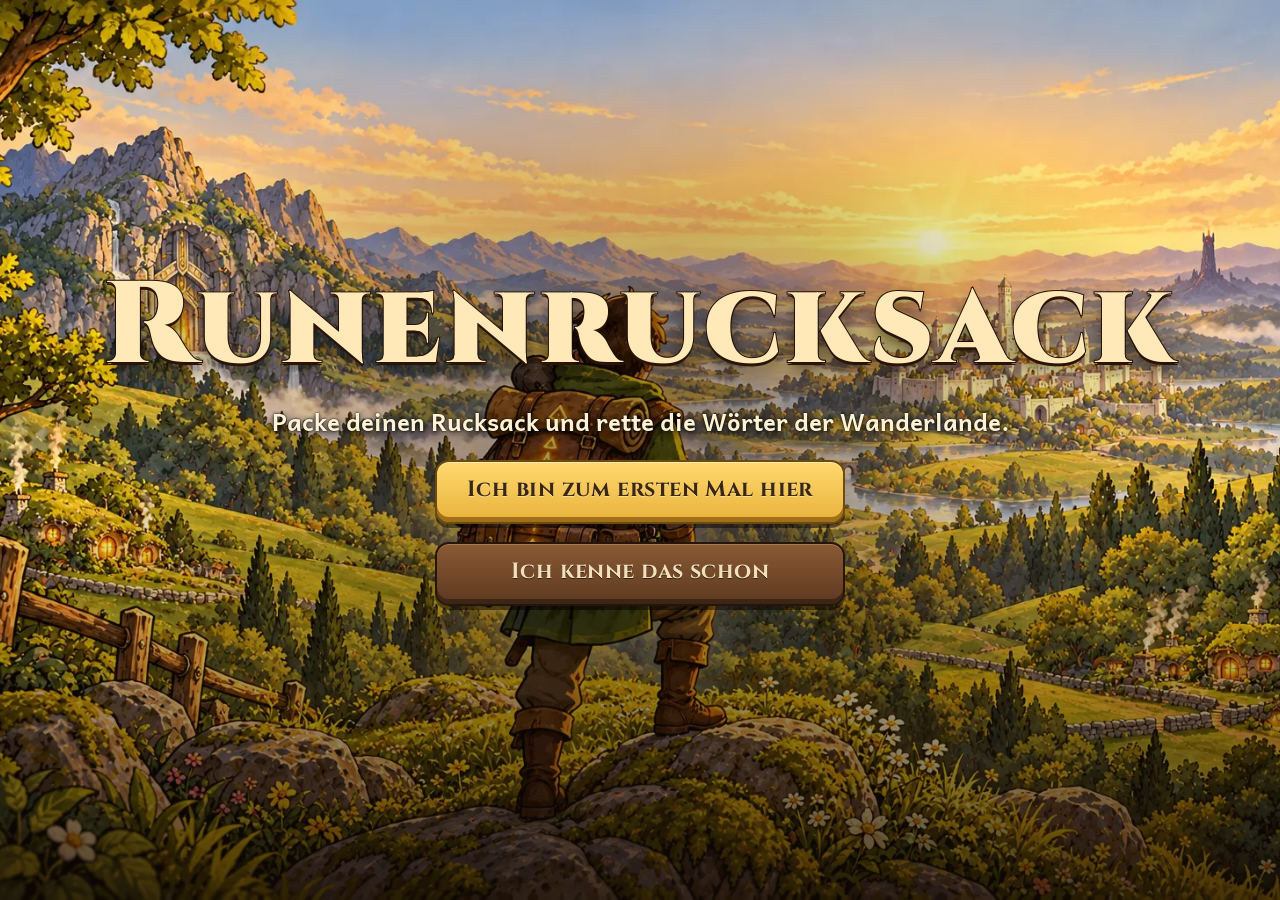
<file: index.html>
<!doctype html>
<html lang="de">
<head>
  <meta charset="utf-8">
  <meta name="viewport" content="width=device-width, initial-scale=1, maximum-scale=1, user-scalable=no, viewport-fit=cover">
  <title>Runenrucksack</title>
  <meta name="description" content="Ein Fantasy-Backpack-Battler fürs iPad.">
  <meta name="theme-color" content="#2b1d14">
  <meta name="apple-mobile-web-app-capable" content="yes">
  <meta name="mobile-web-app-capable" content="yes">
  <meta name="apple-mobile-web-app-status-bar-style" content="black-translucent">
  <meta name="apple-mobile-web-app-title" content="Runenrucksack">
  <link rel="manifest" href="manifest.webmanifest">
  <link rel="icon" href="icons/icon-192.png" type="image/png">
  <link rel="apple-touch-icon" href="icons/apple-touch-icon.png">
  <link rel="stylesheet" href="schrift/schrift.css">
  <link rel="stylesheet" href="style.css">
  <link rel="stylesheet" href="gestaltung.css">
</head>
<body>
  <!-- Startbildschirm: Das Titelbild ist der Bildschirm, darauf nur Schriftzug, Untertitel und wenige große Knöpfe -->
  <section id="start" class="screen">
    <img class="start-bild" src="assets/titelbild.webp" alt="" onerror="this.remove()">
    <div class="start-mitte">
      <h1 class="logo-schrift">Runenrucksack</h1>
      <p class="start-unter">Packe deinen Rucksack und rette die Wörter der Wanderlande.</p>
      <!-- Erst fragen: Mehrere Kinder teilen sich oft ein iPad. -->
      <div class="start-ask" id="start-ask">
        <button id="btn-first" class="btn big primary">Ich bin zum ersten Mal hier</button>
        <button id="btn-known" class="btn big">Ich kenne das schon</button>
      </div>
      <div class="start-menu" id="start-menu" hidden>
        <div class="start-haupt">
          <button id="btn-continue" class="btn big primary" hidden>Weiterspielen</button>
          <button id="btn-new" class="btn big">Neuer Lauf</button>
        </div>
        <button id="btn-woche" class="woche-knopf" data-tut="woche"></button>
        <div class="start-rang" id="start-rang"></div>
        <div class="start-runde">
          <button id="btn-code-ein" class="symbolknopf"><span class="btn rund"><img class="sym" src="assets/ui/symbole/schloss.webp" alt=""></span><small>Heldencode</small></button>
          <button id="btn-buch" class="symbolknopf"><span class="btn rund"><img class="sym" src="assets/ui/symbole/buch.webp" alt=""></span><small>Buch</small></button>
          <button id="btn-sammlung" class="symbolknopf"><span class="btn rund"><img class="sym" src="assets/ui/symbole/pokal.webp" alt=""></span><small>Sammlung</small></button>
          <button id="btn-tutorial" class="symbolknopf"><span class="btn rund"><img class="sym" src="assets/ui/symbole/stern.webp" alt=""></span><small>Tutorial</small></button>
          <button id="btn-help" class="symbolknopf"><span class="btn rund"><img class="sym" src="assets/ui/symbole/menue.webp" alt=""></span><small>So geht's</small></button>
          <button id="btn-lehrkraft" class="symbolknopf"><span class="btn rund"><img class="sym" src="assets/ui/symbole/eule.webp" alt=""></span><small>Lehrkraft</small></button>
        </div>
        <button id="btn-neu-beginnen" class="btn small quick-no">Neu beginnen …</button>
      </div>
    </div>
  </section>

  <!-- Figurenwahl -->
  <section id="heroes" class="screen" hidden>
    <div class="heroes-wrap">
      <h1 class="titel-gross figuren-titel">Wähle deine Figur</h1>
      <div class="figur-reihe" id="hero-cards"></div>
      <div class="figur-detail tafel" id="figur-detail" hidden></div>
    </div>
  </section>

  <!-- Tag: Laden und Rucksack -->
  <section id="game" class="screen" hidden>
    <header class="topbar">
      <div class="brand"><span class="brand-text">Runenrucksack</span></div>
      <div class="stat" id="stat-hero"></div>
      <div class="stat" id="stat-day"></div>
      <div class="stat" id="stat-hearts" data-tut="herzen"></div>
      <div class="stat" id="stat-wins" data-tut="siege"></div>
      <div class="stat gold" id="stat-gold" data-tut="gold" aria-label="Gold"><span class="coin"><img class="sym" src="assets/ui/symbole/gold.webp" alt=""></span><span class="gold-num" id="gold-num">0</span></div>
      <div class="spacer"></div>
      <button id="btn-buch-spiel" class="btn icon" aria-label="Buch der Wörter" data-tut="buch"><img class="sym" src="assets/ui/symbole/buch.webp" alt=""></button>
      <button id="btn-menu" class="btn menue-knopf" data-tut="menue"><img class="sym" src="assets/ui/symbole/menue.webp" alt=""> Menü</button>
      <button id="btn-fight" class="btn primary fight" data-tut="kampf"><img class="sym" src="assets/ui/symbole/kampf.webp" alt=""> Zum Kampf</button>
    </header>

    <main class="board">
      <section class="panel bag-panel" data-tut="rucksack">
        <h2>Rucksack</h2>
        <div class="grid" id="grid-bag" data-area="bag"></div>
      </section>
      <section class="panel store-panel" data-tut="lager">
        <h2>Lager <span class="hint">wirkt nicht im Kampf</span></h2>
        <div class="grid store" id="grid-store" data-area="store"></div>
      </section>
      <aside class="panel info-panel" id="info" data-tut="info"></aside>
      <section class="panel shop-panel" id="shop" data-tut="laden">
        <div class="shop-head">
          <h2>Laden</h2>
          <button id="haendler-stufe" class="haendler-stufe" data-tut="haendler" aria-label="Händler-Vertrauen"></button>
          <button id="amboss" class="amboss-stand" data-tut="schmied" aria-label="Schmied: Gegenstand auf den Amboss ziehen"><span class="amboss"></span></button>
          <span class="shop-gold" id="shop-gold" data-tut="ladengold"><img class="sym" src="assets/ui/symbole/gold.webp" alt=""> <b id="shop-gold-num">0</b></span>
          <button id="btn-vertrauen" class="btn" data-tut="vertrauen"><span class="lang">Händler-Vertrauen erhöhen</span><span class="kurz">Vertrauen</span> <span class="price"></span></button>
          <button id="btn-reroll" class="btn"><img class="sym" src="assets/ui/symbole/wuerfel.webp" alt=""> Neu würfeln <span class="price">1 <img class="sym klein" src="assets/ui/symbole/gold.webp" alt=""></span></button>
        </div>
        <div class="shop-slots" id="shop-slots"></div>
        <div class="sell-hint">Hierher ziehen zum Verkaufen</div>
      </section>
    </main>
  </section>

  <!-- Nacht: Kampf -->
  <section id="battle" class="screen" hidden>
    <header class="topbar">
      <div class="brand" id="battle-title">Nacht</div>
      <div class="stat" id="battle-time">0,0 s</div>
      <div class="stat gold" id="battle-gold"></div>
      <div class="spacer"></div>
      <div class="speed" id="speed" data-tut="tempo">
        <button class="btn" data-speed="1">1×</button>
        <button class="btn" data-speed="2">2×</button>
        <button class="btn" data-speed="4">4×</button>
      </div>
      <button id="btn-skip" class="btn small">Überspringen</button>
      <button id="btn-menu-kampf" class="btn menue-knopf"><img class="sym" src="assets/ui/symbole/menue.webp" alt=""> Menü</button>
    </header>
    <main class="arena">
      <div class="fighter" id="fighter-player" data-tut="kampf-rucksack"></div>
      <div class="versus">
        <div class="vs">VS</div>
        <button id="btn-start-battle" class="btn big primary">Los!</button>
      </div>
      <div class="fighter" id="fighter-enemy" data-tut="kampf-gegner"></div>
    </main>
  </section>

  <div id="modal" class="modal" hidden>
    <div class="modal-card" id="modal-card" data-tut="fenster"></div>
  </div>
  <div id="toast" class="toast" hidden></div>
  <div id="rotate-hint" class="rotate-hint">
    <img class="sym gross" src="assets/ui/symbole/karte.webp" alt="">
    <p class="titel">Bitte dreh dein iPad</p>
    <p>Runenrucksack spielt man im Querformat.</p>
  </div>

  <script type="module" src="js/main.js"></script>
</body>
</html>
</file>
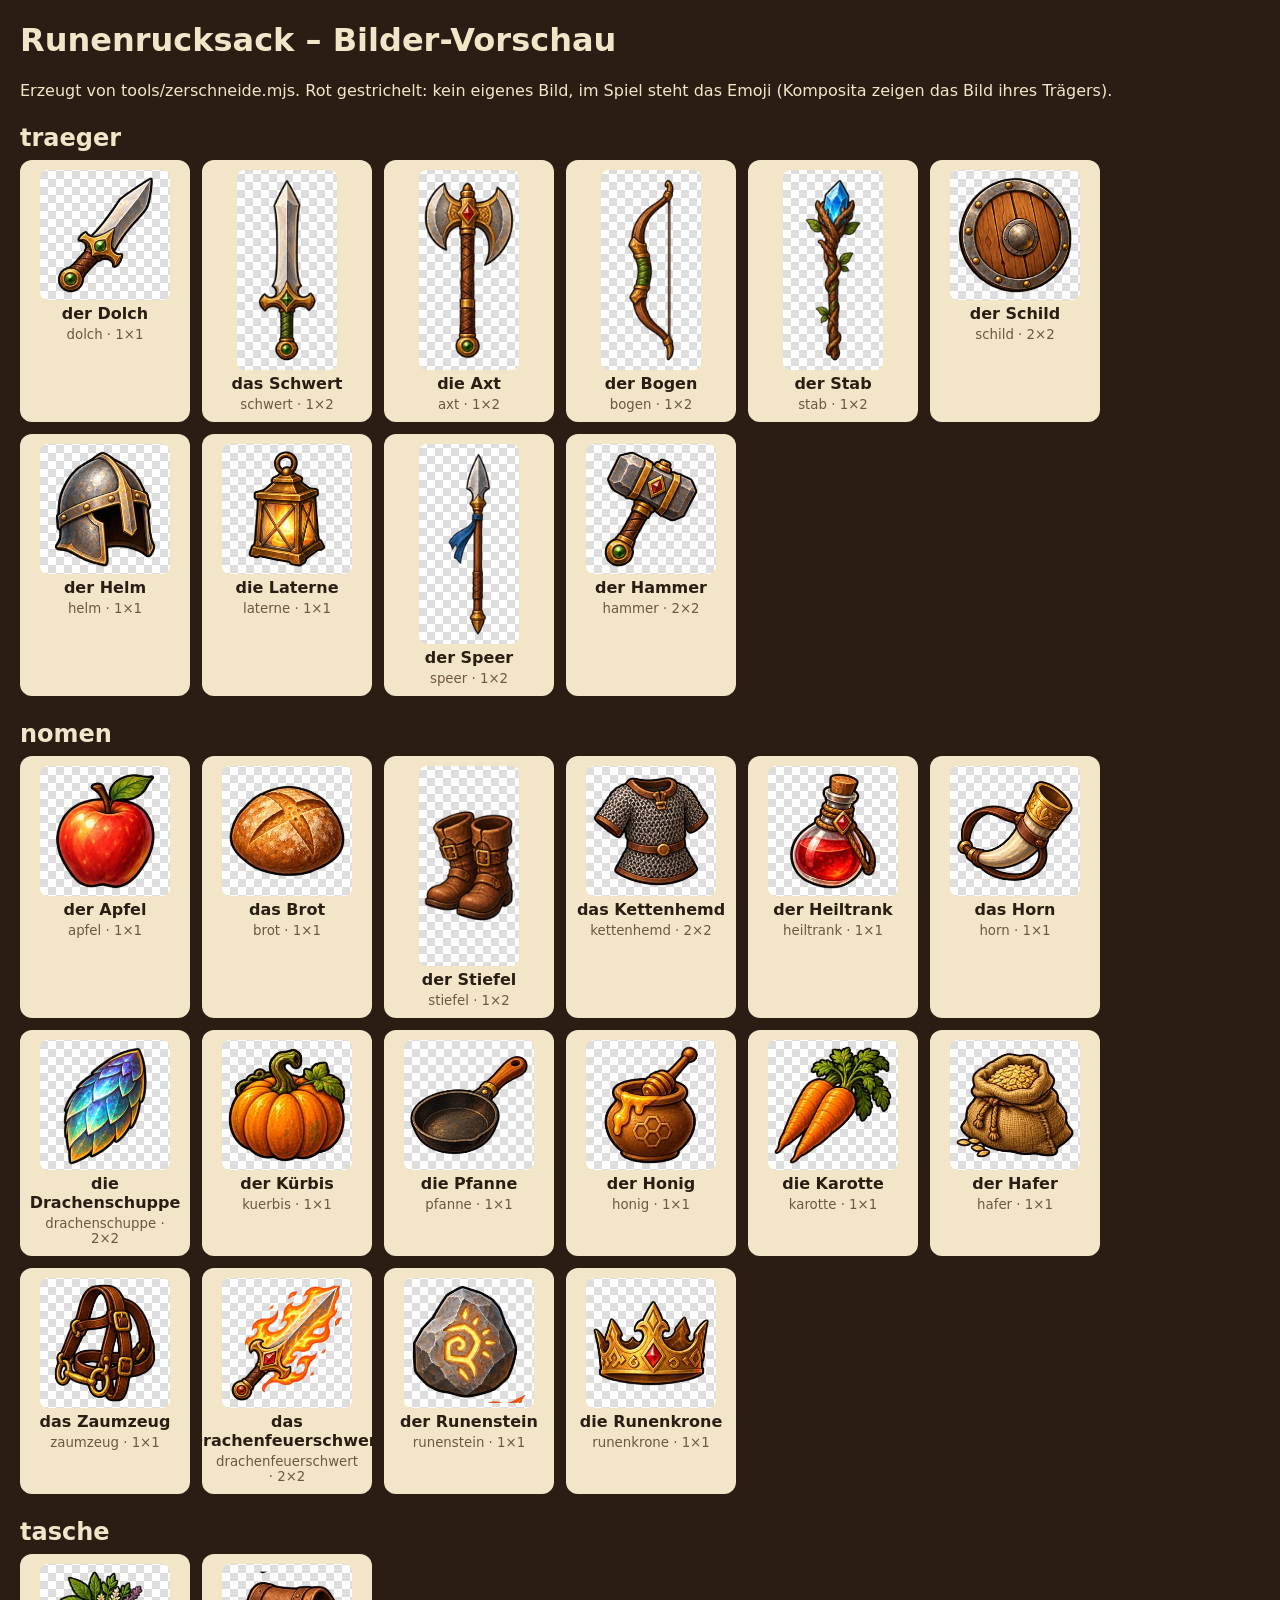
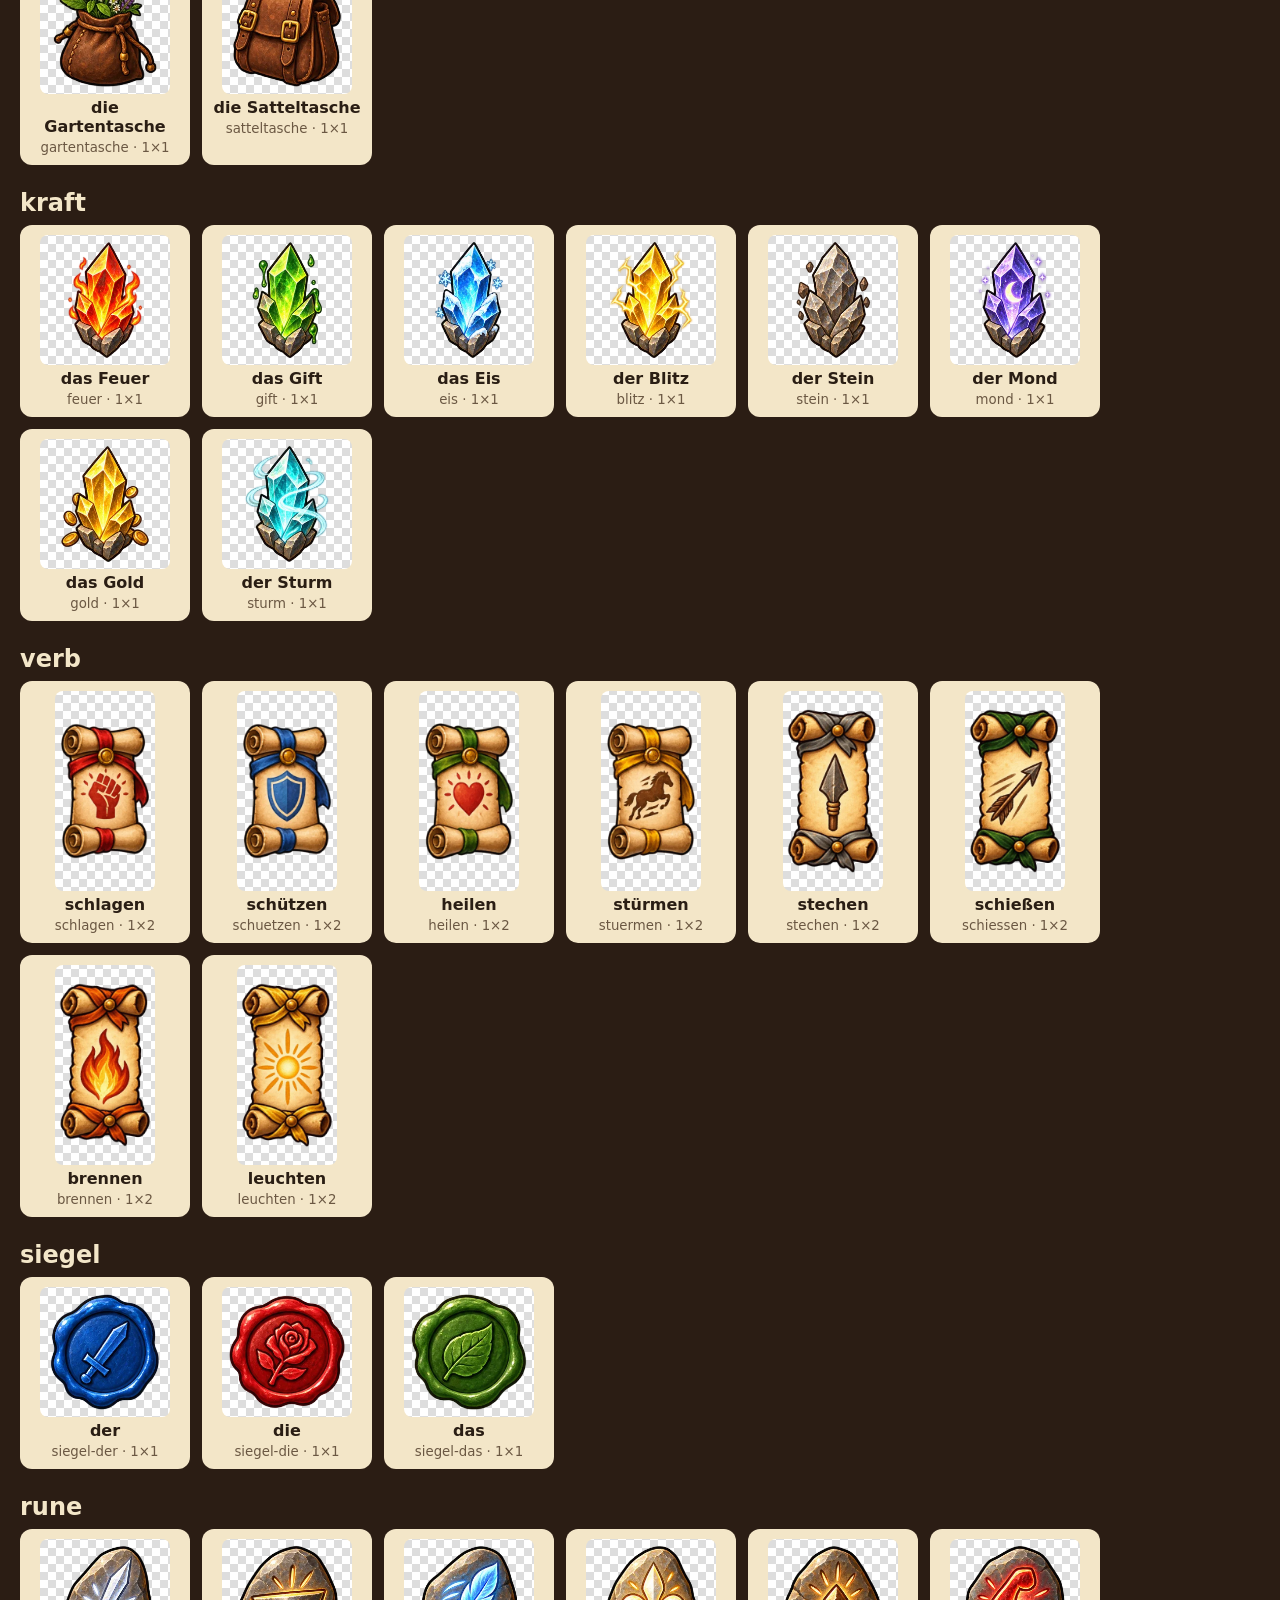
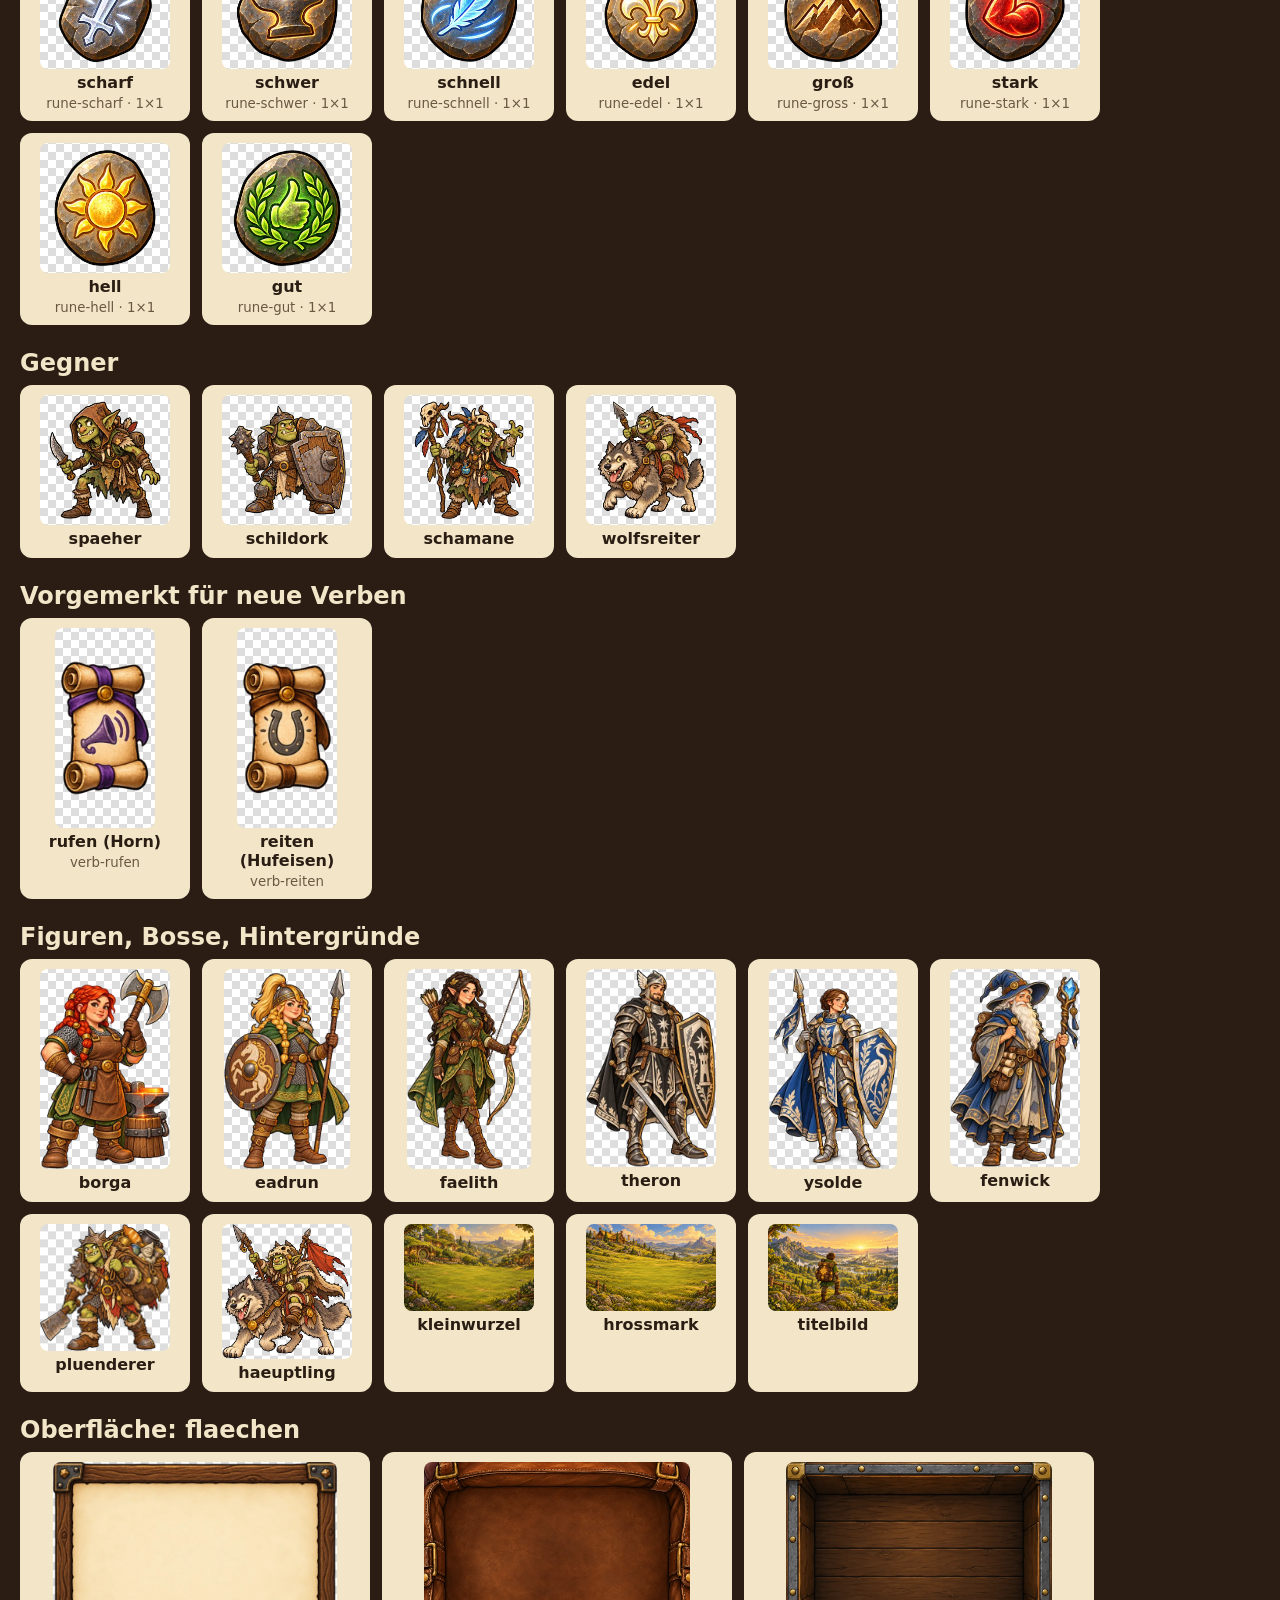
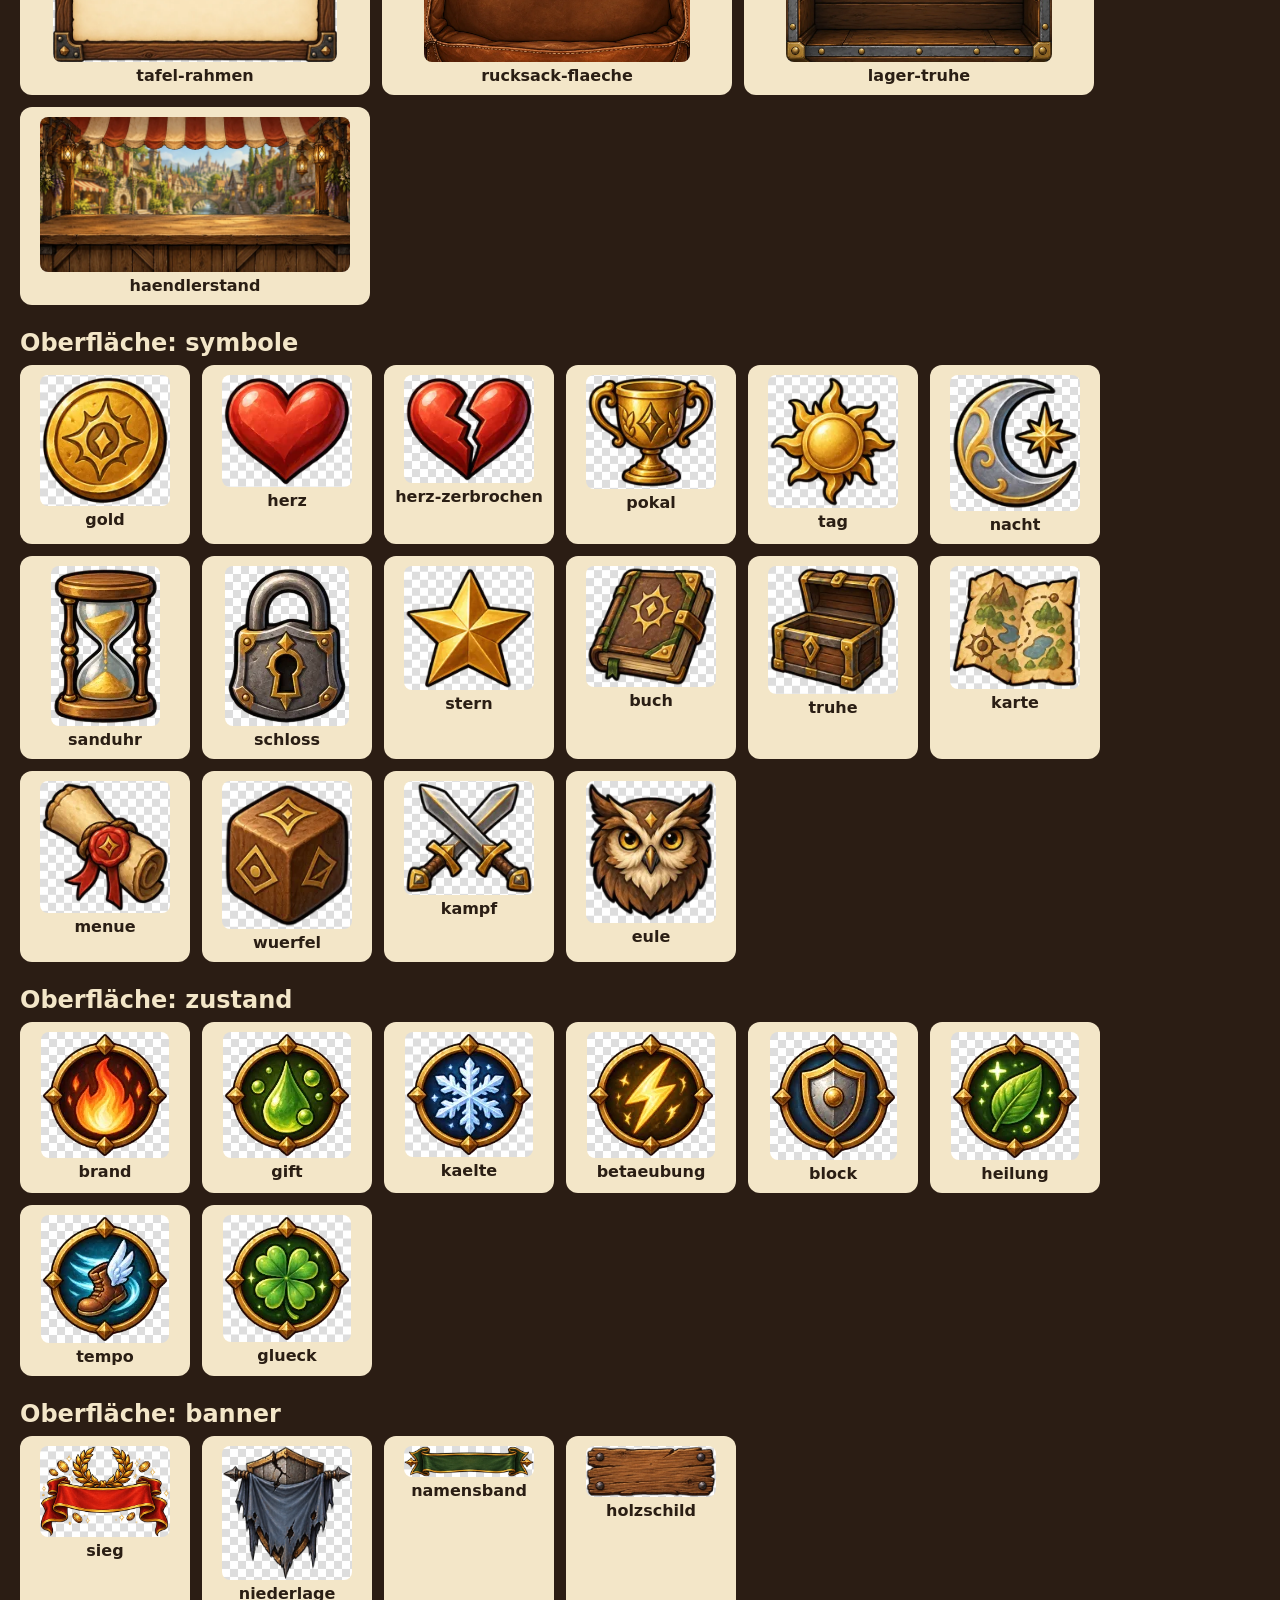
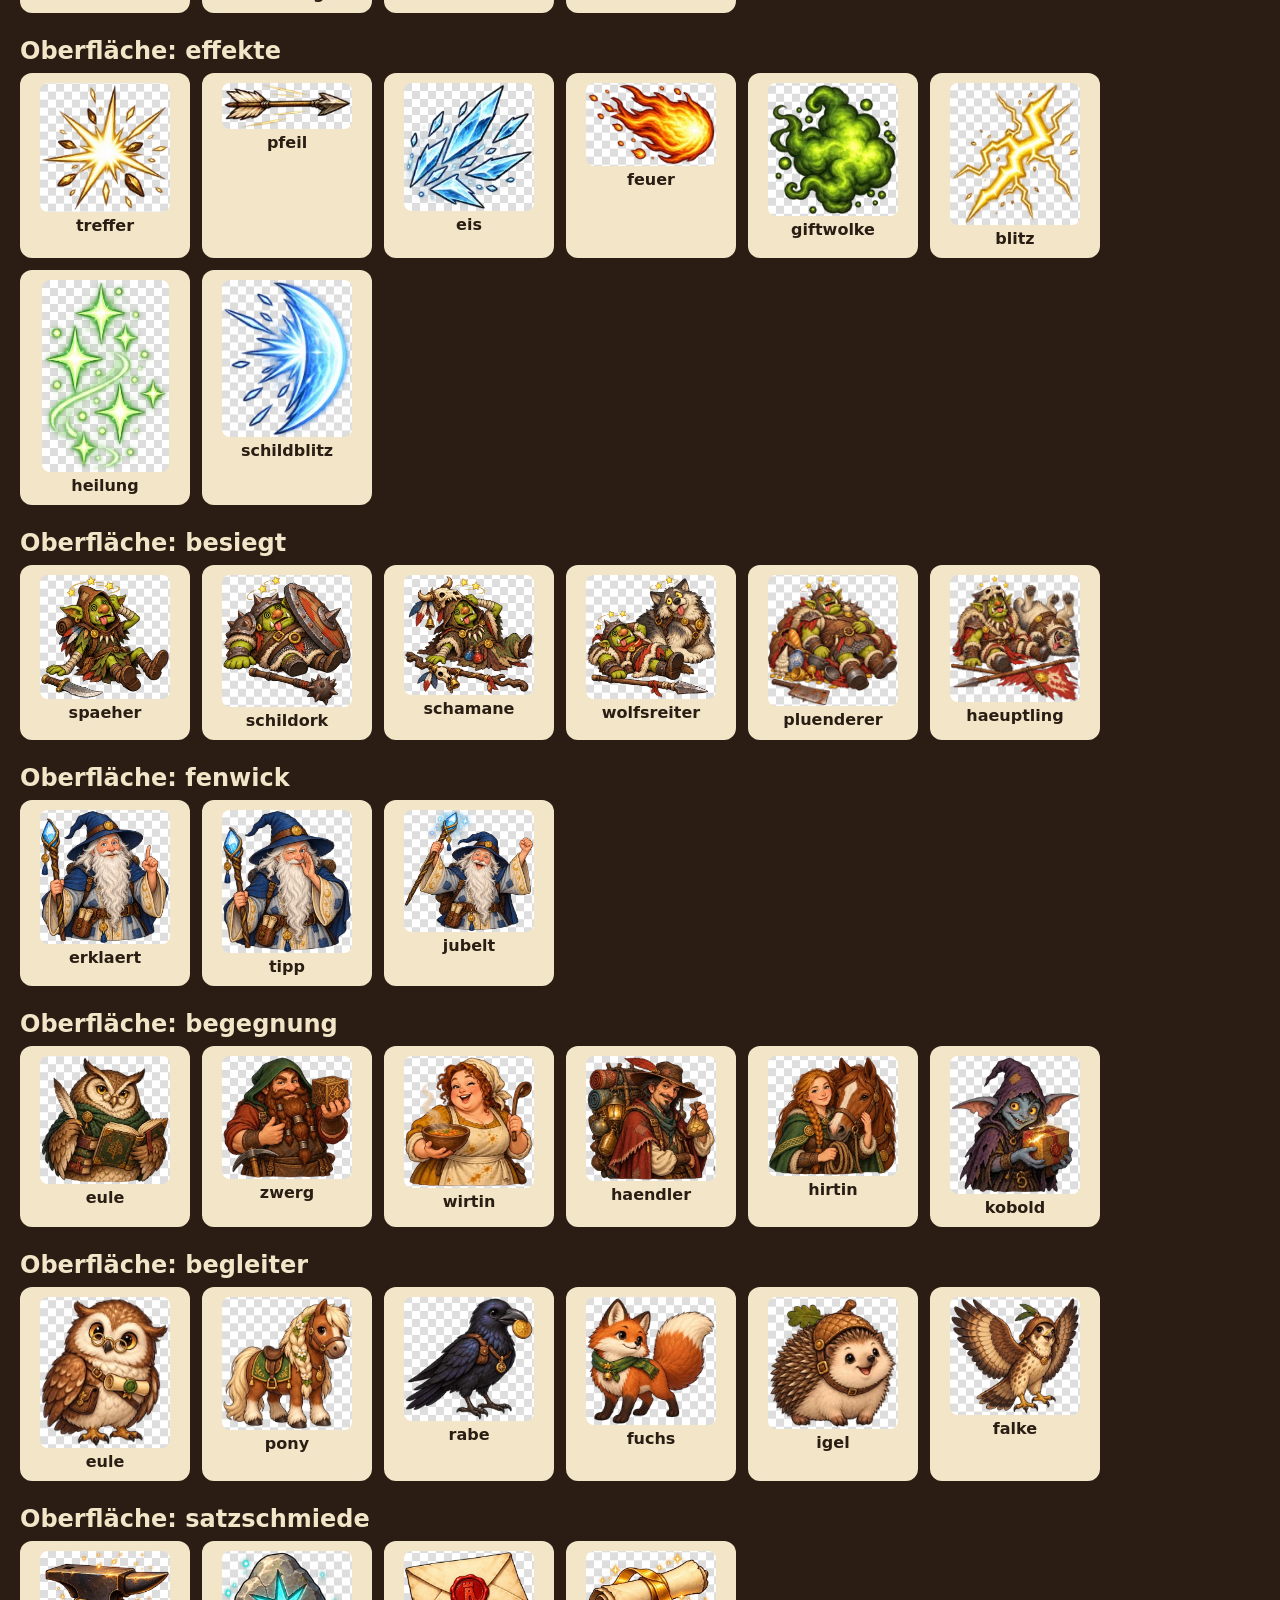
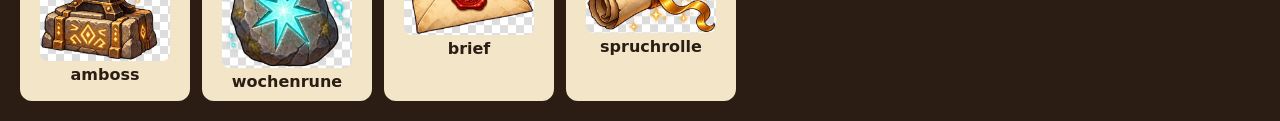
<file: assets/vorschau.html>
<!doctype html><html lang="de"><head><meta charset="utf-8"><title>Bilder-Vorschau</title>
<style>body{font-family:system-ui,sans-serif;background:#2b1d14;color:#f3e6c8;margin:20px}h2{margin:24px 0 8px}
.raster{display:flex;flex-wrap:wrap;gap:12px}.karte{background:#f3e6c8;color:#2a1e14;border-radius:12px;padding:10px;width:150px;display:flex;flex-direction:column;align-items:center;gap:4px;text-align:center}
.karte img{max-width:130px;max-height:200px;background:repeating-conic-gradient(#ddd 0 25%,#fff 0 50%) 0/16px 16px;border-radius:8px}
.karte.breit{width:330px}.karte.breit img{max-width:310px}.karte.fehlt{opacity:.75;outline:2px dashed #c8423a}.emoji{font-size:64px}small{color:#6b5843}</style></head><body>
<h1>Runenrucksack – Bilder-Vorschau</h1><p>Erzeugt von tools/zerschneide.mjs. Rot gestrichelt: kein eigenes Bild, im Spiel steht das Emoji (Komposita zeigen das Bild ihres Trägers).</p>
<h2>traeger</h2><div class="raster"><div class="karte"><img src="items/dolch.webp" alt="">
      <b>der Dolch</b><small>dolch · 1×1</small></div><div class="karte"><img src="items/schwert.webp" alt="">
      <b>das Schwert</b><small>schwert · 1×2</small></div><div class="karte"><img src="items/axt.webp" alt="">
      <b>die Axt</b><small>axt · 1×2</small></div><div class="karte"><img src="items/bogen.webp" alt="">
      <b>der Bogen</b><small>bogen · 1×2</small></div><div class="karte"><img src="items/stab.webp" alt="">
      <b>der Stab</b><small>stab · 1×2</small></div><div class="karte"><img src="items/schild.webp" alt="">
      <b>der Schild</b><small>schild · 2×2</small></div><div class="karte"><img src="items/helm.webp" alt="">
      <b>der Helm</b><small>helm · 1×1</small></div><div class="karte"><img src="items/laterne.webp" alt="">
      <b>die Laterne</b><small>laterne · 1×1</small></div><div class="karte"><img src="items/speer.webp" alt="">
      <b>der Speer</b><small>speer · 1×2</small></div><div class="karte"><img src="items/hammer.webp" alt="">
      <b>der Hammer</b><small>hammer · 2×2</small></div></div><h2>nomen</h2><div class="raster"><div class="karte"><img src="items/apfel.webp" alt="">
      <b>der Apfel</b><small>apfel · 1×1</small></div><div class="karte"><img src="items/brot.webp" alt="">
      <b>das Brot</b><small>brot · 1×1</small></div><div class="karte"><img src="items/stiefel.webp" alt="">
      <b>der Stiefel</b><small>stiefel · 1×2</small></div><div class="karte"><img src="items/kettenhemd.webp" alt="">
      <b>das Kettenhemd</b><small>kettenhemd · 2×2</small></div><div class="karte"><img src="items/heiltrank.webp" alt="">
      <b>der Heiltrank</b><small>heiltrank · 1×1</small></div><div class="karte"><img src="items/horn.webp" alt="">
      <b>das Horn</b><small>horn · 1×1</small></div><div class="karte"><img src="items/drachenschuppe.webp" alt="">
      <b>die Drachenschuppe</b><small>drachenschuppe · 2×2</small></div><div class="karte"><img src="items/kuerbis.webp" alt="">
      <b>der Kürbis</b><small>kuerbis · 1×1</small></div><div class="karte"><img src="items/pfanne.webp" alt="">
      <b>die Pfanne</b><small>pfanne · 1×1</small></div><div class="karte"><img src="items/honig.webp" alt="">
      <b>der Honig</b><small>honig · 1×1</small></div><div class="karte"><img src="items/karotte.webp" alt="">
      <b>die Karotte</b><small>karotte · 1×1</small></div><div class="karte"><img src="items/hafer.webp" alt="">
      <b>der Hafer</b><small>hafer · 1×1</small></div><div class="karte"><img src="items/zaumzeug.webp" alt="">
      <b>das Zaumzeug</b><small>zaumzeug · 1×1</small></div><div class="karte"><img src="items/drachenfeuerschwert.webp" alt="">
      <b>das Drachenfeuerschwert</b><small>drachenfeuerschwert · 2×2</small></div><div class="karte"><img src="items/runenstein.webp" alt="">
      <b>der Runenstein</b><small>runenstein · 1×1</small></div><div class="karte"><img src="items/runenkrone.webp" alt="">
      <b>die Runenkrone</b><small>runenkrone · 1×1</small></div></div><h2>tasche</h2><div class="raster"><div class="karte"><img src="items/gartentasche.webp" alt="">
      <b>die Gartentasche</b><small>gartentasche · 1×1</small></div><div class="karte"><img src="items/satteltasche.webp" alt="">
      <b>die Satteltasche</b><small>satteltasche · 1×1</small></div></div><h2>kraft</h2><div class="raster"><div class="karte"><img src="items/feuer.webp" alt="">
      <b>das Feuer</b><small>feuer · 1×1</small></div><div class="karte"><img src="items/gift.webp" alt="">
      <b>das Gift</b><small>gift · 1×1</small></div><div class="karte"><img src="items/eis.webp" alt="">
      <b>das Eis</b><small>eis · 1×1</small></div><div class="karte"><img src="items/blitz.webp" alt="">
      <b>der Blitz</b><small>blitz · 1×1</small></div><div class="karte"><img src="items/stein.webp" alt="">
      <b>der Stein</b><small>stein · 1×1</small></div><div class="karte"><img src="items/mond.webp" alt="">
      <b>der Mond</b><small>mond · 1×1</small></div><div class="karte"><img src="items/gold.webp" alt="">
      <b>das Gold</b><small>gold · 1×1</small></div><div class="karte"><img src="items/sturm.webp" alt="">
      <b>der Sturm</b><small>sturm · 1×1</small></div></div><h2>verb</h2><div class="raster"><div class="karte"><img src="items/schlagen.webp" alt="">
      <b>schlagen</b><small>schlagen · 1×2</small></div><div class="karte"><img src="items/schuetzen.webp" alt="">
      <b>schützen</b><small>schuetzen · 1×2</small></div><div class="karte"><img src="items/heilen.webp" alt="">
      <b>heilen</b><small>heilen · 1×2</small></div><div class="karte"><img src="items/stuermen.webp" alt="">
      <b>stürmen</b><small>stuermen · 1×2</small></div><div class="karte"><img src="items/stechen.webp" alt="">
      <b>stechen</b><small>stechen · 1×2</small></div><div class="karte"><img src="items/schiessen.webp" alt="">
      <b>schießen</b><small>schiessen · 1×2</small></div><div class="karte"><img src="items/brennen.webp" alt="">
      <b>brennen</b><small>brennen · 1×2</small></div><div class="karte"><img src="items/leuchten.webp" alt="">
      <b>leuchten</b><small>leuchten · 1×2</small></div></div><h2>siegel</h2><div class="raster"><div class="karte"><img src="items/siegel-der.webp" alt="">
      <b>der</b><small>siegel-der · 1×1</small></div><div class="karte"><img src="items/siegel-die.webp" alt="">
      <b>die</b><small>siegel-die · 1×1</small></div><div class="karte"><img src="items/siegel-das.webp" alt="">
      <b>das</b><small>siegel-das · 1×1</small></div></div><h2>rune</h2><div class="raster"><div class="karte"><img src="items/rune-scharf.webp" alt="">
      <b>scharf</b><small>rune-scharf · 1×1</small></div><div class="karte"><img src="items/rune-schwer.webp" alt="">
      <b>schwer</b><small>rune-schwer · 1×1</small></div><div class="karte"><img src="items/rune-schnell.webp" alt="">
      <b>schnell</b><small>rune-schnell · 1×1</small></div><div class="karte"><img src="items/rune-edel.webp" alt="">
      <b>edel</b><small>rune-edel · 1×1</small></div><div class="karte"><img src="items/rune-gross.webp" alt="">
      <b>groß</b><small>rune-gross · 1×1</small></div><div class="karte"><img src="items/rune-stark.webp" alt="">
      <b>stark</b><small>rune-stark · 1×1</small></div><div class="karte"><img src="items/rune-hell.webp" alt="">
      <b>hell</b><small>rune-hell · 1×1</small></div><div class="karte"><img src="items/rune-gut.webp" alt="">
      <b>gut</b><small>rune-gut · 1×1</small></div></div>
<h2>Gegner</h2><div class="raster"><div class="karte"><img src="gegner/spaeher.webp"><b>spaeher</b></div><div class="karte"><img src="gegner/schildork.webp"><b>schildork</b></div><div class="karte"><img src="gegner/schamane.webp"><b>schamane</b></div><div class="karte"><img src="gegner/wolfsreiter.webp"><b>wolfsreiter</b></div></div>
<h2>Vorgemerkt für neue Verben</h2><div class="raster"><div class="karte"><img src="items/verb-rufen.webp"><b>rufen (Horn)</b><small>verb-rufen</small></div><div class="karte"><img src="items/verb-reiten.webp"><b>reiten (Hufeisen)</b><small>verb-reiten</small></div></div>
<h2>Figuren, Bosse, Hintergründe</h2><div class="raster"><div class="karte"><img src="figur-borga.webp"><b>borga</b></div><div class="karte"><img src="figur-eadrun.webp"><b>eadrun</b></div><div class="karte"><img src="figur-faelith.webp"><b>faelith</b></div><div class="karte"><img src="figur-theron.webp"><b>theron</b></div><div class="karte"><img src="figur-ysolde.webp"><b>ysolde</b></div><div class="karte"><img src="figur-fenwick.webp"><b>fenwick</b></div><div class="karte"><img src="boss-pluenderer.webp"><b>pluenderer</b></div><div class="karte"><img src="boss-wolfsreiter.webp"><b>haeuptling</b></div><div class="karte"><img src="hintergrund-kleinwurzel.webp"><b>kleinwurzel</b></div><div class="karte"><img src="hintergrund-hrossmark.webp"><b>hrossmark</b></div><div class="karte"><img src="titelbild.webp"><b>titelbild</b></div></div>
<h2>Oberfläche: flaechen</h2><div class="raster"><div class="karte breit"><img src="ui/tafel-rahmen.webp"><b>tafel-rahmen</b></div><div class="karte breit"><img src="ui/rucksack-flaeche.webp"><b>rucksack-flaeche</b></div><div class="karte breit"><img src="ui/lager-truhe.webp"><b>lager-truhe</b></div><div class="karte breit"><img src="ui/haendlerstand.webp"><b>haendlerstand</b></div></div><h2>Oberfläche: symbole</h2><div class="raster"><div class="karte"><img src="ui/symbole/gold.webp"><b>gold</b></div><div class="karte"><img src="ui/symbole/herz.webp"><b>herz</b></div><div class="karte"><img src="ui/symbole/herz-zerbrochen.webp"><b>herz-zerbrochen</b></div><div class="karte"><img src="ui/symbole/pokal.webp"><b>pokal</b></div><div class="karte"><img src="ui/symbole/tag.webp"><b>tag</b></div><div class="karte"><img src="ui/symbole/nacht.webp"><b>nacht</b></div><div class="karte"><img src="ui/symbole/sanduhr.webp"><b>sanduhr</b></div><div class="karte"><img src="ui/symbole/schloss.webp"><b>schloss</b></div><div class="karte"><img src="ui/symbole/stern.webp"><b>stern</b></div><div class="karte"><img src="ui/symbole/buch.webp"><b>buch</b></div><div class="karte"><img src="ui/symbole/truhe.webp"><b>truhe</b></div><div class="karte"><img src="ui/symbole/karte.webp"><b>karte</b></div><div class="karte"><img src="ui/symbole/menue.webp"><b>menue</b></div><div class="karte"><img src="ui/symbole/wuerfel.webp"><b>wuerfel</b></div><div class="karte"><img src="ui/symbole/kampf.webp"><b>kampf</b></div><div class="karte"><img src="ui/symbole/eule.webp"><b>eule</b></div></div><h2>Oberfläche: zustand</h2><div class="raster"><div class="karte"><img src="ui/zustand/brand.webp"><b>brand</b></div><div class="karte"><img src="ui/zustand/gift.webp"><b>gift</b></div><div class="karte"><img src="ui/zustand/kaelte.webp"><b>kaelte</b></div><div class="karte"><img src="ui/zustand/betaeubung.webp"><b>betaeubung</b></div><div class="karte"><img src="ui/zustand/block.webp"><b>block</b></div><div class="karte"><img src="ui/zustand/heilung.webp"><b>heilung</b></div><div class="karte"><img src="ui/zustand/tempo.webp"><b>tempo</b></div><div class="karte"><img src="ui/zustand/glueck.webp"><b>glueck</b></div></div><h2>Oberfläche: banner</h2><div class="raster"><div class="karte"><img src="ui/banner/sieg.webp"><b>sieg</b></div><div class="karte"><img src="ui/banner/niederlage.webp"><b>niederlage</b></div><div class="karte"><img src="ui/banner/namensband.webp"><b>namensband</b></div><div class="karte"><img src="ui/banner/holzschild.webp"><b>holzschild</b></div></div><h2>Oberfläche: effekte</h2><div class="raster"><div class="karte"><img src="ui/effekte/treffer.webp"><b>treffer</b></div><div class="karte"><img src="ui/effekte/pfeil.webp"><b>pfeil</b></div><div class="karte"><img src="ui/effekte/eis.webp"><b>eis</b></div><div class="karte"><img src="ui/effekte/feuer.webp"><b>feuer</b></div><div class="karte"><img src="ui/effekte/giftwolke.webp"><b>giftwolke</b></div><div class="karte"><img src="ui/effekte/blitz.webp"><b>blitz</b></div><div class="karte"><img src="ui/effekte/heilung.webp"><b>heilung</b></div><div class="karte"><img src="ui/effekte/schildblitz.webp"><b>schildblitz</b></div></div><h2>Oberfläche: besiegt</h2><div class="raster"><div class="karte"><img src="ui/besiegt/spaeher.webp"><b>spaeher</b></div><div class="karte"><img src="ui/besiegt/schildork.webp"><b>schildork</b></div><div class="karte"><img src="ui/besiegt/schamane.webp"><b>schamane</b></div><div class="karte"><img src="ui/besiegt/wolfsreiter.webp"><b>wolfsreiter</b></div><div class="karte"><img src="ui/besiegt/pluenderer.webp"><b>pluenderer</b></div><div class="karte"><img src="ui/besiegt/haeuptling.webp"><b>haeuptling</b></div></div><h2>Oberfläche: fenwick</h2><div class="raster"><div class="karte"><img src="ui/fenwick/erklaert.webp"><b>erklaert</b></div><div class="karte"><img src="ui/fenwick/tipp.webp"><b>tipp</b></div><div class="karte"><img src="ui/fenwick/jubelt.webp"><b>jubelt</b></div></div><h2>Oberfläche: begegnung</h2><div class="raster"><div class="karte"><img src="ui/begegnung/eule.webp"><b>eule</b></div><div class="karte"><img src="ui/begegnung/zwerg.webp"><b>zwerg</b></div><div class="karte"><img src="ui/begegnung/wirtin.webp"><b>wirtin</b></div><div class="karte"><img src="ui/begegnung/haendler.webp"><b>haendler</b></div><div class="karte"><img src="ui/begegnung/hirtin.webp"><b>hirtin</b></div><div class="karte"><img src="ui/begegnung/kobold.webp"><b>kobold</b></div></div><h2>Oberfläche: begleiter</h2><div class="raster"><div class="karte"><img src="ui/begleiter/eule.webp"><b>eule</b></div><div class="karte"><img src="ui/begleiter/pony.webp"><b>pony</b></div><div class="karte"><img src="ui/begleiter/rabe.webp"><b>rabe</b></div><div class="karte"><img src="ui/begleiter/fuchs.webp"><b>fuchs</b></div><div class="karte"><img src="ui/begleiter/igel.webp"><b>igel</b></div><div class="karte"><img src="ui/begleiter/falke.webp"><b>falke</b></div></div><h2>Oberfläche: satzschmiede</h2><div class="raster"><div class="karte"><img src="ui/satzschmiede/amboss.webp"><b>amboss</b></div><div class="karte"><img src="ui/satzschmiede/wochenrune.webp"><b>wochenrune</b></div><div class="karte"><img src="ui/satzschmiede/brief.webp"><b>brief</b></div><div class="karte"><img src="ui/satzschmiede/spruchrolle.webp"><b>spruchrolle</b></div></div>
</body></html>
</file>
<file: schrift/schrift.css>
/* Schriften liegen im Projekt – nichts wird von Google oder anderen Servern geladen.
   Andika (SIL, sehr gut lesbar für Kinder) als Leseschrift, Cinzel als Titelschrift.
   Beide unter der SIL Open Font License 1.1, siehe OFL-Andika.txt und OFL-Cinzel.txt.
   Quelle: npm-Pakete @fontsource/andika und @fontsource/cinzel (Teilmenge „latin“, enthält ä, ö, ü, ß). */
@font-face { font-family: 'Andika'; font-style: normal; font-weight: 400; font-display: swap; src: url('andika-400.woff2') format('woff2'); }
@font-face { font-family: 'Andika'; font-style: normal; font-weight: 700; font-display: swap; src: url('andika-700.woff2') format('woff2'); }
@font-face { font-family: 'Cinzel'; font-style: normal; font-weight: 700; font-display: swap; src: url('cinzel-700.woff2') format('woff2'); }
@font-face { font-family: 'Cinzel'; font-style: normal; font-weight: 900; font-display: swap; src: url('cinzel-900.woff2') format('woff2'); }
</file>
<file: style.css>
:root {
  --cell: 96px;
  --mini: 56px;
  --wood: #2b1d14;
  --wood-2: #3d2a1c;
  --wood-3: #5a3e28;
  --parchment: #f3e6c8;
  --parchment-2: #e6d3a8;
  --ink: #2a1e14;
  --ink-soft: #6b5843;
  --gold: #e0a526;
  --gold-dark: #a8761a;
  --red: #c8423a;
  --green: #4f9a4a;
  --blue: #3f8fd2;
  --purple: #8a52c4;
  --line: #1a110b;
  --radius: 12px;
  --font: "Trebuchet MS", "Segoe UI", system-ui, -apple-system, sans-serif;
  --emoji: "Apple Color Emoji", "Segoe UI Emoji", "Noto Color Emoji", sans-serif;
}

* { box-sizing: border-box; }

html, body {
  margin: 0;
  height: 100%;
  overflow: hidden;
  background: radial-gradient(ellipse at top, var(--bg-top, #4a3322) 0%, var(--bg-bottom, var(--wood)) 75%, #120b07 100%);
  background-attachment: fixed;
  transition: background .6s;
  color: var(--parchment);
  font-family: var(--font);
  -webkit-user-select: none;
  user-select: none;
  -webkit-touch-callout: none;
  -webkit-tap-highlight-color: transparent;
  touch-action: manipulation;
  overscroll-behavior: none;
}

[hidden] { display: none !important; }

.screen {
  position: fixed;
  inset: 0;
  padding: max(10px, env(safe-area-inset-top)) max(14px, env(safe-area-inset-right)) max(10px, env(safe-area-inset-bottom)) max(14px, env(safe-area-inset-left));
  display: flex;
  flex-direction: column;
  gap: 10px;
}

h1, h2 { margin: 0; font-weight: 700; letter-spacing: .02em; }
h2 { font-size: 18px; color: var(--ink); display: flex; align-items: baseline; gap: 8px; }
h2 .hint { font-size: 12px; font-weight: 400; color: var(--ink-soft); }

/* ---------- Buttons ---------- */
.btn {
  font: inherit;
  font-size: 16px;
  font-weight: 700;
  color: var(--ink);
  background: linear-gradient(#f7ecd2, #dcc596);
  border: 2px solid var(--line);
  border-radius: 10px;
  padding: 10px 16px;
  min-height: 44px;
  box-shadow: 0 3px 0 var(--line);
  cursor: pointer;
  touch-action: manipulation;
}
.btn:active { transform: translateY(2px); box-shadow: 0 1px 0 var(--line); }
.btn:disabled { opacity: .45; transform: none; box-shadow: 0 3px 0 var(--line); }
.btn.primary { background: linear-gradient(#f5c757, var(--gold-dark)); }
.btn.danger { background: linear-gradient(#e7867c, #a8342c); color: #fff8ec; }
.btn.big { font-size: 22px; padding: 14px 28px; }
.btn.icon { padding: 8px 14px; font-size: 20px; }
.btn.active { background: linear-gradient(#f5c757, var(--gold-dark)); }
.btn .price { font-weight: 400; margin-left: 4px; }

/* ---------- Start ---------- */
#start { align-items: center; justify-content: center; }
.start-card {
  max-width: 620px;
  text-align: center;
  background: var(--parchment);
  color: var(--ink);
  border: 3px solid var(--line);
  border-radius: 20px;
  padding: 32px 40px;
  box-shadow: 0 10px 40px rgba(0,0,0,.5);
}
.logo { font-family: var(--emoji); font-size: 84px; line-height: 1; }
.start-card h1 { font-size: 46px; margin: 8px 0; color: var(--wood-2); }
.tagline { font-size: 18px; color: var(--ink-soft); margin: 0 0 22px; }
.start-buttons { display: flex; gap: 16px; justify-content: center; margin-bottom: 22px; }
.rules { text-align: left; margin: 0; padding-left: 0; list-style: none; font-size: 16px; line-height: 1.6; color: var(--ink); }

/* ---------- Kopfleiste ---------- */
.topbar {
  display: flex;
  align-items: center;
  gap: 10px;
  min-height: 52px;
  flex: none;
}
.brand { font-size: 20px; font-weight: 700; color: var(--gold); margin-right: 6px; white-space: nowrap; }
.stat {
  background: rgba(0,0,0,.3);
  border: 1px solid rgba(255,255,255,.12);
  border-radius: 999px;
  padding: 8px 14px;
  font-size: 17px;
  font-weight: 700;
  white-space: nowrap;
}
.stat.gold { color: var(--gold); }
.stat.bump { animation: bump .4s; }
.spacer { flex: 1; }
.fight { font-size: 19px; }

/* ---------- Spielfläche ---------- */
.board {
  flex: 1;
  min-height: 0;
  display: grid;
  grid-template-columns: auto auto 1fr;
  grid-template-rows: auto 1fr;
  grid-template-areas: "bag store info" "shop shop info";
  gap: 12px;
}
.panel {
  background: var(--parchment);
  color: var(--ink);
  border: 3px solid var(--line);
  border-radius: var(--radius);
  padding: 10px 12px 12px;
  box-shadow: 0 6px 18px rgba(0,0,0,.35);
  display: flex;
  flex-direction: column;
  gap: 8px;
  min-height: 0;
}
.bag-panel { grid-area: bag; background: linear-gradient(#e8c99a, #d4ad78); }
.store-panel { grid-area: store; background: var(--parchment-2); }
.info-panel { grid-area: info; overflow-y: auto; min-width: 230px; }
.shop-panel { grid-area: shop; position: relative; }

/* ---------- Raster ---------- */
.grid {
  position: relative;
  display: grid;
  grid-template-columns: repeat(var(--cols, 4), var(--cell));
  grid-template-rows: repeat(var(--rows, 3), var(--cell));
  border: 3px solid var(--wood-3);
  border-radius: 10px;
  background: var(--wood-2);
  touch-action: none;
}
.grid .cell {
  border: 1px solid rgba(0,0,0,.35);
  background: rgba(255,240,210,.08);
  box-shadow: inset 0 0 0 1px rgba(255,255,255,.04);
}
.grid.store { background: #6b5a45; border-style: dashed; }
.grid.store .item { filter: saturate(.55); }

.preview {
  position: absolute;
  border-radius: 8px;
  pointer-events: none;
  z-index: 5;
}
.preview.ok { background: rgba(110, 200, 100, .35); outline: 3px solid #6ec864; }
.preview.push { background: rgba(240, 200, 80, .35); outline: 3px solid var(--gold); }
.preview.bad { background: rgba(220, 70, 60, .35); outline: 3px solid var(--red); }

/* ---------- Items ---------- */
.item {
  position: absolute;
  margin: 3px;
  border-radius: 9px;
  border: 3px solid var(--rar, #9a8f7a);
  background: linear-gradient(160deg, #fff6e2, #e9d4a6);
  box-shadow: 0 3px 0 var(--line), inset 0 0 12px rgba(0,0,0,.08);
  display: flex;
  align-items: center;
  justify-content: center;
  overflow: hidden;
  touch-action: none;
  cursor: grab;
  z-index: 2;
}
.item.r-selten { box-shadow: 0 3px 0 var(--line), 0 0 10px rgba(63,143,210,.55); }
.item.r-episch { box-shadow: 0 3px 0 var(--line), 0 0 14px rgba(162,89,217,.7); }
.item.r-legendaer { box-shadow: 0 3px 0 var(--line), 0 0 18px rgba(224,165,38,.9); background: linear-gradient(160deg, #fff4cf, #f0cf7c); }
.item .emoji {
  font-family: var(--emoji);
  line-height: 1;
  pointer-events: none;
  transition: transform .15s;
}
.item .badge {
  position: absolute;
  top: 2px;
  right: 3px;
  font-family: var(--emoji);
  line-height: 1;
  pointer-events: none;
}
.item .label {
  position: absolute;
  left: 0; right: 0; bottom: 1px;
  text-align: center;
  font-size: 11px;
  font-weight: 700;
  color: var(--ink);
  white-space: nowrap;
  overflow: hidden;
  text-overflow: ellipsis;
  padding: 0 3px;
  pointer-events: none;
}
.item .cd {
  position: absolute;
  left: 0; right: 0; bottom: 0;
  height: calc(var(--p, 0) * 100%);
  background: rgba(224,165,38,.35);
  pointer-events: none;
}
.item.selected { outline: 4px solid #fff; outline-offset: 1px; z-index: 3; }
.item.dragging { opacity: .25; }
.item.passive::after {
  content: "passiv";
  position: absolute;
  top: 2px; left: 4px;
  font-size: 9px;
  font-weight: 700;
  color: var(--ink-soft);
  text-transform: uppercase;
}
.item.pulse { animation: pulse .35s ease-out; }
.item.shake { animation: shake .35s; }

.ghost {
  position: fixed;
  margin: 0;
  z-index: 100;
  pointer-events: none;
  opacity: .92;
  transform: scale(1.04);
  box-shadow: 0 12px 24px rgba(0,0,0,.5);
}

/* ---------- Laden ---------- */
.shop-head { display: flex; align-items: center; justify-content: space-between; gap: 10px; }
.shop-head .btn { padding: 6px 14px; min-height: 40px; }
.shop-slots { display: flex; gap: 10px; flex: 1; min-height: 0; align-items: stretch; }
.slot {
  flex: 1;
  position: relative;
  border: 2px dashed var(--ink-soft);
  border-radius: 10px;
  background: rgba(0,0,0,.05);
  display: flex;
  flex-direction: column;
  align-items: center;
  justify-content: center;
  gap: 4px;
  padding: 6px 4px 4px;
  min-width: 0;
}
.slot .holder { position: relative; width: calc(var(--mini) * 2); height: calc(var(--mini) * 2); display: flex; align-items: center; justify-content: center; }
.slot .holder .item { position: relative; margin: 0; }
.slot .price-tag { font-weight: 700; font-size: 16px; }
.slot .price-tag.cant { color: var(--red); }
.slot .lock {
  position: absolute;
  top: 3px; right: 3px;
  width: 36px; height: 36px;
  border-radius: 8px;
  border: 2px solid transparent;
  background: transparent;
  font-size: 18px;
  font-family: var(--emoji);
  opacity: .45;
  padding: 0;
}
.slot .lock.on { opacity: 1; border-color: var(--line); background: var(--gold); }
.slot.empty { color: var(--ink-soft); font-size: 14px; }
.sell-hint {
  position: absolute;
  inset: 0;
  border-radius: 9px;
  background: rgba(200, 66, 58, .85);
  color: #fff;
  font-size: 24px;
  font-weight: 700;
  display: none;
  align-items: center;
  justify-content: center;
  z-index: 4;
  pointer-events: none;
}
.shop-panel.selling .sell-hint { display: flex; }
.shop-panel.selling.hot .sell-hint { background: rgba(200, 66, 58, 1); outline: 4px solid #fff; }

/* ---------- Info ---------- */
.info-head { display: flex; gap: 12px; align-items: center; }
.info-emoji { font-family: var(--emoji); font-size: 52px; line-height: 1; position: relative; }
.info-emoji .badge { position: absolute; right: -8px; top: -6px; font-size: 24px; }
.info-name { font-size: 22px; font-weight: 700; }
.info-name .art { color: var(--ink-soft); font-weight: 400; }
.info-rar { font-size: 13px; font-weight: 700; text-transform: uppercase; letter-spacing: .05em; }
.stats { list-style: none; margin: 0; padding: 0; display: flex; flex-direction: column; gap: 4px; font-size: 16px; }
.stats li { display: flex; justify-content: space-between; border-bottom: 1px dotted rgba(0,0,0,.2); padding: 3px 0; }
.stats li span:first-child { font-family: var(--font); }
.actions { display: flex; flex-direction: column; gap: 8px; margin-top: 4px; }
.muted { color: var(--ink-soft); font-size: 14px; line-height: 1.45; margin: 0; }
.info-panel h3 { margin: 6px 0 2px; font-size: 15px; color: var(--ink-soft); text-transform: uppercase; letter-spacing: .05em; }

/* ---------- Kampf ---------- */
.arena {
  flex: 1;
  min-height: 0;
  display: grid;
  grid-template-columns: 1fr auto 1fr;
  gap: 14px;
  align-items: stretch;
}
.fighter {
  background: var(--parchment);
  color: var(--ink);
  border: 3px solid var(--line);
  border-radius: var(--radius);
  padding: 14px;
  display: flex;
  flex-direction: column;
  align-items: center;
  gap: 10px;
  position: relative;
  min-width: 0;
}
#fighter-enemy { background: linear-gradient(#d9c7a8, #bfa883); }
.f-head { display: flex; align-items: center; gap: 12px; width: 100%; }
.f-portrait { font-family: var(--emoji); font-size: 56px; line-height: 1; position: relative; }
.f-portrait.hit { animation: shake .3s; }
.f-name { font-size: 22px; font-weight: 700; }
.f-armor { font-size: 14px; color: var(--ink-soft); }
.f-armor b { color: var(--red); font-family: "Courier New", monospace; }
.hpbar {
  position: relative;
  width: 100%;
  height: 30px;
  border: 3px solid var(--line);
  border-radius: 999px;
  background: #4a2a22;
  overflow: hidden;
}
.hpbar .fill { position: absolute; inset: 0 auto 0 0; background: linear-gradient(#72c25f, #3f8a35); transition: width .15s; }
.hpbar .text { position: absolute; inset: 0; display: flex; align-items: center; justify-content: center; color: #fff; font-weight: 700; text-shadow: 0 1px 2px #000; }
.f-status { display: flex; gap: 8px; min-height: 30px; flex-wrap: wrap; justify-content: center; }
.chip { background: rgba(0,0,0,.08); border: 2px solid rgba(0,0,0,.2); border-radius: 999px; padding: 2px 10px; font-weight: 700; font-size: 16px; }
.chip.block { border-color: var(--blue); }
.chip.gift { border-color: var(--purple); }
.chip.brand { border-color: var(--red); }
.chip.kaelte { border-color: #6cc3e8; }
.versus { display: flex; flex-direction: column; align-items: center; justify-content: center; gap: 18px; }
.vs { font-size: 40px; font-weight: 900; color: var(--gold); text-shadow: 0 3px 0 var(--line); }
.speed { display: flex; gap: 6px; }
.speed .btn { padding: 8px 12px; }

.floater {
  position: absolute;
  font-size: 28px;
  font-weight: 900;
  pointer-events: none;
  text-shadow: 0 2px 0 #000, 0 0 6px rgba(0,0,0,.6);
  animation: floatUp 1s ease-out forwards;
  z-index: 20;
  white-space: nowrap;
}
.floater.schaden { color: #ff6b5e; }
.floater.block { color: #7cc4ff; }
.floater.heal { color: #8be07a; }
.floater.gift { color: #c48cff; }
.floater.brand { color: #ffa24a; }
.floater.kaelte { color: #a8e8ff; }
.floater.muede { color: #ddd; }

/* ---------- Modal, Toast, Hochformat ---------- */
.modal {
  position: fixed;
  inset: 0;
  background: rgba(10, 6, 3, .7);
  display: flex;
  align-items: center;
  justify-content: center;
  z-index: 200;
}
.modal-card {
  background: var(--parchment);
  color: var(--ink);
  border: 3px solid var(--line);
  border-radius: 18px;
  padding: 26px 34px;
  min-width: 380px;
  max-width: 560px;
  text-align: center;
  box-shadow: 0 16px 50px rgba(0,0,0,.6);
  animation: pop .25s ease-out;
}
.modal-card .big-emoji { font-family: var(--emoji); font-size: 72px; line-height: 1.1; }
.modal-card h2 { justify-content: center; font-size: 30px; margin: 6px 0 10px; }
.modal-card p { font-size: 17px; line-height: 1.5; margin: 6px 0; }
.modal-card .row { display: flex; gap: 12px; justify-content: center; margin-top: 18px; }

.toast {
  position: fixed;
  left: 50%;
  bottom: 28px;
  transform: translateX(-50%);
  background: var(--wood);
  color: var(--parchment);
  border: 2px solid var(--gold);
  border-radius: 999px;
  padding: 12px 22px;
  font-size: 17px;
  font-weight: 700;
  z-index: 300;
  pointer-events: none;
  animation: pop .2s ease-out;
}

.rotate-hint {
  position: fixed;
  inset: 0;
  z-index: 1000;
  background: var(--wood);
  color: var(--parchment);
  display: none;
  flex-direction: column;
  align-items: center;
  justify-content: center;
  font-size: 22px;
  text-align: center;
}
.rotate-hint div { font-family: var(--emoji); font-size: 80px; }
@media (orientation: portrait) and (max-width: 1100px) {
  .rotate-hint { display: flex; }
}

@keyframes pulse { 0% { transform: scale(1); } 40% { transform: scale(1.12); filter: brightness(1.3); } 100% { transform: scale(1); } }
@keyframes shake { 0%,100% { transform: translateX(0); } 25% { transform: translateX(-6px); } 75% { transform: translateX(6px); } }
@keyframes bump { 50% { transform: scale(1.15); } }
@keyframes pop { from { transform: scale(.85); opacity: 0; } to { transform: scale(1); opacity: 1; } }
@keyframes floatUp { from { transform: translateY(0); opacity: 1; } to { transform: translateY(-70px); opacity: 0; } }
.toast { animation: none; }

@media (prefers-reduced-motion: reduce) {
  *, *::before, *::after { animation-duration: .01ms !important; transition: none !important; }
}

/* ---------- Etappe 2: Grammatik ---------- */
.genus {
  display: inline-block;
  min-width: 34px;
  text-align: center;
  padding: 1px 7px;
  border-radius: 999px;
  background: var(--genus);
  color: #fff;
  font-weight: 700;
  font-size: .9em;
  text-shadow: 0 1px 0 rgba(0,0,0,.35);
}

/* Artikel-Siegel */
.item.siegel {
  background: radial-gradient(circle at 35% 30%, color-mix(in srgb, var(--genus) 60%, #fff), var(--genus) 70%);
  border-color: color-mix(in srgb, var(--genus) 60%, #000);
  border-radius: 50%;
}
.item.siegel .word {
  color: #fff;
  font-weight: 900;
  letter-spacing: .02em;
  text-shadow: 0 2px 0 rgba(0,0,0,.4);
  pointer-events: none;
}
.seal-icon {
  display: inline-flex;
  align-items: center;
  justify-content: center;
  width: 56px; height: 56px;
  border-radius: 50%;
  background: var(--genus);
  color: #fff;
  font-family: var(--font);
  font-size: 20px;
  font-weight: 900;
  border: 3px solid var(--line);
}

/* Adjektiv-Runen mit Pfeil */
.item.rune { background: linear-gradient(160deg, #e9e3f5, #c8bedf); }
.item.rune .emoji { margin-bottom: 8%; }
.item .arrow {
  position: absolute;
  color: var(--gold-dark);
  line-height: 1;
  pointer-events: none;
  text-shadow: 0 0 4px #fff;
}
.item .arrow.d0 { right: 2px; top: 50%; transform: translateY(-50%); }
.item .arrow.d1 { bottom: 1px; left: 50%; transform: translateX(-50%) rotate(90deg); }
.item .arrow.d2 { left: 2px; top: 50%; transform: translateY(-50%) rotate(180deg); }
.item .arrow.d3 { top: 1px; left: 50%; transform: translateX(-50%) rotate(270deg); }
.item.rune .label { bottom: 1px; }
.rune-lines {
  position: absolute;
  left: 0; top: 0;
  pointer-events: none;
  z-index: 3;
  overflow: visible;
}
.rune-lines line {
  stroke: #ffd65a;
  stroke-width: 5;
  stroke-linecap: round;
  filter: drop-shadow(0 0 5px #ffb800);
  stroke-dasharray: 2 9;
  animation: runeflow 1s linear infinite;
}
@keyframes runeflow { to { stroke-dashoffset: -22; } }

/* Markierungen: Siegel passt, Rune wirkt, Verschmelzung morgen, wirkungslos */
.mark-siegel {
  position: absolute;
  left: 5px; top: 24px;
  width: 14px; height: 14px;
  border-radius: 50%;
  background: var(--genus);
  border: 2px solid #fff;
  box-shadow: 0 0 6px var(--genus);
  pointer-events: none;
}
.mark-rune {
  position: absolute;
  left: 4px; top: 2px;
  color: var(--gold);
  font-size: 18px;
  text-shadow: 0 0 6px #ffb800;
  pointer-events: none;
}
.item.idle { filter: grayscale(.85) opacity(.7); }
.item.fuses { animation: fuse 1.6s ease-in-out infinite; }
@keyframes fuse { 50% { box-shadow: 0 3px 0 var(--line), 0 0 0 3px #fff, 0 0 20px #ffd65a; } }

/* Komposita leuchten in der Farbe ihrer Kraft */
.item.glow { box-shadow: 0 3px 0 var(--line), 0 0 16px var(--glow), inset 0 0 18px color-mix(in srgb, var(--glow) 45%, transparent); }
.item.glow .emoji { filter: drop-shadow(0 0 6px var(--glow)); }

/* Info-Feld */
.info-name .phrase { color: var(--wood-3); }
.stats .plus { color: var(--green); font-weight: 700; }
.gram { margin: 0; font-size: 14px; line-height: 1.45; padding: 6px 8px; border-radius: 8px; background: rgba(0,0,0,.05); }
.gram.ok { background: rgba(79,154,74,.15); border-left: 4px solid var(--green); }
.gram.bad { background: rgba(200,66,58,.12); border-left: 4px solid var(--red); }

/* Verschmelzen-Fenster */
.fusion-eq { display: flex; align-items: center; justify-content: center; gap: 12px; margin-bottom: 8px; }
.fusion-eq .fi {
  position: relative;
  display: flex; flex-direction: column; align-items: center;
  font-family: var(--emoji);
  font-size: 54px; line-height: 1.1;
  background: #fff6e2;
  border: 3px solid var(--line);
  border-radius: 14px;
  padding: 8px 12px 4px;
  min-width: 92px;
}
.fusion-eq .fi small { font-family: var(--font); font-size: 15px; font-weight: 700; color: var(--ink); }
.fusion-eq .op { font-size: 34px; font-weight: 900; color: var(--ink-soft); }
.glowing { position: relative; box-shadow: 0 0 22px var(--glow); }
.glowing em { position: absolute; top: 2px; right: 4px; font-size: .45em; font-style: normal; }
.big-emoji.glowing { display: inline-block; border-radius: 20px; padding: 6px 18px; background: #fff6e2; }
.fusion-q { font-size: 34px !important; margin: 14px 0 6px !important; }
.fusion-q .blank {
  display: inline-block;
  min-width: 90px;
  border-bottom: 4px dashed var(--ink-soft);
  color: transparent;
}
.genus-btn {
  min-width: 110px;
  font-size: 26px;
  background: var(--genus);
  color: #fff;
  text-shadow: 0 2px 0 rgba(0,0,0,.35);
}
.genus-btn:disabled { opacity: .3; }
.modal-card .cost { color: var(--ink-soft); font-size: 15px; }
.modal-card .feedback {
  background: rgba(200,66,58,.12);
  border-left: 4px solid var(--red);
  border-radius: 8px;
  padding: 8px 12px;
  font-weight: 700;
  text-align: left;
}
.btn.small { font-size: 14px; min-height: 38px; padding: 6px 12px; }

/* Kampf: neue Zustände */
.chip.betaeubung { border-color: #f2c94c; }
.chip.regeneration { border-color: #b39cff; }
.floater.betaeubung { color: #ffe14a; }
.floater.regeneration { color: #c9b8ff; }
.floater.glueck { color: #ffd65a; font-size: 24px; }

/* ---------- Etappe 3 ---------- */
:root { --accent: var(--gold); }
.brand { color: var(--accent); }
.grid.masked { background: transparent; border-color: transparent; }
.grid.masked .cell { background-color: var(--wood-2); border-color: rgba(0,0,0,.45); }
.grid .cell.off { visibility: hidden; }
.stats .minus { color: var(--red); font-weight: 700; }
.f-text { min-width: 0; }
.stars { font-size: 34px; margin: 4px 0 !important; }

/* Übergang in ein neues Gebiet */
.modal-card.region { max-width: 620px; background: linear-gradient(170deg, #fbf3dc, #ead6a6); }
.region-card .big-emoji { font-size: 84px; }
.region-over { margin: 0 !important; color: var(--ink-soft); text-transform: uppercase; letter-spacing: .1em; font-size: 14px !important; }
.region-card h2 { font-size: 40px !important; margin-top: 2px !important; }
.region-facts { background: rgba(0,0,0,.06); border-radius: 10px; padding: 10px 14px; }

/* Figurenwahl */
#heroes { align-items: center; justify-content: center; }
.heroes-wrap { text-align: center; max-width: 900px; }
.heroes-wrap h1 { font-size: 40px; color: var(--accent); }
.heroes-wrap .tagline { color: var(--parchment-2); }
.hero-cards { display: flex; gap: 24px; justify-content: center; }
.hero-card {
  font: inherit;
  flex: 1;
  max-width: 380px;
  text-align: center;
  background: var(--parchment);
  color: var(--ink);
  border: 3px solid var(--line);
  border-top: 10px solid var(--hero);
  border-radius: 18px;
  padding: 20px 22px;
  box-shadow: 0 6px 0 var(--line), 0 10px 30px rgba(0,0,0,.4);
  cursor: pointer;
}
.hero-card:active { transform: translateY(3px); box-shadow: 0 3px 0 var(--line); }
.hero-emoji { font-family: var(--emoji); font-size: 84px; line-height: 1.1; }
.hero-name { font-size: 26px; font-weight: 800; margin-top: 6px; }
.hero-volk { color: var(--ink-soft); font-size: 15px; }
.hero-staerke { font-size: 17px; line-height: 1.45; margin: 12px 0; }
.hero-start { display: flex; flex-wrap: wrap; gap: 6px; justify-content: center; font-size: 15px; color: var(--ink-soft); align-items: center; }
.hero-start span { background: rgba(0,0,0,.07); border-radius: 999px; padding: 4px 10px; color: var(--ink); font-weight: 700; }
.f-bag { font-size: .45em; position: absolute; right: -10px; bottom: -4px; }

/* Begegnungen */
.modal-card.wide { max-width: 760px; }
.enc-top { color: var(--ink-soft); text-transform: uppercase; letter-spacing: .08em; font-size: 14px; font-weight: 700; }
.enc-choices { display: flex; gap: 14px; justify-content: center; margin: 14px 0 6px; flex-wrap: wrap; }
.enc-choice {
  font: inherit;
  flex: 1 1 0;
  min-width: 170px;
  max-width: 230px;
  display: flex; flex-direction: column; align-items: center; gap: 6px;
  background: #fff6e2;
  color: var(--ink);
  border: 3px solid var(--line);
  border-radius: 16px;
  padding: 16px 12px;
  box-shadow: 0 4px 0 var(--line);
  cursor: pointer;
  font-size: 17px;
}
.enc-choice:active { transform: translateY(2px); box-shadow: 0 2px 0 var(--line); }
.enc-emoji { font-family: var(--emoji); font-size: 54px; line-height: 1.1; }
.enc-reward { font-size: 14px; color: var(--green); font-weight: 700; }
.enc-text { font-style: italic; }
.enc-reward-line { background: rgba(79,154,74,.14); border-radius: 10px; padding: 8px 12px; }
.enc-mini { font-weight: 700; color: var(--ink-soft); }
.enc-progress { color: var(--ink-soft); font-size: 14px !important; margin: 2px 0 !important; }
.enc-hint { font-weight: 700; }
.enc-q { display: block !important; font-size: 28px !important; margin: 10px 0 14px !important; }
.enc-q .blank, .blank { display: inline-block; min-width: 70px; border-bottom: 4px dashed var(--ink-soft); color: transparent; }
.row.wrap { flex-wrap: wrap; }
.opt-btn { min-width: 150px; font-size: 22px; }
.btn.right { background: linear-gradient(#9be08a, #4f9a4a) !important; color: #fff; opacity: 1 !important; }
.modal-card .feedback.good { background: rgba(79,154,74,.16); border-left-color: var(--green); }
.tap-card { background: #fffaf0; border: 3px double var(--wood-3); border-radius: 12px; padding: 14px 18px; margin: 10px auto; max-width: 520px; }
.tap-card.one-word { background: transparent; border: none; }
.tap-line { margin: 6px 0; font-size: 22px; }
.tap-word {
  font: inherit;
  font-family: Georgia, "Times New Roman", serif;
  background: transparent;
  border: 2px solid transparent;
  border-bottom: 2px dotted var(--ink-soft);
  border-radius: 6px;
  padding: 2px 4px;
  margin: 2px 0;
  color: var(--ink);
  cursor: pointer;
  min-height: 44px;
}
.tap-card.one-word .tap-word { font-size: 34px; background: #fff6e2; border: 3px solid var(--line); padding: 6px 14px; }
.tap-join { font-size: 30px; color: var(--ink-soft); margin: 0 4px; }
.tap-word.wrong { text-decoration: none; background: rgba(200,66,58,.12); border-color: var(--red); }
.tap-word.right { background: rgba(79,154,74,.2); border-color: var(--green); font-weight: 700; }
.kobold-gift { margin: 6px 0; }
.kobold-gift .big-emoji { font-size: 64px; }
.own-items { display: flex; flex-wrap: wrap; gap: 8px; justify-content: center; margin: 10px 0; max-height: 300px; overflow-y: auto; }
.own-item { font: inherit; font-size: 17px; font-weight: 700; display: flex; flex-direction: column; align-items: center; background: #fff6e2; border: 2px solid var(--line); border-radius: 12px; padding: 8px 12px; min-width: 110px; min-height: 60px; cursor: pointer; }
.own-item small { font-weight: 400; color: var(--ink-soft); font-size: 12px; }
.item.cursed { border-color: #6b2a8a; box-shadow: 0 3px 0 var(--line), 0 0 14px rgba(120,40,160,.8); }
.item.cursed .label { color: #6b2a8a; }
.mark-fluch { position: absolute; right: 3px; bottom: 14px; font-family: var(--emoji); font-size: 16px; pointer-events: none; }
.lvl { font-size: .4em; vertical-align: top; color: var(--gold-dark); font-family: var(--font); font-weight: 900; }
.armor-word {
  font: inherit;
  font-family: "Courier New", monospace;
  font-weight: 700;
  color: var(--red);
  background: #fff6e2;
  border: 2px dashed var(--red);
  border-radius: 8px;
  padding: 4px 10px;
  min-height: 40px;
  cursor: pointer;
  animation: fuse 1.6s ease-in-out infinite;
}
.f-armor .ok { color: var(--green); }
.bad-word { font-family: "Courier New", monospace; color: var(--red); font-size: 1.2em; }
.fate-rune { font-size: 90px !important; filter: drop-shadow(0 0 18px var(--accent)); }
.fate-text { font-size: 22px !important; font-weight: 700; }

/* Wortfeld-Taschen */
.grid .cell.tasche {
  position: relative;
  background:
    repeating-linear-gradient(45deg, rgba(255,255,255,.06) 0 6px, transparent 6px 12px),
    #6a4a2a !important;
  border: 2px dashed #e6c58a !important;
  border-radius: 6px;
}
.grid .cell.tasche[data-symbol]::after {
  content: '';
  position: absolute;
  right: 3px; top: 3px; width: 26px; height: 26px;
  background: var(--tasche-bild) center / contain no-repeat;
  opacity: .9;
}
.topbar .stat, .topbar .btn { white-space: nowrap; flex: none; }
@media (max-width: 1300px) { .brand-text { display: none; } }
@media (max-width: 1100px) { .topbar .stat { padding: 6px 10px; font-size: 15px; } .topbar { gap: 6px; } }
.f-portrait { white-space: nowrap; }

/* ---------- Tutorial ---------- */
.start-ask { display: flex; flex-direction: column; gap: 14px; margin-bottom: 22px; }
.ask-btn { display: flex; flex-direction: column; align-items: center; gap: 4px; padding: 18px 24px; font-size: 24px; min-height: 84px; }
.ask-btn small { font-size: 15px; font-weight: 400; opacity: .85; }

#tut-layer { position: fixed; inset: 0; z-index: 400; pointer-events: none; }
#tut-layer > * { pointer-events: auto; }
#tut-layer #tut-shade, #tut-layer #tut-hand { pointer-events: none; }
#tut-shade { position: absolute; inset: 0; width: 100%; height: 100%; transition: opacity .3s; }
#tut-layer.waiting #tut-shade { opacity: 0; }
.tut-ring { fill: none; stroke: #ffd65a; stroke-width: 4; filter: drop-shadow(0 0 8px #ffb800); animation: tutRing 1.4s ease-in-out infinite; }
@keyframes tutRing { 50% { stroke-opacity: .35; } }

#tut-bubble {
  position: fixed;
  width: min(360px, calc(100vw - 24px));
  display: flex;
  gap: 12px;
  align-items: flex-start;
  background: #fffaf0;
  color: var(--ink);
  border: 3px solid var(--line);
  border-radius: 18px;
  padding: 14px 16px;
  box-shadow: 0 10px 30px rgba(0,0,0,.5);
  transition: left .25s, top .25s;
}
#tut-bubble.done { animation: pop .3s; }
#tut-bubble.nudge { animation: shake .35s; }
.tut-fenwick { font-family: var(--emoji); font-size: 48px; line-height: 1; flex: none; }
.tut-fenwick img { width: 64px; height: 64px; object-fit: contain; }
.tut-body { flex: 1; min-width: 0; }
.tut-name { font-size: 13px; font-weight: 700; color: var(--ink-soft); text-transform: uppercase; letter-spacing: .06em; }
.tut-text { font-size: 19px; line-height: 1.4; margin: 4px 0 6px; font-weight: 700; }
.tut-tip { font-size: 16px; line-height: 1.4; margin: 0 0 8px; background: rgba(79,154,74,.14); border-left: 4px solid var(--green); border-radius: 8px; padding: 6px 10px; }
.tut-tip.warn { background: rgba(224,165,38,.2); border-left-color: var(--gold-dark); }
.tut-foot { display: flex; align-items: center; gap: 8px; }
.tut-dots { flex: 1; display: flex; gap: 5px; flex-wrap: wrap; }
.tut-dots i { width: 9px; height: 9px; border-radius: 50%; background: #d8c8a4; }
.tut-dots i.past { background: var(--green); }
.tut-dots i.now { background: var(--gold); box-shadow: 0 0 0 2px var(--gold-dark); }
#tut-next { min-width: 110px; min-height: 48px; }
#tut-skip { position: fixed; right: 14px; top: 74px; opacity: .92; }
#tut-hand {
  position: fixed;
  left: 0; top: 0;
  font-family: var(--emoji);
  font-size: 46px;
  opacity: 0;
  filter: drop-shadow(0 4px 6px rgba(0,0,0,.5));
  z-index: 2;
}
#tut-confirm, #tut-finale { position: fixed; inset: 0; display: flex; align-items: center; justify-content: center; background: rgba(8,5,2,.55); }
.tut-confirm-card, .tut-finale-card {
  background: var(--parchment);
  color: var(--ink);
  border: 3px solid var(--line);
  border-radius: 18px;
  padding: 24px 32px;
  text-align: center;
  max-width: 520px;
  box-shadow: 0 16px 50px rgba(0,0,0,.6);
  animation: pop .3s;
  position: relative;
  z-index: 2;
}
.tut-confirm-card h2, .tut-finale-card h2 { justify-content: center; font-size: 30px; margin: 6px 0; }
.tut-finale-card p { font-size: 19px; }
.tut-finale-fenwick { font-family: var(--emoji); font-size: 90px; animation: bump 1s ease-in-out infinite; }
.tut-finale-fenwick img { width: 120px; }
#tut-layer.finale #tut-shade { opacity: 0; }
.confetti { position: fixed; inset: 0; overflow: hidden; pointer-events: none; }
.confetti span { position: absolute; top: -40px; font-family: var(--emoji); font-size: 30px; animation: fall linear infinite; }
@keyframes fall { to { transform: translateY(110vh) rotate(540deg); } }

/* „So geht's“ */
#help-layer { position: fixed; inset: 0; z-index: 350; background: rgba(10,6,3,.7); display: flex; align-items: center; justify-content: center; padding: 16px; }
.help-card { background: var(--parchment); color: var(--ink); border: 3px solid var(--line); border-radius: 18px; padding: 16px 20px 20px; width: min(900px, 100%); max-height: calc(100vh - 32px); overflow-y: auto; box-shadow: 0 16px 50px rgba(0,0,0,.6); animation: pop .25s; }
.help-head { display: flex; align-items: center; gap: 12px; margin-bottom: 10px; }
.help-head h2 { flex: 1; font-size: 28px; }
.help-fenwick { font-family: var(--emoji); font-size: 40px; }
.help-grid { display: grid; grid-template-columns: repeat(auto-fill, minmax(250px, 1fr)); gap: 12px; }
.help-item { display: flex; gap: 12px; align-items: flex-start; background: #fff6e2; border: 2px solid rgba(0,0,0,.15); border-radius: 14px; padding: 12px; }
.help-item b { font-size: 18px; }
.help-item p { margin: 4px 0 0; font-size: 15px; line-height: 1.4; }
.help-emoji { font-family: var(--emoji); font-size: 38px; line-height: 1; flex: none; display: inline-block; }
.anim-ziehen { animation: helpDrag 2.2s ease-in-out infinite; }
.anim-tippen { animation: helpTap 1.4s ease-in-out infinite; }
.anim-drehen { animation: helpTurn 2.4s ease-in-out infinite; }
.anim-wackeln { animation: helpWobble 2s ease-in-out infinite; }
.anim-pulsieren { animation: helpPulse 1.8s ease-in-out infinite; }
@keyframes helpDrag { 0%, 15% { transform: translate(0, 8px); } 60%, 85% { transform: translate(10px, -10px); } 100% { transform: translate(0, 8px); } }
@keyframes helpTap { 0%, 100% { transform: scale(1); } 40% { transform: scale(.82); } }
@keyframes helpTurn { 0%, 30% { transform: rotate(0); } 50%, 80% { transform: rotate(90deg); } 100% { transform: rotate(0); } }
@keyframes helpWobble { 0%, 100% { transform: rotate(0); } 25% { transform: rotate(-8deg); } 75% { transform: rotate(8deg); } }
@keyframes helpPulse { 0%, 100% { transform: scale(1); filter: none; } 50% { transform: scale(1.12); filter: drop-shadow(0 0 8px var(--gold)); } }

/* Erste-Mal-Tipps */
#tip-bubble {
  position: fixed;
  left: 16px; bottom: 16px;
  z-index: 300;
  display: flex; align-items: center; gap: 10px;
  max-width: min(460px, calc(100vw - 32px));
  background: #fffaf0; color: var(--ink);
  border: 3px solid var(--line); border-radius: 16px;
  padding: 10px 12px;
  box-shadow: 0 8px 24px rgba(0,0,0,.5);
  animation: pop .25s;
}
#tip-bubble p { margin: 0; font-size: 16px; line-height: 1.4; font-weight: 700; flex: 1; }
.tip-fenwick { font-family: var(--emoji); font-size: 36px; }

/* Tutorial auf kleinen Bildschirmen: kompakte Sprechblase, Fenster rückt zur Seite */
#tut-bubble.compact { width: min(270px, calc(100vw - 24px)); padding: 10px 12px; gap: 8px; }
#tut-bubble.compact .tut-fenwick { font-size: 34px; }
#tut-bubble.compact .tut-fenwick img { width: 44px; height: 44px; }
#tut-bubble.compact .tut-text { font-size: 16px; }
#tut-bubble.compact .tut-tip { font-size: 14px; }
#modal.tut-shift { justify-content: flex-end; padding-right: 16px; }
#modal.tut-shift .modal-card { min-width: 0; max-width: min(520px, calc(100vw - 300px)); padding: 18px 20px; }

/* ---------- Sternstufen ---------- */
.item .stars {
  position: absolute;
  top: 1px; left: 50%;
  transform: translateX(-50%);
  color: #ffd23f;
  font-weight: 900;
  letter-spacing: -1px;
  line-height: 1;
  text-shadow: 0 0 2px #7a4a00, 0 1px 0 #7a4a00, 0 0 8px rgba(255,200,40,.9);
  pointer-events: none;
  z-index: 2;
  white-space: nowrap;
}
.item.s2 { border-color: #e0a526; box-shadow: 0 3px 0 var(--line), 0 0 12px rgba(255,200,40,.75); }
.item.s3 { border-color: #ffcf33; background: linear-gradient(160deg, #fff7d6, #ffd977); box-shadow: 0 3px 0 var(--line), 0 0 20px rgba(255,190,0,1); }
.item.merged { animation: mergedGlow 1.2s ease-out; }
@keyframes mergedGlow { 0% { transform: scale(1.35); filter: brightness(1.8); } 100% { transform: scale(1); filter: none; } }
.merge-fly { position: fixed; left: 0; top: 0; z-index: 500; font-family: var(--emoji); font-size: 44px; pointer-events: none; filter: drop-shadow(0 0 10px #ffd65a); }
.merge-star { position: fixed; left: 0; top: 0; z-index: 500; font-size: 24px; color: #ffd23f; pointer-events: none; text-shadow: 0 0 8px #ffb800; }
.goal-stars { font-family: var(--font) !important; color: #e0a526; font-size: .32em !important; top: 4px !important; right: 6px !important; text-shadow: 0 0 4px #fff; }
.modal-card.merge-card .enc-q small { font-size: .6em; color: var(--ink-soft); }

/* Sammeln: 1/3, 2/3 und Ketten-Symbol im Laden */
.slot .holder .collect {
  position: absolute; left: -6px; top: -8px; z-index: 3;
  background: #fff6e2; color: var(--ink);
  border: 2px solid var(--line); border-radius: 999px;
  font-size: 13px; font-weight: 900; padding: 1px 7px;
}
.slot .holder .collect.almost { background: var(--gold); animation: bump 1.2s ease-in-out infinite; }
.slot .holder .item.almost { box-shadow: 0 3px 0 var(--line), 0 0 0 3px #ffd65a, 0 0 18px #ffb800; }
.slot .holder .chain { position: absolute; right: -8px; bottom: -6px; z-index: 3; font-family: var(--emoji); font-size: 18px; filter: drop-shadow(0 0 3px #fff); }
.slot .holder .item.cant { filter: grayscale(.6) opacity(.6); }
.star-line { line-height: 1.5; }
.star-big { color: #e0a526; font-size: 18px; letter-spacing: 1px; text-shadow: 0 0 4px rgba(255,200,40,.6); }

/* Verb-Rollen mit Pfeil */
.item .arrow.v0 { top: 1px; left: 50%; transform: translateX(-50%) rotate(270deg); }
.item .arrow.v1 { right: 2px; top: 50%; transform: translateY(-50%); }
.item .arrow.v2 { bottom: 14px; left: 50%; transform: translateX(-50%) rotate(90deg); }
.item .arrow.v3 { left: 2px; top: 50%; transform: translateY(-50%) rotate(180deg); }
.item.verb .arrow { color: #b0472a; }
.rune-lines line.verb { stroke: #ff9a5a; filter: drop-shadow(0 0 5px #ff6a2a); }

/* ---------- Große Goldanzeige ---------- */
.stat.gold {
  display: flex; align-items: center; gap: 6px;
  padding: 2px 16px 2px 8px;
  background: linear-gradient(#5a3a10, #2b1a06);
  border: 2px solid var(--gold);
  box-shadow: 0 0 12px rgba(224,165,38,.5), inset 0 0 8px rgba(255,210,90,.25);
}
.stat.gold .coin { font-family: var(--emoji); font-size: 32px; line-height: 1; filter: drop-shadow(0 0 4px rgba(255,200,60,.8)); }
.stat.gold .gold-num { font-size: 36px; font-weight: 900; color: #ffd65a; line-height: 1; text-shadow: 0 2px 0 #000; min-width: 1.4em; font-variant-numeric: tabular-nums; }
.stat.gold.gain { animation: goldGain .6s; }
.stat.gold.spend { animation: goldSpend .6s; }
@keyframes goldGain { 40% { transform: scale(1.15); box-shadow: 0 0 24px #7fe06a; } }
@keyframes goldSpend { 40% { transform: scale(.92); box-shadow: 0 0 20px #ff6a5a; } }
.shop-gold { margin-left: auto; margin-right: 10px; font-size: 18px; font-weight: 700; color: var(--ink); background: rgba(224,165,38,.18); border: 2px solid var(--gold-dark); border-radius: 999px; padding: 4px 12px; white-space: nowrap; }
.shop-gold b { font-size: 22px; }
.coin-fly { position: fixed; left: 0; top: 0; z-index: 450; font-family: var(--emoji); font-size: 26px; pointer-events: none; }
.slot .price-tag.cant { color: var(--red); }

.slot .holder .collect { left: calc(50% - var(--iw) / 2 - 10px); top: calc(50% - var(--ih) / 2 - 12px); }
.slot .holder .chain { right: calc(50% - var(--iw) / 2 - 12px); bottom: calc(50% - var(--ih) / 2 - 8px); }
.tut-dots { align-items: center; gap: 8px; flex-wrap: nowrap; }
.tut-bar { flex: 1; height: 10px; border-radius: 999px; background: #e3d5b4; overflow: hidden; border: 1px solid rgba(0,0,0,.15); }
.tut-bar i { display: block; height: 100%; background: linear-gradient(90deg, var(--green), var(--gold)); border-radius: 999px; transition: width .4s; }
.tut-dots small { font-size: 13px; font-weight: 700; color: var(--ink-soft); white-space: nowrap; }

/* ---------- Bilder statt Emojis ---------- */
body {
  background:
    linear-gradient(rgba(14, 9, 4, .58), rgba(14, 9, 4, .74)),
    var(--bg-image, none) center / cover no-repeat fixed,
    radial-gradient(ellipse at top, var(--bg-top, #4a3322) 0%, var(--bg-bottom, var(--wood)) 75%, #120b07 100%);
}
.item .item-img {
  position: absolute;
  left: 50%; top: 50%;
  transform: translate(-50%, -50%);
  object-fit: contain;
  pointer-events: none;
  filter: drop-shadow(0 2px 2px rgba(0,0,0,.35));
}
.item.has-img > .emoji { display: none; }
.item.has-img .label { background: rgba(255, 246, 226, .82); border-radius: 0 0 6px 6px; padding: 1px 3px; }
.item.glow .item-img { filter: drop-shadow(0 0 6px var(--glow)) drop-shadow(0 0 2px var(--glow)); }
.item .kraft-fx {
  position: absolute; inset: 0; pointer-events: none; border-radius: 6px;
  background: radial-gradient(circle at 50% 60%, color-mix(in srgb, var(--glow) 38%, transparent), transparent 70%);
  mix-blend-mode: screen;
  animation: kraftFx 2.2s ease-in-out infinite;
}
@keyframes kraftFx { 50% { opacity: .35; } }
.item.siegel.has-img { background: linear-gradient(160deg, #fff6e2, #e9d4a6); border-radius: 9px; border-color: var(--genus); }
.item.siegel.has-img .word {
  position: relative; z-index: 2;
  background: var(--genus); border: 2px solid #fff; border-radius: 999px; padding: 0 8px;
  font-size: 1em; box-shadow: 0 2px 4px rgba(0,0,0,.4);
  transform: translateY(32%);
}
.item.rune.has-img .arrow { z-index: 2; color: #fff; text-shadow: 0 0 3px #000, 0 0 6px #000; }
.item.verb.has-img .arrow { z-index: 2; color: #ffdf8a; text-shadow: 0 0 3px #000, 0 0 6px #000; }
.item .badge, .item .stars, .item .mark-rune, .item .mark-siegel, .item .mark-fluch { z-index: 2; }
.ic { width: 1em; height: 1em; object-fit: contain; vertical-align: middle; }
.ic.small { width: 34px; height: 34px; }
.ic.big { width: 96px; height: 96px; }
.fusion-eq .fi .ic { width: 64px; height: 64px; }
.enc-emoji .ic { width: 64px; height: 64px; }
.info-emoji .info-img { width: 64px; height: 64px; object-fit: contain; filter: drop-shadow(0 2px 3px rgba(0,0,0,.35)); }
.hero-start .ic { width: 26px; height: 26px; }
.hero-emoji img { height: 210px; filter: drop-shadow(0 6px 10px rgba(0,0,0,.4)); }
.f-portrait .f-img { height: 72px; width: auto; display: block; filter: drop-shadow(0 3px 4px rgba(0,0,0,.4)); }
.region-img { width: 100%; max-height: 220px; object-fit: cover; border-radius: 12px; border: 3px solid var(--line); margin-bottom: 6px; }
.tip-fenwick img, .help-fenwick img { height: 56px; width: auto; display: block; }
.confirm-fenwick { height: 110px; }

/* Startbildschirm mit Titelbild */
#start, #heroes {
  background: linear-gradient(rgba(14, 9, 4, .25), rgba(14, 9, 4, .65)), url("assets/titelbild.webp") center / cover no-repeat;
}
.start-card { background: rgba(243, 230, 200, .94); padding-top: 18px; }
.title-img { width: 100%; max-height: 210px; object-fit: cover; border-radius: 12px; border: 3px solid var(--line); box-shadow: 0 6px 18px rgba(0,0,0,.35); }
.start-card h1 { margin-top: 10px; }
.start-card { max-height: calc(100vh - 24px); overflow-y: auto; padding: 16px 32px 20px; }
.title-img { max-height: 160px; }
.start-card .rules { font-size: 15px; line-height: 1.45; }
.ask-btn { min-height: 72px; padding: 12px 20px; }
@media (max-height: 760px) { .title-img { max-height: 120px; } .start-card .tagline { margin-bottom: 12px; } }
.f-portrait .f-img { height: 96px; }
.tut-fenwick img { width: auto; height: 88px; }
#tut-bubble.compact .tut-fenwick img { width: auto; height: 60px; }
/* Fliegende Münzen und Sterne nur während der Animation sichtbar */
.coin-fly, .merge-fly, .merge-star { opacity: 0; }

/* ---------- Verbinden: kleines Frage-Fenster am Item ---------- */
#quick { position: fixed; inset: 0; z-index: 200; background: rgba(10, 6, 3, .18); }
.quick-card {
  position: fixed;
  width: max-content;
  max-width: min(440px, calc(100vw - 16px));
  background: var(--parchment);
  color: var(--ink);
  border: 3px solid var(--line);
  border-radius: 16px;
  padding: 10px 14px 10px;
  box-shadow: 0 10px 30px rgba(0,0,0,.55);
  text-align: center;
  animation: pop .18s ease-out;
}
.quick-card::after {
  content: '';
  position: absolute;
  left: calc(var(--tip) - 10px);
  bottom: -12px;
  border: 10px solid transparent;
  border-top-color: var(--line);
  border-bottom: 0;
}
.quick-card.below::after { bottom: auto; top: -12px; border: 10px solid transparent; border-bottom-color: var(--line); border-top: 0; }
.quick-card.no-tip::after { display: none; }
.quick-head { display: flex; align-items: center; justify-content: center; gap: 10px; font-size: 14px; color: var(--ink-soft); font-weight: 800; }
.quick-eq { display: inline-flex; align-items: center; gap: 4px; color: var(--ink); font-size: 16px; }
.quick-eq .ic { width: 30px; height: 30px; object-fit: contain; }
.quick-eq .goal-stars { position: static; font-size: 18px !important; font-style: normal; }
.quick-q { font-size: 22px; font-weight: 800; margin: 6px 0 8px; line-height: 1.3; }
.quick-q small { font-size: .65em; color: var(--ink-soft); font-weight: 700; }
.quick-q .blank { min-width: 60px; }
.quick-opts { display: flex; gap: 10px; justify-content: center; flex-wrap: wrap; }
.quick-opts .opt-btn { min-width: 112px; min-height: 58px; font-size: 22px; padding: 8px 14px; }
.quick-fb {
  background: rgba(200,66,58,.12);
  border-left: 4px solid var(--red);
  border-radius: 8px;
  padding: 6px 10px;
  margin: 8px 0 0;
  font-size: 15px;
  line-height: 1.35;
  text-align: left;
}
.quick-foot { display: flex; align-items: center; justify-content: center; gap: 10px; margin-top: 8px; flex-wrap: wrap; }
.quick-foot .cost { color: var(--ink-soft); font-size: 13px; }
.quick-foot .btn.small { min-height: 34px; padding: 4px 10px; font-size: 14px; }
.quick-no { background: transparent; box-shadow: none; border-color: transparent; color: var(--ink-soft); text-decoration: underline; }
.preview.merge { background: rgba(255, 214, 90, .45); outline: 4px solid #ffd23f; box-shadow: 0 0 22px #ffb800; }
/* ---------- Verbinden: Belohnung ---------- */
.merge-fly { width: 56px; height: 56px; display: flex; align-items: center; justify-content: center; }
.merge-fly .fly-img { width: 56px; height: 56px; object-fit: contain; }
.merge-flash {
  position: fixed; z-index: 490; width: 30px; height: 30px; margin: -15px 0 0 -15px; border-radius: 50%;
  background: radial-gradient(circle, #fff 0%, #fff6c8 35%, rgba(255,210,63,.6) 60%, rgba(255,210,63,0) 72%);
  pointer-events: none; animation: flash .6s ease-out forwards;
}
.merge-flash.gross { animation-duration: .9s; }
@keyframes flash { 0% { transform: scale(.4); opacity: 1; } 60% { opacity: .95; } 100% { transform: scale(9); opacity: 0; } }
.merge-flash.gross { animation-name: flashGross; }
@keyframes flashGross { 0% { transform: scale(.4); opacity: 1; } 100% { transform: scale(22); opacity: 0; } }
.merge-bigstar {
  position: fixed; z-index: 495; transform: translate(-50%, -100%); pointer-events: none;
  font-size: 30px; font-weight: 900; color: #ffd23f; text-shadow: 0 0 3px #7a4a00, 0 0 12px #ffb800;
  animation: bigStar 1s ease-out forwards;
}
@keyframes bigStar { 0% { opacity: 0; transform: translate(-50%, -60%) scale(.2); } 25% { opacity: 1; transform: translate(-50%, -100%) scale(1.5); } 45% { transform: translate(-50%, -100%) scale(1); } 80% { opacity: 1; } 100% { opacity: 0; transform: translate(-50%, -130%) scale(1); } }
.merge-gain {
  position: fixed; z-index: 496; transform: translate(-50%, 0); pointer-events: none; white-space: nowrap;
  font-size: 22px; font-weight: 900; color: #fff; padding: 2px 12px; border-radius: 999px;
  background: linear-gradient(180deg, #4fb04a, #2f7d32); border: 2px solid #fff; box-shadow: 0 4px 14px rgba(0,0,0,.45);
  animation: gainUp 1.5s ease-out forwards;
}
@keyframes gainUp { 0% { opacity: 0; margin-top: 10px; } 15% { opacity: 1; margin-top: 0; } 75% { opacity: 1; margin-top: -40px; } 100% { opacity: 0; margin-top: -56px; } }
/* ★★★★ (legendär): eigener Rahmen mit wanderndem Glanz */
.item.s4 {
  border-color: #fff1a8;
  background: linear-gradient(160deg, #fff3c4, #ffc94a 55%, #ff9f1c);
  box-shadow: 0 3px 0 var(--line), 0 0 0 2px #b8860b, 0 0 26px #ffb800, 0 0 40px rgba(255,120,0,.6);
  overflow: hidden;
}
.item.s4::after {
  content: ''; position: absolute; inset: -40%; z-index: 1; pointer-events: none;
  background: linear-gradient(115deg, transparent 40%, rgba(255,255,255,.75) 50%, transparent 60%);
  animation: glanz 2.6s linear infinite;
}
@keyframes glanz { 0% { transform: translateX(-60%); } 100% { transform: translateX(60%); } }
#grid-bag.feier { animation: feier 1.8s ease-out; }
#grid-bag.feier::after {
  content: ''; position: absolute; inset: 0; z-index: 6; pointer-events: none; border-radius: 10px;
  background: linear-gradient(115deg, transparent 30%, rgba(255,240,170,.85) 50%, transparent 70%);
  background-size: 250% 100%; animation: feierGlanz 1.8s ease-out forwards;
}
@keyframes feier { 0%, 100% { box-shadow: none; } 30% { box-shadow: 0 0 0 4px #ffd23f, 0 0 60px #ffb800; } }
@keyframes feierGlanz { 0% { background-position: 120% 0; opacity: 1; } 100% { background-position: -120% 0; opacity: 0; } }
/* Laden: „= sofort ★★“ unter Items, die man schon hat */
.slot .price-tag.merge-hint small { display: block; font-size: 12px; font-weight: 900; color: #a86b00; line-height: 1.1; text-align: center; }

/* ---------- Buch der Wörter ---------- */
#buch-layer { position: fixed; inset: 0; z-index: 330; background: rgba(10,6,3,.72); display: flex; align-items: center; justify-content: center; padding: 14px; }
.buch-card {
  width: min(1120px, 100%); height: min(780px, 100%); display: flex; flex-direction: column;
  background: linear-gradient(180deg, #f6ead0, #ead7ab); color: var(--ink);
  border: 3px solid var(--line); border-radius: 18px; box-shadow: 0 16px 50px rgba(0,0,0,.6); padding: 14px 18px; animation: pop .2s ease-out;
}
.buch-head { display: flex; align-items: center; gap: 14px; }
.buch-head h2 { margin: 0; font-size: 26px; }
.buch-total { flex: 1; color: var(--ink-soft); font-weight: 800; }
.buch-tabs { display: flex; gap: 8px; margin: 10px 0 6px; flex-wrap: wrap; }
.buch-tab {
  flex: 1; min-width: 150px; display: grid; gap: 3px; text-align: left; padding: 8px 10px; border-radius: 12px;
  border: 2px solid var(--line); background: #fff6e2; font: inherit; font-weight: 800; color: var(--ink); min-height: 64px;
}
.buch-tab.on { background: var(--gold); box-shadow: 0 3px 0 var(--line); }
.buch-tab.voll { outline: 3px solid #4fb04a; }
.buch-tab small { color: var(--ink-soft); font-size: 12px; }
.buch-bar { display: block; height: 8px; border-radius: 99px; background: rgba(0,0,0,.15); overflow: hidden; }
.buch-bar i { display: block; height: 100%; background: linear-gradient(90deg, #4fb04a, #9be03c); }
.buch-intro { margin: 4px 0 8px; font-size: 15px; }
.buch-lohn { margin-left: 8px; color: #a86b00; }
.buch-lohn.da { color: #2f7d32; }
.buch-grid { flex: 1; overflow-y: auto; display: grid; grid-template-columns: repeat(auto-fill, minmax(150px, 1fr)); gap: 10px; padding: 2px 4px 10px; align-content: start; -webkit-overflow-scrolling: touch; touch-action: pan-y; }
.buch-eintrag {
  background: #fff8e8; border: 2px solid var(--line); border-radius: 12px; padding: 8px; display: flex; flex-direction: column;
  align-items: center; gap: 3px; text-align: center; min-height: 150px;
}
.buch-eintrag b { font-size: 15px; line-height: 1.2; }
.buch-eintrag .genus { font-size: 12px; padding: 0 5px; }
.buch-wirkung { font-size: 12px; color: var(--ink-soft); }
.buch-hinweis { font-size: 12px; color: #2f6a8a; line-height: 1.25; }
.buch-pic, .buch-pair { position: relative; display: flex; align-items: center; justify-content: center; height: 72px; font-size: 44px; font-family: var(--emoji); }
.buch-pair b { font-family: var(--font); font-size: 18px; margin: 0 2px; }
.buch-img { max-width: 64px; max-height: 72px; object-fit: contain; }
.buch-pair .buch-img { max-width: 44px; }
.buch-pic[style*="--glow"] .buch-img { filter: drop-shadow(0 0 8px var(--glow)); }
.buch-pic.legendaer .buch-img { filter: drop-shadow(0 0 10px #ffb800); }
.buch-sterne { position: absolute; top: -4px; left: 50%; transform: translateX(-50%); font-style: normal; font-size: 16px; color: #ffd23f; text-shadow: 0 0 2px #7a4a00, 0 1px 0 #7a4a00; white-space: nowrap; }
.buch-kraft { position: absolute; right: -6px; bottom: 0; font-style: normal; font-size: 22px; }
.buch-eintrag.dunkel { background: #3a2a1d; border-color: #2a1e14; color: #c9b48a; justify-content: center; }
.buch-eintrag.dunkel .buch-img { filter: brightness(0) opacity(.55); }
.buch-eintrag.dunkel .buch-pic, .buch-eintrag.dunkel .buch-pair { filter: brightness(0) opacity(.55); }
.buch-eintrag.dunkel .buch-sterne, .buch-eintrag.dunkel .buch-kraft { display: none; }
.buch-eintrag.dunkel b { font-size: 22px; letter-spacing: 2px; }
.buch-neu {
  position: fixed; top: 70px; left: 50%; transform: translateX(-50%); z-index: 470; pointer-events: none;
  display: flex; align-items: center; gap: 10px; padding: 8px 16px 8px 10px; border-radius: 16px;
  background: linear-gradient(120deg, #fff6d6, #ffd977 40%, #fff6d6 60%, #ffd977); background-size: 300% 100%;
  border: 3px solid #b8860b; box-shadow: 0 8px 24px rgba(0,0,0,.45), 0 0 24px rgba(255,190,0,.8);
  animation: buchNeu 2.4s ease-out forwards, buchGlanz 1.2s linear infinite;
}
.buch-neu small { display: block; font-weight: 900; color: #7a4a00; font-size: 13px; }
.buch-neu b { font-size: 18px; color: var(--ink); }
.buch-neu-pic .buch-img { max-width: 46px; max-height: 46px; }
.buch-neu-pic { font-size: 34px; font-family: var(--emoji); }
@keyframes buchNeu { 0% { opacity: 0; transform: translate(-50%, -20px) scale(.9); } 10% { opacity: 1; transform: translate(-50%, 0) scale(1.05); } 18% { transform: translate(-50%, 0) scale(1); } 85% { opacity: 1; } 100% { opacity: 0; transform: translate(-50%, -10px); } }
@keyframes buchGlanz { 0% { background-position: 100% 0; } 100% { background-position: 0 0; } }
.buch-eintrag > * { flex-shrink: 0; }
.buch-grid { grid-auto-rows: max-content; }

/* ---------- Rang und Erfahrung ---------- */
.start-rang:empty { display: none; }
.start-rang, .rang-zeile { display: flex; align-items: center; gap: 10px; text-align: left; background: rgba(255,246,226,.9); border: 2px solid var(--line); border-radius: 14px; padding: 8px 14px; color: var(--ink); }
.rang-emoji { font-family: var(--emoji); font-size: 34px; }
.start-rang b, .rang-zeile b { font-size: 18px; }
.rang-bar { display: block; width: 240px; max-width: 50vw; height: 10px; border-radius: 99px; background: rgba(0,0,0,.15); overflow: hidden; margin: 3px 0; }
.rang-bar i { display: block; height: 100%; background: linear-gradient(90deg, #e0a526, #ffd23f); }
.start-rang small, .rang-zeile small { color: var(--ink-soft); font-size: 13px; }
.xp-box { background: #fff6e2; border: 2px solid var(--line); border-radius: 14px; padding: 10px 14px; margin: 10px auto 0; max-width: 520px; display: grid; gap: 4px; }
.xp-zeile { display: flex; justify-content: space-between; gap: 12px; font-size: 16px; text-align: left; }
.xp-zeile b { color: #2f7d32; }
.xp-summe { border-top: 2px dashed var(--line); padding-top: 4px; font-weight: 900; font-size: 18px; }
.xp-box .rang-zeile { border: 0; background: transparent; padding: 4px 0 0; }
.stars-inline { white-space: nowrap; }
.modal-card.ende { max-width: 720px; }
.rang-feier { position: fixed; inset: 0; z-index: 480; background: radial-gradient(circle, rgba(255,214,90,.45), rgba(10,6,3,.82) 60%); display: flex; align-items: center; justify-content: center; overflow: hidden; }
.rang-feier-card { position: relative; z-index: 2; text-align: center; background: linear-gradient(180deg, #fff6d6, #ffd977); border: 4px solid #b8860b; border-radius: 22px; padding: 24px 40px; box-shadow: 0 0 60px #ffb800; animation: pop .35s ease-out; color: var(--ink); }
.rang-feier-emoji { font-family: var(--emoji); font-size: 90px; line-height: 1; animation: bump 1.2s ease-in-out infinite; }
.rang-feier-card small { display: block; font-weight: 900; color: #7a4a00; font-size: 16px; margin-top: 6px; }
.rang-feier-card h2 { font-size: 36px; margin: 4px 0 8px; justify-content: center; }
.rang-funke { position: absolute; left: 50%; top: 50%; font-size: 28px; color: #ffd23f; text-shadow: 0 0 10px #ffb800; animation: funke 1.6s ease-out infinite; }
@keyframes funke { 0% { transform: rotate(var(--w)) translateY(0) scale(.4); opacity: 1; } 100% { transform: rotate(var(--w)) translateY(-46vh) scale(1.3); opacity: 0; } }

/* ---------- Sammlung, gesperrte Figuren ---------- */
#sammlung-layer { position: fixed; inset: 0; z-index: 330; background: rgba(10,6,3,.72); display: flex; align-items: center; justify-content: center; padding: 14px; }
.sam-grid { flex: 1; overflow-y: auto; display: grid; grid-template-columns: repeat(auto-fill, minmax(190px, 1fr)); grid-auto-rows: max-content; gap: 12px; padding: 4px; touch-action: pan-y; }
.sam-karte { position: relative; background: #fff8e8; border: 2px solid var(--line); border-radius: 14px; padding: 10px; text-align: center; display: flex; flex-direction: column; gap: 4px; align-items: center; }
.sam-karte > * { flex-shrink: 0; }
.sam-karte b { font-size: 17px; }
.sam-karte small { color: var(--ink-soft); }
.sam-karte p { font-size: 14px; margin: 2px 0; line-height: 1.35; }
.sam-karte.an { outline: 4px solid var(--gold); }
.sam-karte.gesperrt { background: #e9dcc0; color: #6b5843; }
.sam-karte.gesperrt .sam-bild img, .sam-karte.gesperrt .sam-design span { filter: grayscale(1) brightness(.55); }
.sam-bild { position: relative; height: 130px; display: flex; align-items: flex-end; justify-content: center; font-size: 70px; font-family: var(--emoji); }
.sam-bild img { max-height: 130px; max-width: 150px; object-fit: contain; }
.sam-schloss { position: absolute; left: 50%; top: 50%; transform: translate(-50%, -50%); font-size: 38px; font-family: var(--emoji); filter: drop-shadow(0 2px 4px rgba(0,0,0,.6)); }
.sam-sieg { position: absolute; right: 0; top: 0; font-size: 26px; font-family: var(--emoji); }
.sam-design { width: 120px; height: 90px; border-radius: 12px; border: 3px solid var(--line); display: flex; align-items: center; justify-content: center; font-size: 40px; font-family: var(--emoji);
  background: var(--d-panel, linear-gradient(#e8c99a, #d4ad78)); box-shadow: inset 0 0 0 8px var(--d-grid, #3d2a1c); }
.sam-erfolg { font-size: 48px; font-family: var(--emoji); }
.hero-card.gesperrt { filter: grayscale(.7); opacity: .8; }
.hero-card.gesperrt .hero-emoji img { filter: brightness(.45); }
.hero-card .hero-emoji { position: relative; }
.slot .holder .fern { position: absolute; left: 50%; bottom: -16px; transform: translateX(-50%); z-index: 3; white-space: nowrap; font-size: 11px; font-weight: 900; color: #fff; background: #2f7a5a; border-radius: 99px; padding: 1px 7px; box-shadow: 0 1px 3px rgba(0,0,0,.4); }
.frei-liste { display: flex; flex-wrap: wrap; gap: 8px; justify-content: center; margin-top: 10px; }
.frei-neu { display: flex; align-items: center; gap: 8px; background: linear-gradient(120deg, #fff6d6, #ffd977); border: 2px solid #b8860b; border-radius: 14px; padding: 6px 12px; text-align: left; box-shadow: 0 0 14px rgba(255,190,0,.6); }
.frei-neu img { height: 54px; }
.frei-neu small { display: block; font-weight: 900; color: #7a4a00; }
.frei-emoji { font-size: 34px; font-family: var(--emoji); }

/* ---------- Rucksack-Designs (nur Optik): eigene Rucksackflächen aus assets/ui/ ---------- */
:root { --rucksack-bild: url("assets/ui/rucksack-flaeche.webp"); --rucksack-schnitt: 130; }
[data-design-vorschau="zwergenstahl"], body[data-design="zwergenstahl"] { --rucksack-bild: url("assets/ui/rucksack-zwergenstahl.webp"); --rucksack-schnitt: 150; --d-ersatz: linear-gradient(160deg, #6d747b, #3b444c); }
[data-design-vorschau="elbenseide"], body[data-design="elbenseide"] { --rucksack-bild: url("assets/ui/rucksack-elbenseide.webp"); --rucksack-schnitt: 140; --d-ersatz: linear-gradient(160deg, #a8c88a, #5f8a4a); }
[data-design-vorschau="reiterleder"], body[data-design="reiterleder"] { --rucksack-bild: url("assets/ui/rucksack-reiterleder.webp"); --rucksack-schnitt: 150; --d-ersatz: linear-gradient(160deg, #c98a52, #8f5a2e); }
[data-design-vorschau="silberbanner"], body[data-design="silberbanner"] { --rucksack-bild: url("assets/ui/rucksack-silberbanner.webp"); --rucksack-schnitt: 140; --d-ersatz: linear-gradient(160deg, #2a3f9a, #14205a); }
/* CSS-Ersatz unter dem Bild (falls eine Fläche fehlt) */
body[data-design] #game .bag-panel { background: var(--d-ersatz, none); background-clip: padding-box;
  border-image-source: var(--rucksack-bild); border-image-slice: var(--rucksack-schnitt) fill; }
body[data-design] #grid-bag { background: rgba(0, 0, 0, .12); }
.sam-design[data-design-vorschau] { background: var(--rucksack-bild) center / cover no-repeat, var(--d-ersatz, linear-gradient(#e8c99a, #d4ad78)); box-shadow: none; }
.sam-design[data-design-vorschau] span { display: none; }

/* ---------- Lernbericht am Ende ---------- */
.modal-card.ende { max-width: min(1060px, calc(100vw - 32px)); max-height: calc(100vh - 32px); overflow-y: auto; padding: 18px 24px; }
.modal-card.ende .big-emoji { font-size: 52px; }
.modal-card.ende h2 { margin: 2px 0 6px; }
.ende-spalten { display: grid; grid-template-columns: 1.15fr 1fr; gap: 16px; text-align: left; margin-top: 6px; }
.ende-spalten .xp-box { margin: 0; }
.bericht { background: #fff6e2; border: 2px solid var(--line); border-radius: 14px; padding: 10px 14px; }
.bericht h3 { margin: 0 0 6px; font-size: 19px; }
.bericht h4 { margin: 10px 0 4px; font-size: 16px; }
.bericht-zeile { margin: 3px 0 !important; font-size: 15px !important; }
.bericht-neu { display: flex; flex-wrap: wrap; gap: 6px; margin: 4px 0; }
.bericht-neu span { display: flex; flex-direction: column; align-items: center; width: 70px; font-family: var(--emoji); font-size: 28px; }
.bericht-neu small { font-family: var(--font); font-size: 11px; text-align: center; line-height: 1.15; }
.bericht-img { width: 40px; height: 40px; object-fit: contain; }
.bericht-mehr { justify-content: center; font-family: var(--font) !important; font-weight: 900; font-size: 18px !important; color: var(--ink-soft); }
.bericht-liste { margin: 0; padding: 0; list-style: none; display: grid; gap: 4px; }
.bericht-liste.gut li { color: #2f7d32; font-weight: 800; }
.bericht-liste.ueben li { background: rgba(224,165,38,.14); border-left: 4px solid var(--gold); border-radius: 8px; padding: 4px 8px; }
.bericht-liste.ueben small { display: block; color: var(--ink-soft); font-size: 13px; line-height: 1.3; }
.bericht-lob { color: #2f7d32; font-weight: 900; margin: 8px 0 0 !important; }

/* ---------- Heldencode und Reisecode ---------- */
.code-ebene { position: fixed; inset: 0; z-index: 340; background: rgba(10,6,3,.72); display: flex; align-items: center; justify-content: center; padding: 14px; }
#code-frage { z-index: 345; }
.code-card { width: min(720px, 100%); max-height: 100%; overflow-y: auto; background: var(--parchment); color: var(--ink); border: 3px solid var(--line); border-radius: 18px; padding: 18px 24px; text-align: center; box-shadow: 0 16px 50px rgba(0,0,0,.6); animation: pop .2s ease-out; }
.code-card h2 { justify-content: center; margin: 0 0 8px; }
.code-card .row { display: flex; gap: 12px; justify-content: center; margin-top: 14px; flex-wrap: wrap; }
.code-kasten { display: grid; grid-template-columns: 1fr auto; grid-template-rows: 1fr auto; gap: 8px 14px; align-items: center; background: #fff8e8; border: 2px solid var(--line); border-radius: 14px; padding: 12px; margin-top: 8px; }
.code-text { display: flex; flex-wrap: wrap; gap: 6px 10px; justify-content: center; font-family: "Courier New", ui-monospace, monospace; font-weight: 900; font-size: 26px; letter-spacing: 2px; color: #1d3a5c; user-select: text; -webkit-user-select: text; }
.code-text span { background: #eef4ff; border: 1px solid #b9c9e6; border-radius: 6px; padding: 2px 6px; }
.code-qr { grid-row: span 2; width: 150px; }
.code-qr svg { width: 100%; height: auto; display: block; background: #fff; border-radius: 6px; }
.code-kasten [data-kopieren] { justify-self: center; }
.code-kasten.klein { grid-template-columns: 1fr 96px; padding: 8px; }
.code-kasten.klein .code-text { font-size: 15px; gap: 4px 6px; letter-spacing: 1px; }
.code-kasten.klein .code-qr { width: 96px; }
.ende-code { margin-top: 10px; background: #fff6e2; border: 2px solid var(--line); border-radius: 14px; padding: 8px 10px; }
.ende-code > small { display: block; color: var(--ink-soft); font-size: 13px; }
.code-input { width: 100%; font-size: 24px; font-family: "Courier New", ui-monospace, monospace; font-weight: 900; letter-spacing: 2px; text-transform: uppercase; padding: 12px; border: 3px solid var(--line); border-radius: 12px; background: #fff; color: var(--ink); text-align: center; user-select: text; -webkit-user-select: text; }
.code-meldung { background: rgba(200,66,58,.12); border-left: 4px solid var(--red); border-radius: 8px; padding: 8px 12px; text-align: left; font-weight: 700; }
.code-kamera video { width: 100%; max-height: 300px; border-radius: 12px; background: #000; margin-top: 8px; }
.code-info { font-size: 17px; }
/* Ende: Kopf und Knöpfe bleiben sichtbar, nur die Mitte scrollt bei Bedarf */
.modal-card.ende { display: flex; flex-direction: column; overflow: hidden; padding: 12px 20px 14px; }
.modal-card.ende > * { flex-shrink: 0; }
.modal-card.ende .big-emoji { font-size: 40px; line-height: 1; }
.modal-card.ende h2 { font-size: 26px; margin: 0 0 4px; }
.modal-card.ende > p { margin: 2px 0 !important; font-size: 15px !important; }
.modal-card.ende .ende-spalten { flex: 1 1 auto; min-height: 0; overflow-y: auto; touch-action: pan-y; padding: 2px; }
.modal-card.ende .row { margin-top: 10px; }
.ende-spalten .xp-zeile { font-size: 14px; }
.ende-spalten .xp-summe { font-size: 16px; }
.ende-spalten .frei-liste { gap: 6px; margin-top: 8px; }
.ende-spalten .frei-neu { padding: 4px 10px; gap: 6px; }
.ende-spalten .frei-neu img { height: 38px; }
.ende-spalten .frei-emoji { font-size: 24px; }
.ende-spalten .frei-neu b { font-size: 14px; }
.ende-spalten .frei-neu small { font-size: 11px; }
.ende-code { margin-top: 8px; padding: 6px 8px; }
.ende-code .code-kasten.klein { margin-top: 4px; grid-template-columns: 1fr 84px; }
.ende-code .code-kasten.klein .code-qr { width: 84px; }
.ende-code .code-kasten.klein .code-text { font-size: 14px; }

/* ---------- Aufgaben (js/aufgaben) ---------- */
#aufgabe { position: fixed; inset: 0; z-index: 205; background: rgba(10,6,3,.22); }
#aufgabe.af-gross { display: flex; align-items: center; justify-content: center; padding: 14px; background: rgba(10,6,3,.55); }
.af-fenster {
  background: var(--parchment); color: var(--ink); border: 3px solid var(--line); border-radius: 16px; padding: 12px 16px;
  box-shadow: 0 12px 34px rgba(0,0,0,.55); text-align: center; animation: pop .18s ease-out;
}
.af-klein .af-fenster { position: fixed; width: max-content; max-width: min(520px, calc(100vw - 16px)); }
.af-gross .af-fenster { width: min(820px, 100%); max-height: 100%; overflow-y: auto; }
.af-kopf { display: flex; align-items: center; justify-content: center; gap: 10px; font-size: 14px; font-weight: 800; color: var(--ink-soft); }
.af-stufe { color: #e0a526; letter-spacing: 1px; }
.af-frage { font-size: 19px; font-weight: 800; margin: 6px 0 8px; line-height: 1.3; }
.af-text, .af-satz { font-size: 24px; font-weight: 800; margin: 4px 0 10px; line-height: 1.35; }
.af-text .markiert, .af-satz b { background: #ffe58a; padding: 0 4px; border-radius: 6px; }
.af-opts { display: flex; gap: 10px; justify-content: center; flex-wrap: wrap; }
.af-opt { min-width: 110px; min-height: 58px; font-size: 22px; padding: 8px 16px; }
.af-opts.af-vier .af-opt { min-width: 150px; }
.af-opts.af-regeln { flex-direction: column; align-items: stretch; }
.af-opts.af-regeln .af-opt { font-size: 16px; text-align: left; min-height: 50px; line-height: 1.3; }
.af-beispiele { list-style: none; margin: 0 0 10px; padding: 8px 12px; background: #fff8e8; border: 2px solid var(--line); border-radius: 12px; font-size: 19px; font-weight: 700; display: grid; gap: 4px; }
.af-rueck { margin: 8px 0 0; padding: 6px 10px; border-radius: 8px; font-size: 15px; line-height: 1.35; text-align: left; }
.af-rueck.falsch { background: rgba(200,66,58,.12); border-left: 4px solid var(--red); }
.af-rueck.richtig { background: rgba(79,154,74,.16); border-left: 4px solid var(--green); font-weight: 900; font-size: 18px; text-align: center; }
.af-merke { font-size: 16px; line-height: 1.4; margin: 8px 4px; }
.af-fuss { display: flex; align-items: center; justify-content: center; gap: 10px; margin-top: 10px; flex-wrap: wrap; }
.af-fuss .cost { color: var(--ink-soft); font-size: 13px; }
/* Buchstaben ergänzen und Eintippen */
.af-wort { font-size: 40px; font-weight: 900; letter-spacing: 2px; margin: 6px 0 12px; display: flex; justify-content: center; align-items: flex-end; gap: 2px; font-family: "Courier New", ui-monospace, monospace; }
.af-vorsatz { font-size: 26px; color: var(--ink-soft); margin-right: 10px; font-family: var(--font); }
.af-bst { min-width: 30px; }
.af-luecke { display: inline-block; min-width: 38px; height: 50px; border-bottom: 5px solid var(--ink-soft); color: #1d6fb5; }
.af-luecke.aktiv { border-bottom-color: #e0a526; animation: blink 1s steps(2) infinite; }
@keyframes blink { 50% { border-bottom-color: transparent; } }
.af-eingabe { min-height: 60px; font-size: 36px; font-weight: 900; letter-spacing: 2px; border: 3px solid var(--line); border-radius: 12px; background: #fff; margin: 4px auto 12px; padding: 6px 12px; max-width: 420px; font-family: "Courier New", ui-monospace, monospace; }
.af-cursor { display: inline-block; width: 3px; height: 36px; background: #1d6fb5; vertical-align: middle; animation: blink 1s steps(2) infinite; }
.af-tastatur { display: grid; gap: 8px; justify-content: center; }
.af-tastenreihe { display: flex; gap: 8px; justify-content: center; }
.af-taste { min-width: 64px; min-height: 64px; font-size: 28px; font-weight: 900; padding: 4px; }
.af-tastatur.voll .af-taste { min-width: 54px; min-height: 58px; font-size: 24px; }
.af-loeschen { min-width: 90px; }
.af-fertig { min-width: 160px; font-size: 22px; }
/* Baukasten */
.af-bau { display: flex; align-items: center; justify-content: center; gap: 8px; min-height: 64px; flex-wrap: wrap; margin-bottom: 10px; font-size: 24px; font-weight: 900; }
.af-baustein { background: #fff8e8; border: 2px solid var(--line); border-radius: 10px; padding: 6px 12px; }
.af-baustein.fest { background: #eef4ff; }
.af-fuge-slot { min-width: 54px; border-bottom: 4px dashed var(--ink-soft); color: transparent; }
.af-bauwort { color: #2f7d32; margin-left: 8px; }
/* Sortieren und Satz ordnen: Karten zum Ziehen */
.af-ablage, .af-vorrat { display: flex; flex-wrap: wrap; gap: 10px; justify-content: center; min-height: 64px; padding: 8px; background: rgba(0,0,0,.05); border-radius: 12px; margin-bottom: 10px; }
.af-karte { background: #fff; border: 2px solid var(--line); border-radius: 12px; padding: 10px 16px; font-size: 21px; font-weight: 800; min-height: 54px; display: flex; align-items: center; cursor: grab; box-shadow: 0 3px 0 var(--line); user-select: none; -webkit-user-select: none; touch-action: none; }
.af-karte b { background: #ffe58a; border-radius: 4px; padding: 0 3px; }
.af-karte.gewaehlt { outline: 4px solid #e0a526; }
.af-karte.af-weg { opacity: .3; }
.af-geist { position: fixed; z-index: 600; pointer-events: none; transform: rotate(3deg) scale(1.06); box-shadow: 0 10px 24px rgba(0,0,0,.4); }
.af-kisten { display: flex; gap: 12px; justify-content: center; }
.af-kiste { flex: 1; min-height: 150px; border: 3px dashed var(--ink-soft); border-radius: 14px; padding: 8px; background: #fff8e8; display: flex; flex-direction: column; gap: 8px; }
.af-kiste.af-ueber { background: #fff1b8; border-color: #e0a526; border-style: solid; }
.af-kiste-name { font-size: 22px; font-weight: 900; }
.af-kiste-name.genus { color: #fff; background: var(--genus); border-radius: 10px; padding: 2px 0; }
.af-kiste-inhalt { display: flex; flex-wrap: wrap; gap: 6px; justify-content: center; }
.af-kiste-inhalt .af-karte { font-size: 17px; min-height: 44px; padding: 6px 10px; }
.af-reihe { display: flex; gap: 8px; justify-content: center; flex-wrap: wrap; padding: 8px; border-radius: 12px; }
.af-reihe.af-ueber { background: #fff1b8; }
.af-slot { min-width: 120px; min-height: 54px; border: 3px dashed var(--ink-soft); border-radius: 12px; padding: 8px 12px; font-size: 21px; font-weight: 800; background: #fff; }
.af-slot.fest { border-style: solid; background: #eef4ff; }
.af-glieder { display: flex; gap: 10px; justify-content: center; flex-wrap: wrap; }
.af-glied { min-height: 58px; font-size: 22px; padding: 8px 16px; }
/* Fehler finden */
.af-tippsatz { display: flex; flex-wrap: wrap; gap: 8px; justify-content: center; }
.af-tippwort { font: inherit; font-size: 24px; font-weight: 800; background: #fff; border: 2px solid var(--line); border-radius: 10px; padding: 6px 10px; min-height: 52px; color: var(--ink); }
.af-tippwort.markiert { background: #ffe58a; border-color: #b8860b; }
.af-verbessern { margin-top: 10px; }
.af-hinweis { font-weight: 800; color: #2f7d32; margin: 0 0 8px; }
.af-fertig-knopf { margin-top: 12px; min-width: 180px; min-height: 54px; font-size: 20px; }
/* Paare */
.af-paare { display: flex; gap: 40px; justify-content: center; }
.af-spalte { display: flex; flex-direction: column; gap: 10px; }
.af-paar { min-width: 200px; min-height: 54px; font-size: 20px; }
.af-paar.gewaehlt { outline: 4px solid #e0a526; }
.af-paar.verbunden { background: var(--paar); color: #fff; text-shadow: 0 1px 0 rgba(0,0,0,.4); }

.af-wer { color: var(--ink); font-weight: 900; }
.price-tag.rabatt { color: #2f7d32; }
.af-stufe i { font-style: normal; opacity: .35; }
.bericht-liste.themen li { display: flex; flex-wrap: wrap; align-items: center; justify-content: space-between; gap: 2px 8px; }
.bericht-liste.themen small { flex-basis: 100%; color: var(--ink-soft); font-size: 13px; line-height: 1.3; }
.bericht-sterne { color: #e0a526; font-size: 18px; letter-spacing: 1px; white-space: nowrap; }
.bericht-sterne i { font-style: normal; opacity: .35; }
.bericht-liste.themen li { padding: 4px 8px; border-radius: 8px; }
.bericht-liste.themen li.ueben { background: rgba(224,165,38,.14); border-left: 4px solid var(--gold); }
.bericht-liste.themen li.gut b { color: #2f7d32; }
/* Für Lehrkräfte */
.lk-card { width: min(860px, 100%); }
.lk-text { margin: 0 0 8px; }
.lk-liste { display: grid; gap: 6px; text-align: left; }
.lk-zeile { display: flex; align-items: center; justify-content: space-between; gap: 10px; background: #fff8e8; border: 2px solid var(--line); border-radius: 12px; padding: 6px 10px; }
.lk-zeile.aus { opacity: .6; }
.lk-name { display: flex; flex-direction: column; font-size: 16px; }
.lk-name small { color: var(--ink-soft); font-size: 13px; }
.lk-wahl { display: flex; gap: 6px; flex-shrink: 0; }
.lk-wahl .btn { min-width: 58px; min-height: 44px; }
.lk-code { margin-top: 12px; }
.lk-code p { margin: 4px 0; }
.lk-themen { display: flex; flex-wrap: wrap; gap: 6px; justify-content: center; }
.lk-themen span { background: #fff8e8; border: 1px solid var(--line); border-radius: 8px; padding: 2px 8px; }
.lk-themen b { color: #e0a526; }
.regel-karte { justify-content: flex-start; text-align: center; gap: 4px; padding: 10px 8px; }
.regel-karte .regel-emoji { font-family: var(--emoji); font-size: 30px; }
.regel-karte small { font-size: 13px; line-height: 1.3; color: var(--ink); }
.regel-karte.dunkel small { color: var(--ink-soft); }
.item.glanz { box-shadow: 0 0 0 3px #fff6b0, 0 0 16px 4px #ffd23f; }
.item.glanz::after { content: '✨'; position: absolute; top: -8px; left: -6px; font-size: 18px; font-family: var(--emoji); pointer-events: none; }
</file>
<file: gestaltung.css>
/* Runenrucksack – Gestaltung: Materialien statt Flächen (dunkles Holz, Holz, Pergament, Tinte, Gold, Eisen, Moos, Glut),
   eigene Schriften (Andika zum Lesen, Cinzel für Titel), Knöpfe mit Kante und Druck, Tafeln mit Holzrahmen,
   Symbole als Bilder statt Emojis. Wird nach style.css geladen und überschreibt dessen Grundlagen. */

:root {
  /* Materialien */
  --holz-dunkel: #22150d;
  --holz: #6b4226;
  --holz-hell: #9a6a3e;
  --pergament: #f1e0bb;
  --pergament-dunkel: #d9c08e;
  --tinte: #3a2617;
  --tinte-hell: #6b5442;
  --gold: #e8b23a;
  --gold-hell: #ffd96f;
  --gold-dunkel: #a2701a;
  --eisen: #4a4e57;
  --eisen-hell: #8f949e;
  --moos: #6f8f3a;
  --moos-dunkel: #4b6524;
  --glut: #e0662a;
  --glut-hell: #ffb05c;
  --blut: #b23b2c;

  /* Alte Namen aus style.css zeigen auf die Materialien */
  --wood: var(--holz-dunkel);
  --wood-2: #33211a;
  --wood-3: var(--holz);
  --parchment: var(--pergament);
  --parchment-2: var(--pergament-dunkel);
  --ink: var(--tinte);
  --ink-soft: var(--tinte-hell);
  --gold-dark: var(--gold-dunkel);
  --red: var(--blut);
  --green: var(--moos);
  --line: #1a100a;

  --font: 'Andika', 'Trebuchet MS', sans-serif;
  --titel: 'Cinzel', Georgia, 'Times New Roman', serif;
  --radius: 14px;
  /* Höhe des sichtbaren Bereichs – mit eingeblendeter Safari-Leiste */
  --hoehe: 100vh;
}
@supports (height: 100dvh) { :root { --hoehe: 100dvh; } }

html { background: var(--holz-dunkel); }
html, body { font-family: var(--font); font-size: 17px; }
/* Gebietshintergrund bleibt sichtbar: nur leicht abgedunkelt */
body { background: linear-gradient(rgba(14, 9, 4, .22), rgba(14, 9, 4, .5)), var(--bg-image, none) center / cover no-repeat, var(--holz-dunkel); }
body { height: var(--hoehe); }
.screen { height: var(--hoehe); bottom: auto; animation: einblenden .35s ease-out; }
@keyframes einblenden { from { opacity: 0; } to { opacity: 1; } }

h1, h2, h3, .titel { font-family: var(--titel); font-weight: 700; letter-spacing: .03em; }

/* Titel, die auf jedem Hintergrund lesbar sind: helle Füllung, dunkle Kontur, Schatten */
.titel-gross, .logo-schrift {
  font-family: var(--titel); font-weight: 900; color: #ffe9b8;
  -webkit-text-stroke: 2px #2a1407; paint-order: stroke fill;
  text-shadow: 0 3px 0 #2a1407, 0 8px 18px rgba(0, 0, 0, .6);
}

/* ---------- Symbole ---------- */
.sym { height: 1.35em; width: auto; vertical-align: -.32em; display: inline-block; filter: drop-shadow(0 1px 1px rgba(0, 0, 0, .45)); pointer-events: none; }
.sym.gross { height: 2.2em; vertical-align: middle; }
.sym.klein { height: 1.1em; vertical-align: -.22em; }

/* ---------- Knöpfe: Holz für Nebenaktionen, Gold für die Hauptaktion, rund für Symbole ---------- */
.btn {
  min-height: 56px; padding: 8px 20px 11px;
  font-family: var(--titel); font-weight: 700; font-size: 18px; letter-spacing: .02em;
  color: var(--pergament);
  background: linear-gradient(180deg, #8a5a34, #5c3920);
  border: 2px solid #26150a; border-radius: 14px;
  box-shadow: inset 0 1px 0 rgba(255, 220, 160, .25), inset 0 -5px 0 rgba(0, 0, 0, .35), 0 4px 0 rgba(0, 0, 0, .45);
  text-shadow: 0 1px 0 rgba(0, 0, 0, .55);
  display: inline-flex; align-items: center; justify-content: center; gap: 8px;
  transition: transform .08s, box-shadow .08s, filter .15s;
}
.btn:active { transform: translateY(3px); box-shadow: inset 0 1px 0 rgba(255, 220, 160, .2), inset 0 -2px 0 rgba(0, 0, 0, .35), 0 1px 0 rgba(0, 0, 0, .45); }
.btn:disabled { filter: grayscale(.7) brightness(.75); opacity: 1; transform: none; }
.btn.primary, .btn.active {
  color: var(--tinte); text-shadow: 0 1px 0 rgba(255, 240, 200, .6);
  background: linear-gradient(180deg, var(--gold-hell), var(--gold));
  border-color: #6d4a10;
  box-shadow: inset 0 1px 0 rgba(255, 255, 255, .45), inset 0 -5px 0 var(--gold-dunkel), 0 4px 0 rgba(0, 0, 0, .45);
}
.btn.danger { color: #fff3e6; background: linear-gradient(180deg, #c85a46, #8e2c20); border-color: #4a120b; }
.btn.big { font-size: 22px; padding: 10px 30px 14px; min-height: 64px; }
.btn.small { font-size: 16px; min-height: 56px; padding: 6px 16px 9px; }
.btn.icon, .btn.rund {
  width: 56px; min-width: 56px; height: 56px; padding: 0; border-radius: 50%;
}
.btn.icon .sym, .btn.rund .sym { height: 34px; vertical-align: middle; }
.btn .sym { height: 1.3em; }
.quick-no, .btn.quick-no {
  background: none; border: none; box-shadow: none; min-height: 44px; color: inherit;
  font-family: var(--font); font-weight: 700; text-decoration: underline; text-shadow: none;
}

/* ---------- Tafeln: Pergament im Holzrahmen (9-teiliger Rahmen) ---------- */
.tafel, .modal-card, .code-card, .help-card, .buch-card, .af-fenster, .tut-confirm-card {
  color: var(--tinte);
  background: none;
  border: 26px solid transparent;
  border-image: url('assets/ui/tafel-rahmen.webp') 64 fill / 26px stretch;
  border-radius: 0;
  box-shadow: none;
  filter: drop-shadow(0 12px 22px rgba(0, 0, 0, .55));
}
.modal-card h2, .code-card h2, .help-card h2, .buch-card h2 { font-family: var(--titel); color: var(--tinte); }

/* Pergament ohne Rahmen (kleinere Flächen innerhalb von Tafeln) */
.pergament {
  color: var(--tinte);
  background: radial-gradient(ellipse at 20% 0%, rgba(255, 255, 255, .3), transparent 55%), linear-gradient(180deg, var(--pergament), var(--pergament-dunkel));
  border: 3px solid #7a5530; border-radius: var(--radius);
  box-shadow: inset 0 0 24px rgba(120, 80, 30, .25), 0 4px 0 rgba(0, 0, 0, .35);
}

/* ---------- Kopfleiste: dunkles Holz mit Goldkante, Werte als Plaketten ---------- */
.topbar {
  background: linear-gradient(180deg, #4a2f1d, #2a1a10 70%, #1e130b);
  border: none; border-bottom: 3px solid var(--gold);
  box-shadow: 0 4px 0 rgba(0, 0, 0, .45), inset 0 1px 0 rgba(255, 210, 140, .2);
  border-radius: 0 0 14px 14px;
  padding: 6px 12px; gap: 10px; min-height: 64px;
}
.stat {
  display: inline-flex; align-items: center; gap: 6px;
  font-family: var(--titel); font-weight: 700; font-size: 18px; color: #ffe7b0;
  background: linear-gradient(180deg, rgba(0, 0, 0, .45), rgba(0, 0, 0, .25));
  border: 2px solid rgba(232, 178, 58, .55); border-radius: 999px;
  padding: 3px 12px 3px 6px; min-height: 44px; white-space: nowrap;
  box-shadow: inset 0 1px 0 rgba(255, 220, 160, .15);
}
.stat .sym { height: 32px; vertical-align: middle; }
.stat.gold { color: var(--gold-hell); }

/* ---------- Toast und Einblendungen ---------- */
.toast {
  font-family: var(--font); font-weight: 700; color: var(--pergament);
  background: linear-gradient(180deg, #3e2817, #24170e); border: 2px solid var(--gold); border-radius: 14px;
  box-shadow: 0 6px 18px rgba(0, 0, 0, .55);
}

/* ---------- Bitte drehen (Hochformat) ---------- */
.rotate-hint { background: var(--holz-dunkel); color: var(--pergament); font-family: var(--titel); }
.rotate-hint .sym { height: 96px; }

/* ---------- Fenster-Hintergrund ---------- */
.modal { background: rgba(14, 8, 4, .62); }

/* ---------- Startbildschirm ---------- */
#start { padding: 0; overflow: hidden; }
.start-bild { position: absolute; inset: 0; width: 100%; height: 100%; object-fit: cover; z-index: 0; }
#start::after { content: ''; position: absolute; inset: 0; z-index: 1; pointer-events: none;
  background: radial-gradient(ellipse 60% 55% at 50% 48%, rgba(20, 10, 4, .45), transparent 75%), linear-gradient(180deg, transparent 55%, rgba(16, 9, 4, .75)); }
.start-mitte {
  position: relative; z-index: 2; flex: 1; min-height: 0;
  display: flex; flex-direction: column; align-items: center; justify-content: center; gap: clamp(10px, 2.2vh, 22px);
  padding: max(16px, env(safe-area-inset-top)) 24px max(16px, env(safe-area-inset-bottom)); text-align: center;
}
.logo-schrift { font-size: clamp(56px, 9.5vw, 116px); line-height: .95; margin: 0; }
.start-unter { margin: 0; font-size: clamp(18px, 2.2vw, 24px); font-weight: 700; color: #fff3d6; text-shadow: 0 2px 6px rgba(0, 0, 0, .85), 0 0 2px #000; }
.start-ask, .start-haupt { display: flex; gap: 18px; justify-content: center; flex-wrap: wrap; }
.start-menu { display: flex; flex-direction: column; align-items: center; gap: clamp(10px, 2vh, 18px); }
.start-haupt .btn { min-width: 250px; }
.start-runde { display: flex; gap: clamp(10px, 2vw, 22px); justify-content: center; flex-wrap: wrap; }
.symbolknopf {
  background: none; border: none; padding: 0; min-width: 76px;
  display: flex; flex-direction: column; align-items: center; gap: 4px; color: #fff3d6;
  font: 700 15px var(--font); text-shadow: 0 1px 3px #000, 0 0 2px #000;
}
.symbolknopf .btn.rund { width: 66px; height: 66px; min-width: 66px; pointer-events: none; }
.symbolknopf .btn.rund .sym { height: 40px; }
.symbolknopf:active .btn.rund { transform: translateY(3px); }
.start-rang {
  display: flex; align-items: center; gap: 10px; color: #fff3d6; font-weight: 700; text-shadow: 0 1px 3px #000;
  background: rgba(20, 11, 5, .55); border: 2px solid rgba(232, 178, 58, .5); border-radius: 999px; padding: 4px 16px 4px 6px;
}
.start-rang .sym { height: 34px; }
.start-rang .rang-bar { background: rgba(0, 0, 0, .5); }
#btn-neu-beginnen { color: #fff3d6; text-shadow: 0 1px 3px #000; font-size: 14px; min-height: 40px; }

/* ---------- Kleine Bausteine ---------- */
.emoji-ersatz { font-family: var(--emoji); }
.sym.leer { filter: grayscale(1) brightness(.45) opacity(.75); }
#stat-hearts { gap: 0; padding-left: 8px; }
#stat-hearts .sym { height: 26px; margin-right: -3px; }
.stat-bild { height: 38px; width: 38px; object-fit: cover; object-position: top; border-radius: 50%; border: 2px solid var(--gold); background: #3a2617; margin-left: -2px; }
.stat-tag { display: inline-flex; align-items: center; gap: 2px; margin-left: 6px; color: var(--gold-hell); }
.stat-tag .sym { height: 26px; }
.abz-img { width: 100%; height: 100%; object-fit: contain; }
.item .badge { display: flex; align-items: center; justify-content: center; }
.item .badge .abz-img { width: 1.6em; height: 1.6em; }
.gram-bild { height: 34px; width: 34px; object-fit: cover; object-position: top; border-radius: 50%; vertical-align: middle; margin-right: 6px; border: 2px solid var(--holz); }
.help-emoji .sym.gross { height: 56px; }
.big-emoji .sym.gross { height: 84px; }
.slot .lock .sym { height: 26px; }
.slot .lock:not(.on) .sym { filter: grayscale(1) opacity(.55); }
.price-tag .sym { height: 22px; }
/* Tipp-Finger im Tutorial: leuchtender Goldkreis */
#tut-hand { font-size: 0; }
.tut-finger { display: block; width: 46px; height: 46px; border-radius: 50%; border: 4px solid var(--gold-hell);
  background: radial-gradient(circle, rgba(255, 220, 120, .65), rgba(255, 180, 60, .15) 70%); box-shadow: 0 0 18px var(--gold), inset 0 0 8px #fff3c4; }
.start-rang small { color: #f6e4bb; opacity: 1; }
.start-rang b { font-family: var(--titel); color: var(--gold-hell); }

/* ---------- Figurenwahl ---------- */
#heroes { padding: 0; }
#heroes .heroes-wrap { position: relative; flex: 1; min-height: 0; display: flex; flex-direction: column; align-items: center;
  padding: max(14px, env(safe-area-inset-top)) 20px max(14px, env(safe-area-inset-bottom)); gap: 10px; max-width: none; }
.figuren-titel { font-size: clamp(36px, 5vw, 56px); margin: 0; }
.figur-reihe { flex: 1; min-height: 0; width: 100%; display: flex; gap: clamp(8px, 1.4vw, 18px); justify-content: center; align-items: stretch; padding-bottom: 6px; }
.figur-karte {
  flex: 1 1 0; max-width: 240px; min-width: 0; display: flex; flex-direction: column; align-items: center; justify-content: flex-end;
  padding: 10px 8px 14px; gap: 4px; cursor: pointer; color: var(--pergament);
  background: linear-gradient(180deg, rgba(34, 21, 13, .15), rgba(34, 21, 13, .82) 70%);
  border: 3px solid rgba(232, 178, 58, .55); border-radius: 18px; box-shadow: 0 6px 0 rgba(0, 0, 0, .4);
  transition: transform .15s, border-color .15s;
}
.figur-karte:active { transform: translateY(3px); }
.figur-karte.gewaehlt { border-color: var(--gold-hell); box-shadow: 0 0 0 3px var(--gold), 0 0 26px rgba(255, 200, 80, .6), 0 6px 0 rgba(0, 0, 0, .4); }
.figur-bild { position: relative; flex: 1; min-height: 0; width: 100%; display: flex; align-items: flex-end; justify-content: center; }
.figur-bild img { max-width: 100%; max-height: 100%; object-fit: contain; filter: drop-shadow(0 8px 10px rgba(0, 0, 0, .55)); }
.figur-karte.gesperrt .figur-bild img, .figur-detail-bild.gesperrt img { filter: brightness(0) opacity(.6) drop-shadow(0 0 2px rgba(255, 220, 160, .35)); }
.figur-schloss { position: absolute; top: 38%; left: 50%; transform: translate(-50%, -50%); }
.figur-schloss .sym { height: 64px; }
.figur-name { font-family: var(--titel); font-weight: 900; font-size: clamp(20px, 2.2vw, 28px); color: #ffe9b8; text-shadow: 0 2px 0 #2a1407, 0 0 6px #000; }
.figur-rolle { font-size: 16px; font-weight: 700; color: #f1dcae; text-align: center; line-height: 1.25; text-shadow: 0 1px 2px #000; }
.figur-karte.gesperrt .figur-rolle { font-size: 14px; font-weight: 400; }
.figur-detail {
  position: absolute; left: 50%; top: 50%; transform: translate(-50%, -50%); z-index: 5;
  width: min(900px, calc(100vw - 40px)); max-height: calc(var(--hoehe) - 40px);
  display: flex; gap: 22px; align-items: center; animation: einblenden .25s ease-out;
}
.figur-detail-bild { flex: 0 0 34%; display: flex; justify-content: center; }
.figur-detail-bild img { max-height: min(56vh, 420px); max-width: 100%; object-fit: contain; filter: drop-shadow(0 8px 10px rgba(0, 0, 0, .45)); }
.figur-detail-text { flex: 1; display: flex; flex-direction: column; gap: 10px; align-items: flex-start; }
.figur-detail-text h2 { font-size: 30px; margin: 0; }
.figur-herkunft { margin: 0; color: var(--tinte-hell); font-weight: 700; }
.figur-faehigkeit { margin: 0; font-size: 20px; line-height: 1.4; }
.figur-start { display: flex; gap: 12px; flex-wrap: wrap; }
.figur-start span { display: flex; flex-direction: column; align-items: center; gap: 2px; background: rgba(120, 80, 30, .12); border: 2px solid rgba(120, 80, 30, .35); border-radius: 12px; padding: 6px 10px; }
.figur-start .figur-item { height: 64px; width: auto; }
.figur-start small { font-weight: 700; font-size: 15px; }
button, input, select, textarea { font-family: inherit; }
.figur-bild img { height: 100%; width: auto; }
.figur-karte.gesperrt .figur-bild img { filter: none; }
.figur-karte.gesperrt .figur-bild > img { filter: brightness(0) opacity(.6) drop-shadow(0 0 2px rgba(255, 220, 160, .35)); }
.figur-schloss .sym { filter: drop-shadow(0 2px 4px #000); }
.figur-bild img { width: 100%; height: 100%; max-width: none; object-fit: contain; object-position: center bottom; }
/* Tutorial überspringen: kleiner Link oben rechts, verdeckt keine Schließen-Knöpfe */
#tut-skip { min-height: 38px; padding: 4px 12px 6px; font-size: 14px; top: max(4px, env(safe-area-inset-top)); right: 8px; }

/* ---------- Spielfeld: Gebietshintergrund bleibt sichtbar, Materialien statt Kästen ---------- */
#game .board { gap: 10px; }
#game .panel { background: none; border: none; box-shadow: none; padding: 0; color: var(--pergament); }
#game .panel > h2, .shop-head h2 {
  font-family: var(--titel); font-weight: 900; font-size: 19px; color: #ffe9b8; margin: 0;
  text-shadow: 0 2px 0 #2a1407, 0 0 6px rgba(0, 0, 0, .8);
}
#game .panel > h2 .hint { color: #f0dcb0; font-family: var(--font); text-shadow: 0 1px 2px #000; }
/* Rucksack aus Leder, Lager als offene Truhe (9-teilige Rahmen aus den Bildern) */
#game .bag-panel { border: 34px solid transparent; border-image: url('assets/ui/rucksack-flaeche.webp') 130 fill / 34px stretch; padding: 0; position: relative; }
#game .store-panel { border: 30px solid transparent; border-image: url('assets/ui/lager-truhe.webp') 112 fill / 30px stretch; padding: 0; position: relative; }
#game .bag-panel > h2, #game .store-panel > h2 { position: absolute; top: -30px; left: 0; right: 0; justify-content: center; z-index: 2; }
#game .store-panel > h2 { top: -27px; }
#game .grid { background: rgba(30, 14, 5, .28); border: 2px solid rgba(255, 214, 150, .25); border-radius: 6px; }
#game .grid .cell { border: 1px dashed rgba(255, 220, 160, .22); background: rgba(255, 230, 190, .04); box-shadow: none; }
#game .grid.store { background: rgba(20, 10, 4, .22); border-style: solid; }
#game .grid.store .item { filter: saturate(.75); }
/* Laden: Händlerstand, Angebote auf der Theke, Preise auf Holzschildern */
#game .shop-panel {
  background: url('assets/ui/haendlerstand.webp') center 72% / cover no-repeat;
  border-radius: 14px; overflow: hidden; padding: 8px 12px 10px;
  box-shadow: inset 0 0 0 3px rgba(40, 20, 8, .7), 0 6px 14px rgba(0, 0, 0, .45);
}
.shop-head { padding: 0 2px; }
.shop-head .btn { min-height: 48px; }
.shop-gold { display: inline-flex; align-items: center; gap: 4px; font-family: var(--titel); font-weight: 900; font-size: 20px; color: var(--gold-hell);
  background: rgba(20, 11, 5, .7); border: 2px solid rgba(232, 178, 58, .6); border-radius: 999px; padding: 2px 12px 2px 6px; }
.shop-gold .sym { height: 28px; }
#game .slot { border: none; background: none; justify-content: flex-end; padding: 2px 2px 6px; color: var(--pergament); }
#game .slot .holder { filter: drop-shadow(0 6px 4px rgba(0, 0, 0, .45)); }
#game .slot .price-tag {
  display: inline-flex; align-items: center; gap: 3px; font-family: var(--titel); font-weight: 900; font-size: 17px; color: #ffe9b8;
  background: linear-gradient(180deg, #8a5a34, #5a3820); border: 2px solid #2a170b; border-radius: 6px; padding: 1px 10px 2px 8px;
  box-shadow: 0 3px 0 rgba(0, 0, 0, .4); text-shadow: 0 1px 0 #000;
}
#game .slot .price-tag.cant { color: #ff9c8a; }
#game .slot .price-tag small { font-family: var(--font); font-size: 13px; }
#game .slot .lock { opacity: 1; background: rgba(20, 11, 5, .55); border-radius: 50%; width: 40px; height: 40px; top: 4px; right: 4px; }
#game .slot .lock.on { background: var(--gold); border-color: #6d4a10; }
#game .slot.empty { color: #f0dcb0; text-shadow: 0 1px 2px #000; }
/* Info als Pergamenttafel */
#game .info-panel { color: var(--tinte); border: 22px solid transparent; border-image: url('assets/ui/tafel-rahmen.webp') 64 fill / 22px stretch; padding: 2px 4px; }
#game .info-panel h2 { color: var(--tinte); text-shadow: none; font-size: 18px; }
#game .info-panel .gram { background: rgba(120, 80, 30, .1); }
.stats li { align-items: center; }
.stats li span:first-child { display: inline-flex; align-items: center; gap: 4px; }
.stats .sym { height: 24px; }
/* Gegenstände: Name gut lesbar */
.item .label { font-family: var(--font); font-weight: 700; }
/* Kopfleiste auf kleineren iPads: kompakter, Gebietsname nur mit genug Platz */
@media (max-width: 1100px) {
  .topbar { gap: 6px; padding: 6px 8px; }
  .stat { font-size: 16px; padding: 2px 9px 2px 5px; }
  .stat-gebiet { display: none; }
  #stat-hearts .sym { height: 22px; }
  .topbar .btn.icon { width: 50px; min-width: 50px; height: 50px; }
  .topbar .fight { padding: 6px 14px 9px; font-size: 16px; }
}

/* ---------- Kampf als Szene ---------- */
#battle { padding-top: 0; }
#battle .topbar { min-height: 58px; }
#battle .speed .btn, #battle #btn-skip { min-height: 46px; font-size: 16px; padding: 4px 14px 7px; }
#battle .arena { flex: 1; min-height: 0; display: grid; grid-template-columns: 1fr auto 1fr; gap: 6px; align-items: stretch; background: none; }
#battle .fighter {
  background: none; border: none; box-shadow: none; padding: 0; color: var(--pergament); position: relative;
  display: grid; grid-template-columns: auto 1fr; grid-template-rows: auto 1fr; grid-template-areas: "oben oben" "figur rucksack";
  align-items: end; gap: 4px 6px; min-height: 0;
}
#battle #fighter-enemy { grid-template-columns: 1fr auto; grid-template-areas: "oben oben" "rucksack figur"; }
.f-oben { grid-area: oben; display: flex; flex-direction: column; align-items: center; gap: 4px; }
.f-band {
  width: min(360px, 92%); height: 58px; display: flex; align-items: center; justify-content: center;
  background: url('assets/ui/banner/namensband.webp') center / 100% 100% no-repeat; padding: 0 60px 8px;
}
.f-name { font-family: var(--titel); font-weight: 900; font-size: 21px; color: #fff3d6; text-shadow: 0 2px 0 #1d2a0c, 0 0 4px #000; white-space: nowrap; overflow: hidden; text-overflow: ellipsis; }
#battle .hpbar {
  width: min(380px, 94%); height: 30px; border-radius: 16px; position: relative; overflow: hidden;
  background: linear-gradient(180deg, #1a0e07, #2e1a0e); border: 3px solid var(--gold); box-shadow: 0 0 0 2px #3a240f, 0 4px 8px rgba(0, 0, 0, .55), inset 0 2px 6px rgba(0, 0, 0, .7);
}
#battle .hpbar .fill { background: linear-gradient(180deg, #e0574a, #a3261d); box-shadow: inset 0 2px 0 rgba(255, 255, 255, .25); }
#fighter-player .hpbar .fill { background: linear-gradient(180deg, #7cc95f, #3f8a35); }
#battle .hpbar .text { font-family: var(--titel); font-weight: 900; font-size: 18px; color: #fff; text-shadow: 0 1px 0 #000, 0 0 3px #000; }
#battle .f-status { min-height: 34px; gap: 6px; }
#battle .chip { display: inline-flex; align-items: center; gap: 3px; background: rgba(20, 11, 5, .7); border: 2px solid rgba(232, 178, 58, .45); color: #fff3d6; font-weight: 700; font-size: 16px; padding: 1px 9px 1px 3px; }
#battle .chip .sym { height: 26px; }
#battle .f-armor { min-height: 0; color: #fff3d6; }
.armor-word.btn { min-height: 44px; font-size: 15px; animation: atmen 1.6s ease-in-out infinite; }
@keyframes atmen { 50% { box-shadow: inset 0 -5px 0 rgba(0, 0, 0, .35), 0 4px 0 rgba(0, 0, 0, .45), 0 0 18px var(--gold); } }
.f-figur { grid-area: figur; align-self: end; height: 100%; max-height: 62vh; display: flex; align-items: flex-end; justify-content: center; min-height: 0; position: relative; }
.f-figur img { height: 100%; width: auto; max-width: min(330px, 26vw); object-fit: contain; object-position: bottom; filter: drop-shadow(0 10px 8px rgba(0, 0, 0, .6)); }
#fighter-enemy .f-figur img { transform: scaleX(-1); }
.f-figur.hit { animation: wackeln .32s; }
.f-figur.besiegt img { transform: none; transition: none; }
@keyframes wackeln { 0%, 100% { transform: none; } 20% { transform: translateX(-10px) rotate(-2deg); } 50% { transform: translateX(9px) rotate(2deg); } 75% { transform: translateX(-5px); } }
.f-rucksack { grid-area: rucksack; justify-self: center; align-self: end; border: 30px solid transparent; border-image: url('assets/ui/rucksack-flaeche.webp') 130 fill / 30px stretch; }
.f-rucksack .grid { background: rgba(30, 14, 5, .25); border: 2px solid rgba(255, 214, 150, .25); border-radius: 6px; }
.f-rucksack .grid .cell { border: 1px dashed rgba(255, 220, 160, .2); background: none; }
#battle .versus { justify-content: center; }
#battle .vs { font-family: var(--titel); font-weight: 900; font-size: 44px; color: #ffe9b8; -webkit-text-stroke: 2px #2a1407; paint-order: stroke fill; text-shadow: 0 4px 10px rgba(0, 0, 0, .7); }
#battle .floater { font-family: var(--titel); font-weight: 900; font-size: 30px; -webkit-text-stroke: 1.5px #1a0d05; paint-order: stroke fill; z-index: 6; }
.effekt { position: fixed; left: 0; top: 0; width: 84px; height: auto; z-index: 250; pointer-events: none; filter: drop-shadow(0 0 8px rgba(255, 220, 140, .8)); }
.f-siegel {
  display: inline-flex; align-items: center; gap: 6px; font-family: var(--titel); font-weight: 900; font-size: 15px; color: #fff3d6; text-shadow: 0 1px 2px #000;
}
.f-siegel b { width: 36px; height: 36px; border-radius: 50%; display: inline-flex; align-items: center; justify-content: center; font-size: 20px; color: #fff3d6;
  background: radial-gradient(circle at 35% 35%, #d8584a, #8e231a 70%); border: 3px solid #5e140e; box-shadow: 0 2px 4px rgba(0, 0, 0, .6), inset 0 0 0 2px rgba(255, 190, 170, .25); }
.f-figur { margin-right: -36px; z-index: 0; }
#fighter-enemy .f-figur { margin-right: 0; margin-left: -36px; }
.f-rucksack { z-index: 1; position: relative; }

/* ---------- Sieg und Niederlage ---------- */
#kampf-ergebnis {
  position: absolute; inset: 0; z-index: 20; display: flex; flex-direction: column; align-items: center; justify-content: center; gap: 10px;
  background: radial-gradient(ellipse 55% 50% at 50% 45%, rgba(20, 10, 4, .55), transparent 75%); animation: einblenden .4s ease-out;
}
#kampf-ergebnis.niederlage { background: radial-gradient(ellipse 60% 55% at 50% 45%, rgba(10, 8, 14, .7), rgba(10, 8, 14, .25) 80%); }
.erg-banner { position: relative; width: min(620px, 70vw); animation: ausrollen .7s cubic-bezier(.2, .9, .3, 1.2) both; transform-origin: center; }
.erg-banner img { width: 100%; display: block; filter: drop-shadow(0 12px 18px rgba(0, 0, 0, .6)); }
.niederlage .erg-banner { width: min(380px, 44vw); }
.erg-titel { position: absolute; left: 0; right: 0; top: 47%; text-align: center; font-family: var(--titel); font-weight: 900; font-size: clamp(40px, 6vw, 68px); color: #fff3d6;
  -webkit-text-stroke: 2px #4a0f08; paint-order: stroke fill; text-shadow: 0 4px 10px rgba(0, 0, 0, .6); }
.niederlage .erg-titel { top: 38%; font-size: clamp(30px, 4vw, 44px); -webkit-text-stroke-color: #1c2230; }
@keyframes ausrollen { from { transform: scaleX(.05) scaleY(.6); opacity: 0; } 60% { opacity: 1; } to { transform: none; opacity: 1; } }
.erg-satz { margin: 0; font-size: 22px; font-weight: 700; color: #fff3d6; text-shadow: 0 2px 6px #000, 0 0 2px #000; text-align: center; max-width: 80vw; }
.erg-werte { display: flex; gap: 14px; animation: einblenden .5s .4s both; }
.erg-wert { display: inline-flex; align-items: center; gap: 6px; font-family: var(--titel); font-weight: 900; font-size: 26px; color: var(--gold-hell);
  background: rgba(20, 11, 5, .75); border: 2px solid rgba(232, 178, 58, .6); border-radius: 999px; padding: 4px 16px 4px 8px; }
.erg-wert .sym { height: 40px; }
.erg-herzen { gap: 2px; }
.erg-herz.leer { filter: grayscale(1) brightness(.5); }
.erg-herz.bricht { filter: none; }
.erg-herz.zerbrochen { animation: zerbrechen .7s ease-out forwards; }
@keyframes zerbrechen { 0% { transform: scale(1); } 30% { transform: scale(1.4) rotate(-8deg); } 60% { transform: scale(1.1) rotate(6deg); filter: grayscale(.3); } 100% { transform: scale(1); filter: grayscale(1) brightness(.5); } }
#kampf-ergebnis .btn { animation: einblenden .4s .6s both; min-width: 200px; }
.erg-muenze { position: fixed; left: 0; top: 0; width: 40px; height: 40px; margin: -20px 0 0 -20px; z-index: 260; pointer-events: none; filter: drop-shadow(0 2px 3px rgba(0, 0, 0, .6)); }
.f-figur.faellt img { animation: umkippen .6s ease-in forwards; transform-origin: bottom center; }
@keyframes umkippen { to { transform: scaleX(-1) rotate(-80deg); opacity: .4; } }
#fighter-enemy .f-figur.besiegt img { transform: none; animation: einblenden .4s; max-width: min(360px, 30vw); }
.f-figur.liegt img { transform: scaleX(-1) rotate(-80deg) translateX(30%); filter: grayscale(.4) drop-shadow(0 10px 8px rgba(0, 0, 0, .6)); }
.ende-banner { position: relative; width: min(520px, 80%); margin: -6px auto 4px; }
.ende-banner img { width: 100%; display: block; }
.ende-banner span { position: absolute; left: 0; right: 0; top: 46%; text-align: center; font-family: var(--titel); font-weight: 900; font-size: 34px; color: #fff3d6; -webkit-text-stroke: 1.5px #4a0f08; paint-order: stroke fill; }
.ende-banner.niederlage { width: min(260px, 50%); }
.ende-banner.niederlage span { top: 36%; font-size: 24px; -webkit-text-stroke-color: #1c2230; }
#battle:has(#kampf-ergebnis) .versus { visibility: hidden; }

/* ---------- Innenkästen auf Tafeln: eingelegtes Pergament statt weißer Kästen ---------- */
.enc-choice, .own-item, .help-item, .xp-box, .bericht, .sam-karte, .lk-zeile, .frei-neu, .code-info, .gram, .rang-zeile {
  background: linear-gradient(180deg, rgba(150, 100, 45, .16), rgba(120, 75, 30, .24)) !important;
  border: 2px solid rgba(110, 70, 30, .45) !important; color: var(--tinte); box-shadow: inset 0 1px 0 rgba(255, 245, 220, .35);
}
.enc-choice { border-radius: 14px; box-shadow: 0 4px 0 rgba(60, 35, 15, .45), inset 0 1px 0 rgba(255, 245, 220, .35); }
.enc-choice b { font-family: var(--titel); font-size: 18px; }
.enc-reward { color: var(--moos-dunkel); }
.sam-karte.gesperrt { background: rgba(60, 40, 20, .25) !important; }
.buch-eintrag:not(.dunkel) { background: linear-gradient(180deg, #f8ecd0, #ead6a8); border-color: #8a6438; }
.buch-tab { background: rgba(150, 100, 45, .14); border-color: rgba(110, 70, 30, .5); }
.buch-tab.on { background: linear-gradient(180deg, var(--gold-hell), var(--gold)); }
.code-input { font-family: var(--titel); background: #fbf2dc; border: 3px solid #8a6438; border-radius: 12px; color: var(--tinte); }

/* ---------- Meister Fenwick: Pergament-Sprechblase mit Holzrand, Fenwick groß als Figur ---------- */
#tut-bubble, #tip-bubble {
  background: none; color: var(--tinte); border: 20px solid transparent; border-radius: 0;
  border-image: url('assets/ui/tafel-rahmen.webp') 64 fill / 20px stretch; box-shadow: none;
  filter: drop-shadow(0 10px 16px rgba(0, 0, 0, .55));
}
#tut-bubble { padding: 2px 6px 2px 2px; overflow: visible; }
.tut-fenwick { position: relative; align-self: flex-end; margin: -70px 0 -18px -46px; }
.tut-fenwick img, #tut-bubble.compact .tut-fenwick img { width: auto; height: 150px; object-fit: contain; filter: drop-shadow(0 6px 6px rgba(0, 0, 0, .45)); }
#tut-bubble.compact .tut-fenwick { margin: -54px 0 -16px -40px; }
#tut-bubble.compact .tut-fenwick img { height: 118px; }
.tut-name { font-family: var(--titel); color: var(--holz); letter-spacing: .04em; }
.tut-text { font-size: 19px; }
#tip-bubble { padding: 0 4px; gap: 6px; overflow: visible; }
.tip-fenwick { align-self: flex-end; margin: -46px -4px -16px -38px; }
.tip-fenwick img { height: 104px; width: auto; }
#tip-bubble p { font-size: 17px; }
.help-fenwick img { height: 96px; width: auto; }
.tut-finale-fenwick img { width: auto; height: 220px; }
.confirm-fenwick { height: 140px; }
#tut-bubble.compact { width: min(400px, calc(100vw - 24px)); }
#tut-bubble.compact .tut-fenwick img { height: 150px; }
.tut-fenwick { margin: -40px 0 -14px -30px; }

/* ---------- Begegnungsfiguren ---------- */
.enc-figur { display: block; height: 150px; width: auto; max-width: 100%; margin: 0 auto; object-fit: contain; filter: drop-shadow(0 6px 6px rgba(0, 0, 0, .35)); }
.enc-figur.gross { height: min(240px, 30vh); }
.enc-emoji { font-size: 0; line-height: 0; }
.big-emoji .enc-figur.gross { margin-top: -6px; }
.af-wer { display: inline-flex; align-items: center; gap: 8px; }
.af-wer-bild { height: 48px; width: 48px; object-fit: cover; object-position: top; border-radius: 50%; border: 2px solid var(--gold); background: #3a2617; }

/* ---------- Kampf: feste Bereiche, die sich nie überlappen ----------
   Mitte (150 px): VS und darunter der „Los!“-Knopf. Je Seite oben Namensband, Lebensbalken, Zustände
   (150 px hoch), darunter die Figur (feste Spaltenbreite --figur-b) und der Rucksack (Felder skalieren). */
#battle .arena { grid-template-columns: 1fr 150px 1fr; gap: 10px; padding: 0 4px; }
#battle .fighter, #battle #fighter-enemy { grid-template-rows: 150px 1fr; gap: 0 12px; min-width: 0; overflow: hidden; }
#battle .fighter { grid-template-columns: var(--figur-b, 200px) 1fr; }
#battle #fighter-enemy { grid-template-columns: 1fr var(--figur-b, 200px); }
.f-oben { height: 150px; justify-content: flex-start; overflow: hidden; }
.f-figur { width: var(--figur-b, 200px); max-height: none; height: 100%; margin: 0 !important; overflow: hidden; }
.f-figur img { width: 100%; height: 100%; max-width: none; object-fit: contain; object-position: bottom; }
#fighter-enemy .f-figur.besiegt img { max-width: none; }
.f-rucksack { justify-self: center; align-self: center; margin: 0; }
#fighter-player .f-rucksack { justify-self: end; }
#fighter-enemy .f-rucksack { justify-self: start; }
#battle .versus { justify-content: flex-start; align-items: center; gap: 12px; padding-top: 8px; position: relative; z-index: 5; }
#btn-start-battle { min-width: 140px; min-height: 64px; font-size: 24px; padding: 8px 18px 12px; animation: los-puls 1.4s ease-in-out infinite; }
#btn-start-battle .sym { height: 34px; }
@keyframes los-puls { 50% { transform: scale(1.06); box-shadow: inset 0 1px 0 rgba(255, 255, 255, .45), inset 0 -5px 0 var(--gold-dunkel), 0 4px 0 rgba(0, 0, 0, .45), 0 0 26px var(--gold); } }
/* Zustände und Rüstungsknopf in einer Zeile: Namensband 58 + Balken 30 + Zeile 48 < 150 px */
.f-zeile { display: flex; align-items: center; justify-content: center; gap: 8px; flex-wrap: nowrap; min-height: 48px; max-width: 100%; }
#battle .f-status { flex-wrap: nowrap; min-height: 0; overflow: hidden; }
.armor-word.btn { min-height: 44px; padding: 4px 12px 7px; white-space: nowrap; }
@media (max-width: 1100px) { .armor-word.btn { font-size: 13px; padding: 4px 9px 6px; } #battle .chip { font-size: 14px; padding: 1px 6px 1px 2px; } #battle .chip .sym { height: 22px; } }

/* ---------- Lerninhalte: immer Leseschrift (Andika) in normaler Groß- und Kleinschreibung ----------
   Antwortknöpfe, Lückensätze, Aufgabentexte, Item-Namen, Buch der Wörter, Regelkarten und Heldencode.
   Die Titelschrift (nur Großbuchstaben) bleibt Überschriften, Namensbändern und Knöpfen ohne Lerninhalt. */
:is(#aufgabe, #quick, #info, .code-kasten, .buch-neu) :not(h2, h2 *, .sym),
.buch-card :not(h2, h2 *, .sym),
.lern, .lern *, .opt-btn, .genus-btn, .enc-q, .enc-hint, .bad-word {
  font-family: var(--font); text-transform: none; font-variant: normal; font-variant-caps: normal;
}
.code-kasten .code-text { letter-spacing: .08em; }

/* ---------- Aufgaben-Fenster neben dem Rucksack: beteiligte Items leuchten, Linie zum Fenster ---------- */
#aufgabe.af-neben { display: block; padding: 0; background: rgba(10, 6, 3, .22); }
#aufgabe.af-neben .af-fenster, .quick-card.neben { position: fixed; width: max-content; overflow-y: auto; }
.af-linien { position: fixed; inset: 0; width: 100%; height: 100%; pointer-events: none; overflow: visible; }
.af-ring { fill: none; stroke: var(--gold-hell); stroke-width: 4; filter: drop-shadow(0 0 6px var(--gold)) drop-shadow(0 0 12px var(--gold)); animation: af-ring 1.4s ease-in-out infinite; }
.af-linie { stroke: var(--gold-hell); stroke-width: 2.5; stroke-dasharray: 6 5; filter: drop-shadow(0 0 3px #000); }
.af-punkt { fill: var(--gold-hell); stroke: #2a1407; stroke-width: 1.5; }
@keyframes af-ring { 50% { stroke-opacity: .55; } }

/* Lückensatz: Die Lücke ist so groß wie die Schrift und bricht nie vom Wort danach weg */
.luecke-paar { white-space: nowrap; }
.af-satz .blank, .quick-q .blank { font-size: inherit; line-height: inherit; vertical-align: baseline; }

/* ---------- Heldencode: 6 Zeichen, groß in der Leseschrift, zum Abschreiben ins Heft ---------- */
.code-kasten, .code-kasten.klein, .ende-code .code-kasten.klein { display: flex; flex-direction: column; align-items: center; gap: 6px; background: #fff8e8; border: 3px solid #8a6438; border-radius: 14px; padding: 12px 16px; }
.code-kasten .code-text { display: flex; align-items: center; gap: 6px; flex-wrap: nowrap; font-family: var(--font); font-weight: 700; font-size: clamp(40px, 5vw, 56px); letter-spacing: .14em; color: var(--tinte); }
.code-kasten .code-text span { background: none; border: none; padding: 0; }
.code-kasten .code-text .code-strich { color: #a07a4a; letter-spacing: 0; }
.code-kasten.klein .code-text { font-size: 32px; }
.code-heft { margin: 0; font-weight: 700; color: var(--tinte); }
.code-input { font-family: var(--font); font-weight: 700; font-size: 36px; letter-spacing: .14em; text-transform: none; min-height: 64px; }

/* ---------- Händler-Vertrauen: Laternen am Stand (CSS-Ersatz, siehe BILDER-OFFEN.md) ---------- */
.haendler-stufe { display: inline-flex; align-items: flex-end; gap: 4px; min-height: 48px; padding: 4px 8px; background: rgba(0, 0, 0, .35); border: 2px solid rgba(232, 178, 58, .55); border-radius: 12px; cursor: pointer; }
.laterne { position: relative; display: inline-block; width: 13px; height: 20px; border-radius: 4px 4px 6px 6px; background: linear-gradient(180deg, #3a2a1c, #1b120b); border: 2px solid #6b5333; box-shadow: inset 0 0 3px #000; }
.laterne::before { content: ''; position: absolute; left: 50%; top: -7px; width: 7px; height: 6px; margin-left: -3.5px; border: 2px solid #6b5333; border-bottom: none; border-radius: 4px 4px 0 0; }
.laterne.an { background: radial-gradient(circle at 50% 55%, #fff6c8 0, #ffd65a 35%, #e8a12a 70%, #7a4a10 100%); border-color: #b58a3a; box-shadow: 0 0 8px 2px rgba(255, 200, 80, .75); }
.laterne.neu { animation: laterne-an 1.2s ease-out; }
@keyframes laterne-an { 0% { transform: scale(1.8); box-shadow: 0 0 24px 10px rgba(255, 220, 120, 1); } 100% { transform: scale(1); } }
#shop.stand-leuchtet { animation: stand-leuchtet 1.3s ease-out; }
@keyframes stand-leuchtet { 0%, 100% { box-shadow: none; } 30% { box-shadow: 0 0 0 4px var(--gold-hell), 0 0 40px 8px rgba(255, 210, 110, .8); } }
.haendler-gross { display: flex; justify-content: center; gap: 12px; margin: 6px 0 14px; }
.haendler-gross .laterne { width: 26px; height: 38px; }
.haendler-gross .laterne::before { width: 12px; height: 10px; margin-left: -6px; top: -12px; }
.haendler-stufen { display: flex; gap: 12px; justify-content: center; }
.haendler-stufen p { flex: 1; max-width: 260px; margin: 0; padding: 10px 12px; text-align: left; }
.haendler-stufen .naechste { border-color: var(--gold); }
#btn-vertrauen .kurz { display: none; }
#btn-vertrauen.gesperrt .price { font-size: 14px; }
#btn-reroll.teuer .price { color: #ffcf8a; }
@media (max-width: 1250px) {
  #btn-vertrauen .lang { display: none; }
  #btn-vertrauen .kurz { display: inline; }
}
.shop-head .btn, .modal-card [data-act="mehr"] { white-space: nowrap; }
@media (max-width: 1100px) {
  .shop-head { gap: 6px; }
  .shop-head .btn { font-size: 15px; padding: 6px 10px 8px; }
  .shop-head .shop-gold { margin-right: 0; font-size: 17px; padding: 3px 8px 3px 4px; }
  .haendler-stufe { gap: 3px; padding: 4px 6px; }
  .haendler-stufe .laterne { width: 11px; height: 17px; }
}

/* ---------- Schmied: Amboss im Laden (Bild aus assets/ui/satzschmiede/) ---------- */
.amboss-stand { display: inline-flex; align-items: center; justify-content: center; width: 56px; min-width: 56px; height: 48px; padding: 0;
  background: radial-gradient(ellipse at 50% 85%, rgba(255, 140, 40, .35), transparent 60%), rgba(0, 0, 0, .35);
  border: 2px solid rgba(232, 178, 58, .55); border-radius: 12px; cursor: pointer; }
.amboss-stand.hot { border-color: var(--gold-hell); box-shadow: 0 0 0 3px var(--gold-hell), 0 0 18px rgba(255, 200, 80, .9); transform: scale(1.12); }
.amboss { display: inline-block; width: 36px; height: 30px; vertical-align: middle;
  background: url("assets/ui/satzschmiede/amboss.webp") center / contain no-repeat; filter: drop-shadow(0 1px 1px rgba(0, 0, 0, .6)); }
.amboss.klein { width: 22px; height: 15px; margin-right: 4px; }
h2 .amboss { width: 40px; height: 26px; margin-right: 6px; }
.schmied-vergleich { display: flex; align-items: stretch; justify-content: center; gap: 12px; margin: 8px 0; }
.schmied-seite { flex: 1; max-width: 250px; padding: 10px 12px; display: flex; flex-direction: column; align-items: center; gap: 2px; }
.schmied-seite.danach { border-color: var(--gold); box-shadow: 0 0 14px rgba(232, 178, 58, .5), 0 4px 0 rgba(0, 0, 0, .35); }
.schmied-bild .ic { width: 56px; height: 56px; object-fit: contain; }
.schmied-name { font-size: 18px; }
.schmied-sterne { color: #e0a526; letter-spacing: 2px; }
.schmied-seite .stats { width: 100%; margin: 4px 0 0; }
.schmied-pfeil { align-self: center; font-size: 30px; color: var(--gold-dunkel); }
.schmied-hinweis { color: #8e2c20; font-weight: 700; }
@media (max-width: 1100px) { .amboss-stand { width: 48px; min-width: 48px; } }

/* CSS-Symbole in „So geht's“ */
.help-emoji .laterne.gross { width: 30px; height: 44px; margin-top: 12px; }
.help-emoji .laterne.gross::before { width: 14px; height: 12px; margin-left: -7px; top: -14px; }
.help-emoji .amboss.gross { width: 64px; height: 40px; }

/* ---------- Begleiter ---------- */
.begleiter-karte .figur-bild img { object-fit: contain; padding: 8px; }
.figur-karte.gesperrt.begleiter-karte .figur-bild img { filter: brightness(0) opacity(.55); }
.figur-detail-bild.gesperrt img { filter: brightness(0) opacity(.55); }
.af-tippwort.rabe { outline: 3px dashed #4a3a8c; outline-offset: 2px; background: rgba(110, 90, 200, .15); }
.af-rabe, .af-eule { display: flex; align-items: center; gap: 8px; justify-content: center; font-weight: 700; }
.af-rabe img, .af-eule img, [data-eule] img { height: 34px; width: auto; }
.af-eule { background: rgba(232, 178, 58, .18); border: 2px solid var(--gold); border-radius: 12px; padding: 6px 10px; margin: 6px 0; text-align: left; }
.sam-bild img { object-fit: contain; }

/* ---------- Botschaften lesen ---------- */
#brief-layer { position: fixed; inset: 0; z-index: 210; display: flex; align-items: center; justify-content: center; padding: 16px; background: rgba(10, 6, 3, .6); }
.brief-zu { display: flex; flex-direction: column; align-items: center; gap: 6px; text-align: center; padding: 6px 28px; }
.brief-zu h2 { font-size: 30px; margin: 0; color: var(--tinte); }
.brief-umschlag { background: none; border: none; padding: 0; cursor: pointer; animation: brief-wackeln 2.4s ease-in-out infinite; }
.brief-umschlag img { width: min(320px, 34vw); filter: drop-shadow(0 10px 20px rgba(0, 0, 0, .6)); }
@keyframes brief-wackeln { 0%, 100% { transform: rotate(-2deg); } 50% { transform: rotate(2deg) translateY(-4px); } }
.brief-von { font-weight: 700; margin: 0; }
.brief-offen { display: flex; gap: 16px; align-items: stretch; width: min(1180px, 100%); max-height: calc(var(--hoehe) - 32px); }
.brief-text { flex: 1.25; padding: 20px 24px; font-size: 19px; line-height: 1.55; overflow-y: auto; }
.brief-text .brief-von { color: var(--gold-dunkel); margin-bottom: 6px; }
.brief-text mark { background: #ffe08a; color: inherit; border-radius: 4px; padding: 0 2px; box-shadow: 0 0 0 2px #e0a526; }
.brief-fragen { flex: 1; display: flex; flex-direction: column; gap: 10px; justify-content: center; text-align: center; }
.brief-zahl { margin: 0; color: var(--gold-dunkel); font-weight: 700; }
.brief-frage { font-family: var(--font); font-size: 21px; margin: 0; }
.brief-antworten { display: flex; flex-direction: column; gap: 8px; }
.brief-antworten .btn { white-space: normal; text-align: center; }
@media (max-width: 1100px) { .brief-text { font-size: 17px; padding: 16px 18px; } .brief-frage { font-size: 19px; } }
/* Belegen: Sätze im Brief antippen */
.brief-satz.klickbar { cursor: pointer; border-radius: 4px; padding: 1px 0; box-decoration-break: clone; -webkit-box-decoration-break: clone; background-image: linear-gradient(rgba(160, 110, 40, .45), rgba(160, 110, 40, .45)); background-size: 100% 2px; background-position: 0 100%; background-repeat: no-repeat; -webkit-tap-highlight-color: transparent; }
.brief-satz.klickbar:hover, .brief-satz.klickbar:focus-visible, .brief-satz.klickbar:active { background-color: rgba(255, 224, 138, .7); outline: none; }
.brief-offen.belegen .brief-text { box-shadow: 0 0 0 4px #e0a526, 0 10px 30px rgba(0, 0, 0, .4); }
.brief-beleg-auftrag { margin: 0; font-size: 18px; color: var(--tinte); }
.brief-antworten .opt-btn.right:disabled { filter: none; opacity: 1; background: linear-gradient(180deg, #6fa84a, #3f7a2a); color: #fff; }

/* ---------- Rune der Woche ---------- */
.woche-knopf { display: inline-flex; align-items: center; gap: 12px; padding: 6px 18px 6px 8px; min-height: 64px; cursor: pointer;
  background: linear-gradient(180deg, rgba(40, 70, 90, .85), rgba(20, 35, 50, .9)); border: 2px solid #6fd6e8; border-radius: 16px;
  color: #eaffff; box-shadow: 0 0 18px rgba(80, 220, 240, .35), 0 4px 0 rgba(0, 0, 0, .4); text-align: left; }
.woche-knopf img { height: 54px; width: auto; filter: drop-shadow(0 0 6px rgba(80, 220, 240, .8)); }
.woche-knopf b { display: block; font-family: var(--titel); font-size: 20px; }
.woche-knopf small { display: block; font-size: 14px; opacity: .9; }
.woche-card { text-align: center; max-width: 640px; }
.woche-card .woche-rune { height: 96px; width: auto; filter: drop-shadow(0 0 10px rgba(80, 220, 240, .7)); }
.woche-team { display: flex; justify-content: center; gap: 28px; margin: 8px 0; }
.woche-team span { display: flex; flex-direction: column; align-items: center; gap: 4px; }
.woche-team img { height: 96px; width: auto; object-fit: contain; }
.woche-punkte { font-family: var(--titel); font-weight: 900; font-size: 72px; line-height: 1; color: var(--gold-dunkel); }
.woche-punkte small { display: block; font-size: 18px; color: var(--tinte); }
.woche-neu { color: #3f7a2a; font-weight: 700; margin: 4px 0; }
.woche-rechnung { list-style: none; padding: 0; margin: 6px 0; display: grid; grid-template-columns: 1fr 1fr; gap: 2px 18px; text-align: left; }
.woche-card.ergebnis .woche-rune { height: 70px; }
.woche-card.ergebnis h2 { margin: 2px 0; }
.woche-siegel { font-size: 52px; letter-spacing: .3em; }
.woche-liste { display: flex; flex-direction: column; gap: 6px; max-height: 50vh; overflow-y: auto; }
.woche-zeile { display: grid; grid-template-columns: 110px 140px 1fr; gap: 8px; align-items: center; }
.woche-zeile.kopf { font-weight: 700; color: var(--gold-dunkel); }
.woche-zeile input { font-family: var(--font); font-size: 22px; padding: 6px 8px; border: 2px solid #8a6438; border-radius: 10px; background: #fbf2dc; color: var(--tinte); width: 100%; }
.woche-siegel-ein { letter-spacing: .2em; text-transform: none; }
.woche-ergebnis.ungueltig { color: #8e2c20; font-size: 14px; }
@media (max-height: 800px) { .woche-card .woche-rune { height: 64px; } .woche-team img { height: 72px; } .woche-punkte { font-size: 56px; } .woche-siegel { font-size: 40px; } }

/* ---------- Satzschmiede ---------- */
#satz-layer { position: fixed; inset: 0; z-index: 210; display: flex; align-items: center; justify-content: center; padding: 12px; background: rgba(10, 6, 3, .6); }
.satz-tuer { display: flex; flex-direction: column; align-items: center; gap: 6px; text-align: center; padding: 6px 28px; max-width: 560px; }
.satz-tuer h2 { font-size: 30px; margin: 0; color: var(--tinte); }
.satz-tuer-bild { width: min(220px, 26vw); filter: drop-shadow(0 8px 16px rgba(0, 0, 0, .5)); }
.satz-erklaer { margin: 0 0 6px; font-size: 18px; line-height: 1.45; }
.satz-card { width: min(1120px, 100%); max-height: calc(var(--hoehe) - 24px); display: flex; flex-direction: column; gap: 8px; padding: 10px 22px; }
.satz-kopf { display: flex; align-items: center; gap: 12px; }
.satz-kopf .btn.big { min-width: 170px; }
.satz-kopf img { height: 58px; width: auto; }
.satz-kopf > div { flex: 1; }
.satz-kopf h2 { margin: 0; font-size: 26px; color: var(--tinte); }
.satz-stufe { margin: 0; color: var(--gold-dunkel); font-weight: 700; font-size: 15px; }
.satz-hinweis { margin: 0; font-size: 16px; line-height: 1.4; background: rgba(255, 224, 138, .35); border-radius: 10px; padding: 6px 12px; }
.satz-leiste { min-height: 68px; display: flex; flex-wrap: wrap; align-items: center; gap: 8px; padding: 8px 12px; border-radius: 14px;
  background: #fbf2dc; border: 3px dashed #8a6438; box-shadow: inset 0 2px 6px rgba(0, 0, 0, .15); }
.satz-leiste.fertig { border-style: solid; border-color: var(--gold); }
.satz-leer { color: #8a6f50; font-size: 17px; }
.satz-punkt { font-family: var(--font); font-size: 28px; font-weight: 700; margin-left: -4px; }
.satz-pool { display: flex; flex-wrap: wrap; gap: 6px 22px; }
.satz-gruppe { display: flex; flex-direction: column; gap: 3px; flex: 0 1 auto; }
.satz-gruppe-name { display: flex; align-items: center; gap: 6px; font-weight: 700; font-size: 14px; color: var(--g); }
.satz-gruppe-name small { font-weight: 400; color: var(--tinte); }
.satz-gruppe-karten { display: flex; flex-wrap: wrap; gap: 6px; }
.satz-karte { --g: #555; display: inline-flex; align-items: center; gap: 7px; font-family: var(--font); font-size: 20px; line-height: 1.1; color: var(--tinte);
  padding: 7px 12px; min-height: 44px; border-radius: 10px; border: 3px solid var(--g); background: color-mix(in srgb, var(--g) 14%, #fffaf0);
  box-shadow: 0 3px 0 color-mix(in srgb, var(--g) 70%, #000); cursor: grab; touch-action: none; user-select: none; }
.satz-karte.benutzt { opacity: .3; box-shadow: none; }
.satz-geist { position: fixed; z-index: 400; pointer-events: none; transform: translate(-50%, -50%) rotate(-3deg) scale(1.08); opacity: 1 !important; }
.glied-zeichen { width: 14px; height: 14px; flex: none; background: var(--g); }
.g-subjekt { --g: #2f68b0; }
.g-subjekt .glied-zeichen { border-radius: 50%; }
.g-praedikat { --g: #b5372f; }
.g-praedikat .glied-zeichen { width: 18px; height: 9px; border-radius: 2px; }
.g-objekt { --g: #3c8336; }
.g-objekt .glied-zeichen { clip-path: polygon(50% 0, 100% 100%, 0 100%); }
.g-zeit { --g: #7343a8; }
.g-zeit .glied-zeichen { clip-path: polygon(50% 0, 100% 50%, 50% 100%, 0 50%); }
.g-art { --g: #b8650f; }
.g-art .glied-zeichen { clip-path: polygon(50% 0, 100% 38%, 82% 100%, 18% 100%, 0 38%); }
.g-ort { --g: #1d7f80; }
.g-ort .glied-zeichen { border-radius: 2px; }
.satz-meldung { margin: 0; }
.row.satz-knoepfe { justify-content: center; gap: 12px; margin: 0; }
.satz-ergebnis { display: flex; align-items: center; gap: 18px; padding: 4px 8px; }
.satz-rolle { width: 200px; height: auto; filter: drop-shadow(0 6px 12px rgba(0, 0, 0, .4)); }
.satz-werte { margin: 0 0 4px; font-size: 19px; }
.satz-zeilen { margin: 0; padding-left: 20px; font-size: 16px; line-height: 1.4; }
.spruch-satz { font-family: var(--font); font-size: 19px; font-weight: 700; margin: 4px 0; padding: 6px 10px; border-radius: 8px; background: #fbf2dc; border-left: 4px solid var(--gold); }
.buch-grid.sprueche { grid-template-columns: repeat(auto-fill, minmax(300px, 1fr)); }
.spruch-karte { flex-direction: row; text-align: left; gap: 10px; }
.spruch-karte img { width: 84px; height: auto; flex: none; }
.spruch-karte span { display: flex; flex-direction: column; gap: 2px; }
.spruch-karte b { font-family: var(--font); font-size: 18px; }
.buch-leer { grid-column: 1 / -1; text-align: center; font-size: 18px; color: #8a6f50; }
@media (max-height: 800px) {
  .satz-karte { font-size: 18px; padding: 5px 10px; min-height: 40px; }
  .satz-kopf img { height: 46px; } .satz-leiste { min-height: 60px; } .satz-rolle { width: 160px; }
  .satz-tuer-bild { width: min(170px, 22vw); }
}
.spruch-zeilen { margin: 4px 0; padding-left: 16px; font-size: 13px; line-height: 1.3; }
.info-head > div { min-width: 0; }
.info-name.lang { font-size: 17px; }
.hilfe-bild { display: inline-block; width: 64px; height: 56px; background: center / contain no-repeat; }
.hilfe-bild.begleiter { background-image: url("assets/ui/begleiter/eule.webp"); }
.hilfe-bild.brief { background-image: url("assets/ui/satzschmiede/brief.webp"); }
.hilfe-bild.spruchrolle { background-image: url("assets/ui/satzschmiede/spruchrolle.webp"); }
.hilfe-bild.wochenrune { background-image: url("assets/ui/satzschmiede/wochenrune.webp"); }

/* ---------- Sockel: Mulden für Artikel-Siegel und Adjektiv-Runen ---------- */
.sockel-leiste { position: absolute; left: 50%; bottom: -7px; transform: translateX(-50%); display: flex; gap: 4px; z-index: 3; pointer-events: none;
  padding: 2px 4px; border-radius: 99px; background: linear-gradient(180deg, #9a7a4a, #5a3d1e); box-shadow: 0 2px 3px rgba(0, 0, 0, .5), inset 0 1px 0 rgba(255, 230, 180, .5); }
.mulde { width: var(--mulde); height: var(--mulde); display: grid; place-items: center; font-family: var(--font); font-weight: 700;
  font-size: calc(var(--mulde) * .55); line-height: 1; color: #fff; background: rgba(40, 24, 10, .55);
  box-shadow: inset 0 2px 3px rgba(0, 0, 0, .6), 0 1px 0 rgba(255, 255, 255, .35); }
.mulde.artikel { border-radius: 50%; }
.mulde.adjektiv { border-radius: 3px; }
.mulde.artikel.voll { background: var(--genus); box-shadow: 0 0 6px var(--genus), inset 0 -2px 0 rgba(0, 0, 0, .25); font-size: calc(var(--mulde) * .42); }
.mulde.adjektiv.voll { background: linear-gradient(180deg, #ffe58a, #d49a1c); color: #6b3c00; box-shadow: 0 0 6px #ffb800; }
.item .label.phrase { white-space: normal; line-height: 1.05; font-size: 11px; }
.preview.sockel { background: rgba(255, 214, 90, .35); border-color: var(--gold-hell); }
.satz-bestellung { margin: 0; font-size: 17px; line-height: 1.35; padding: 6px 12px; border-radius: 10px; background: #fbf2dc; border-left: 4px solid var(--gold); }
.satz-bestellung small { color: var(--gold-dunkel); font-weight: 700; white-space: nowrap; }
.design-wahl .sam-karte { cursor: pointer; font: inherit; color: inherit; }
.design-wahl .sam-karte.an { outline: 4px solid var(--gold); }
.design-wahl .sam-design { width: 180px; height: 135px; }

/* ---------- Menü ---------- */
.menue-knopf { display: inline-flex; align-items: center; gap: 6px; font-weight: 900; }
.menue-knopf .sym { width: 26px; height: 26px; }
.modal-card.menue-karte { width: min(760px, calc(100vw - 32px)); max-height: calc(var(--hoehe, 100vh) - 32px); box-sizing: border-box; overflow: hidden;
  display: flex; flex-direction: column; align-items: stretch; gap: 10px; text-align: center; }
.menue-karte h2 { margin: 0; }
.menue-status { margin: 0; font-size: 15px; color: var(--tinte); }
.menue-haupt { display: grid; grid-template-columns: repeat(auto-fit, minmax(150px, 1fr)); gap: 10px; }
.menue-haupt .btn { width: 100%; min-width: 0; }
.menue-symbole { display: grid; grid-template-columns: repeat(auto-fit, minmax(100px, 1fr)); gap: 8px; }
.menue-symbol { display: flex; flex-direction: column; align-items: center; gap: 4px; padding: 8px 4px; min-width: 0; font-size: 14px; line-height: 1.15; white-space: normal; }
.menue-symbol .sym.gross { width: 44px; height: 44px; }
.menue-schalter { display: flex; align-items: center; justify-content: center; gap: 12px; font-weight: 700; }
.schalter { display: inline-flex; align-items: center; gap: 8px; border: 2px solid #8a6438; border-radius: 99px; padding: 3px 12px 3px 3px; background: #d9c7a5; cursor: pointer; font: inherit; font-weight: 700; color: var(--tinte); }
.schalter i { width: 26px; height: 26px; border-radius: 50%; background: #fff; box-shadow: 0 1px 3px rgba(0, 0, 0, .4); }
.schalter.an { background: #7fbf5a; flex-direction: row-reverse; padding: 3px 3px 3px 12px; }
.menue-loeschen { align-self: center; background: none; border: none; color: #8e2c20; text-decoration: underline; font: inherit; font-size: 13px; cursor: pointer; margin-top: 4px; }

/* Pokal-Abzeichen in der Ecke der Figurenkarte */
.figur-karte { position: relative; }
.figur-pokal { position: absolute; right: 6px; top: 6px; z-index: 2; display: inline-flex; align-items: center; gap: 2px; padding: 2px 6px 2px 3px;
  border-radius: 99px; background: rgba(40, 24, 10, .75); border: 1px solid var(--gold); pointer-events: none; }
.figur-pokal .sym { width: 22px; height: 22px; }
.figur-pokal b { color: var(--gold-hell); font-size: 14px; }
.sam-sieg .sym { width: 26px; height: 26px; }
.rang-feier-emoji .feier-bild { max-height: 150px; max-width: 200px; object-fit: contain; }
.feier-design { width: 200px; height: 150px; margin: 0 auto; }
.mulde img { width: 100%; height: 100%; object-fit: contain; }
.mulde.leuchtet { background: #ffe58a; box-shadow: 0 0 0 2px #fff, 0 0 12px 4px #ffcf40; animation: mulde-puls .8s ease-in-out infinite alternate; }
@keyframes mulde-puls { to { transform: scale(1.25); } }
.item.ziel-passt { box-shadow: 0 0 0 3px #ffd65a, 0 0 18px #ffcf40; z-index: 4; }
.item.ziel-nein { filter: grayscale(1) opacity(.45); }
/* Kompositum-Hinweis im Laden: Band über dem Angebot */
.slot { position: relative; }
.komp-band { position: absolute; left: 50%; top: -4px; transform: translateX(-50%); z-index: 5; white-space: nowrap; cursor: pointer;
  font-family: var(--font); font-size: 13px; font-weight: 700; color: #fff; padding: 2px 10px; border: 2px solid #ffe58a; border-radius: 99px;
  background: linear-gradient(180deg, #3f8f62, #24603f); box-shadow: 0 2px 4px rgba(0, 0, 0, .5), 0 0 10px rgba(255, 220, 120, .6); }
/* Feier „Neu im Laden“: Vorschau der Gegenstände eines Pakets */
.feier-pakete { display: flex; justify-content: center; gap: 14px; }
.feier-pakete span { display: flex; flex-direction: column; align-items: center; gap: 4px; }
.feier-pakete .feier-item { width: 76px; height: 76px; object-fit: contain; }
.feier-pakete small { font-family: var(--font); font-size: 15px; }
/* Sammlung: Gegenstände nach Paketen */
.sam-paket { grid-column: 1 / -1; display: flex; flex-direction: column; gap: 6px; padding: 8px 12px; border-radius: 12px; background: rgba(255, 246, 226, .8); border: 2px solid rgba(0, 0, 0, .12); }
.sam-paket.gesperrt { opacity: .85; }
.sam-paket header { display: flex; justify-content: space-between; gap: 10px; font-weight: 700; }
.sam-paket header small { font-weight: 400; color: var(--gold-dunkel); }
.sam-paket-items { display: flex; flex-wrap: wrap; gap: 10px; }
.sam-paket-items span { display: flex; flex-direction: column; align-items: center; width: 82px; font-size: 13px; text-align: center; }
.sam-paket-items .sam-item { width: 52px; height: 52px; object-fit: contain; }
.sam-paket.gesperrt .sam-item { filter: brightness(0) opacity(.5); }

/* ---------- Gegenstandskarte: feste Bereiche, nichts überlappt ----------
   oben links Sterne · oben rechts Kraft-Abzeichen · Mitte Bild · unten Namensband · links Sockel */
.item .stars { top: 2px; left: 4px; right: auto; transform: none; letter-spacing: 0; z-index: 3; }
.item .badge { top: 3px; right: 3px; width: var(--abz, 18px); height: var(--abz, 18px); border-radius: 50%; z-index: 3;
  background: radial-gradient(circle at 35% 30%, #5a4a3a, #2a1c10); border: 1px solid rgba(255, 230, 180, .7); box-shadow: 0 1px 2px rgba(0, 0, 0, .5); }
.item .badge .abz-img { width: 78%; height: 78%; object-fit: contain; }
.item .item-img { top: calc(50% - 4%); }
.item.glow .item-img { filter: drop-shadow(0 0 4px var(--glow)); }
.item .kraft-fx { background: radial-gradient(circle at 50% 45%, color-mix(in srgb, var(--glow) 26%, transparent), transparent 65%); }
.item .label, .item.has-img .label { left: 0; right: 0; bottom: 0; padding: 1px 4px 2px; border-radius: 0 0 6px 6px; z-index: 3;
  background: rgba(255, 246, 226, .92); border-top: 1px solid rgba(0, 0, 0, .12); color: var(--tinte);
  white-space: normal; overflow: visible; text-overflow: clip; line-height: 1.05; overflow-wrap: anywhere; hyphens: auto; }
.item .label .band-art { font-weight: 900; }
.item .label.phrase { font-size: inherit; }
.sockel-leiste { left: 2px; top: max(18%, calc(var(--mulde) + 6px)); bottom: auto; transform: none; flex-direction: column; gap: 3px; padding: 3px 2px; border-radius: 99px; }
.mark-fluch { right: 4px; top: calc(var(--abz, 18px) + 6px); bottom: auto; }
.sockel-leiste.eng { gap: 1px; padding: 1px; }
.sockel-leiste.eng .mulde { box-shadow: inset 0 1px 1px rgba(0, 0, 0, .6); }
</file>
